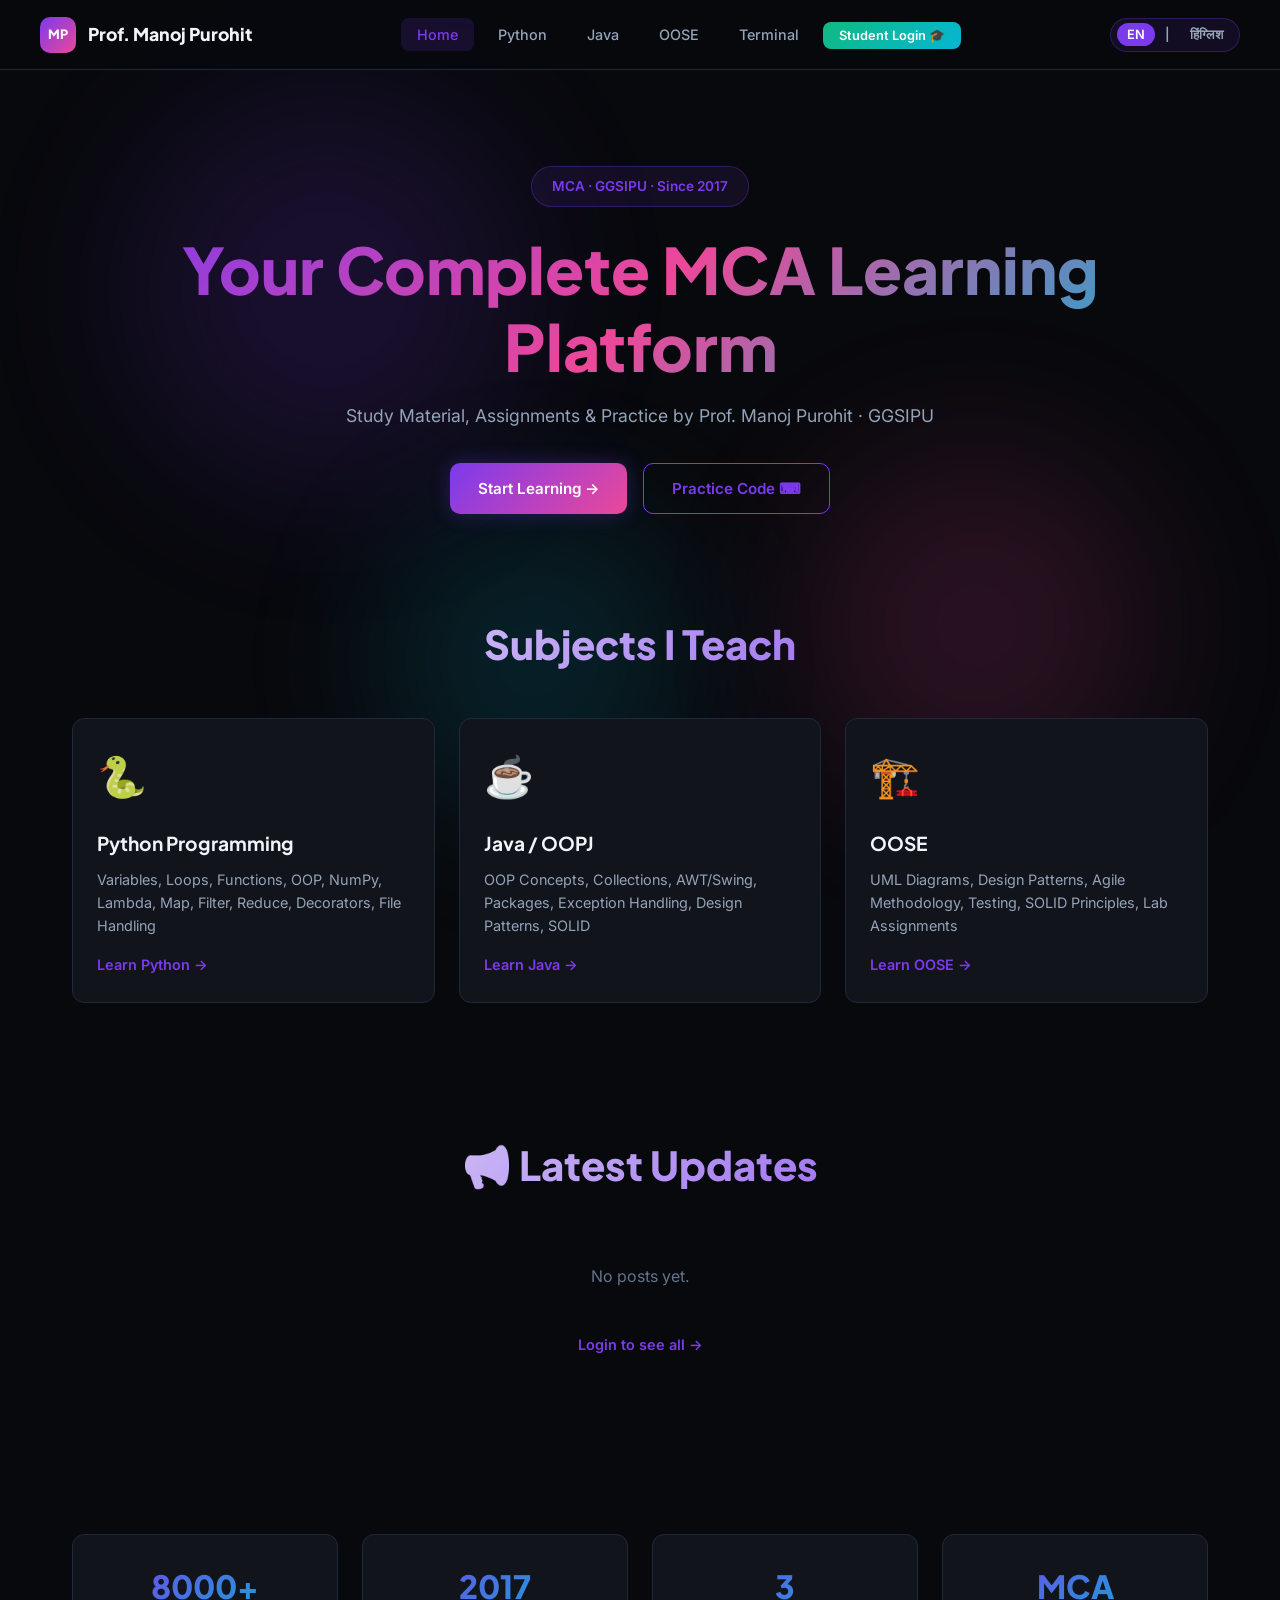
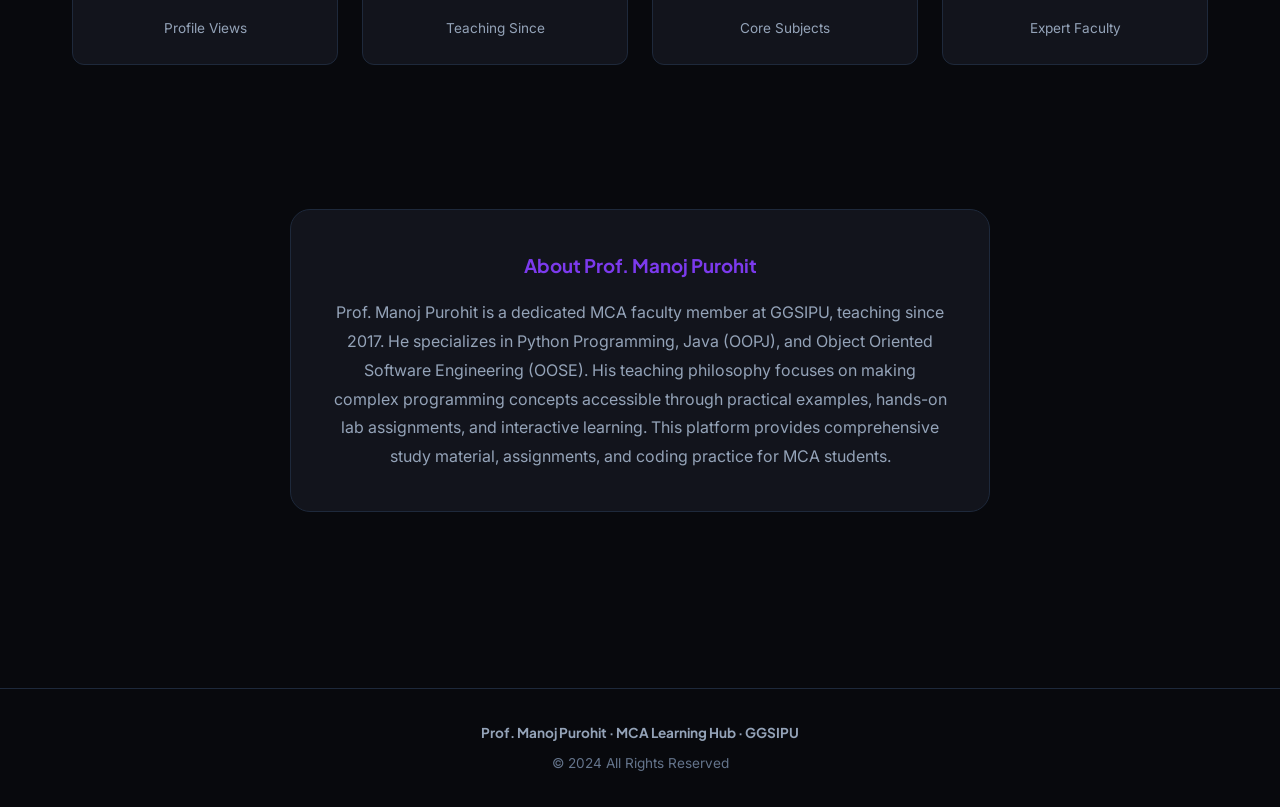
<file: index.html>
<!DOCTYPE html>
<html lang="en">
<head>
    <meta charset="UTF-8">
    <meta name="viewport" content="width=device-width, initial-scale=1.0">
    <title>Prof. Manoj Purohit · MCA Learning Hub · GGSIPU</title>
    <link rel="preconnect" href="https://fonts.googleapis.com">
    <link rel="preconnect" href="https://fonts.gstatic.com" crossorigin>
    <link href="https://fonts.googleapis.com/css2?family=Plus+Jakarta+Sans:wght@400;600;700;800&family=Inter:wght@400;500;600;700&family=JetBrains+Mono:wght@400;500;700&display=swap" rel="stylesheet">
    <link rel="stylesheet" href="style.css">
</head>
<body>
    <!-- Blobs -->
    <div class="blob blob-purple"></div>
    <div class="blob blob-pink"></div>
    <div class="blob blob-cyan"></div>

    <!-- Navbar -->
    <nav class="navbar">
        <div class="nav-container">
            <a href="index.html" class="nav-brand">
                <div class="nav-badge">MP</div>
                <span>Prof. Manoj Purohit</span>
            </a>
            <ul class="nav-links">
                <li><a href="index.html" class="active">Home</a></li>
                <li><a href="python.html">Python</a></li>
                <li><a href="java.html">Java</a></li>
                <li><a href="oose.html">OOSE</a></li>
                <li><a href="terminal.html">Terminal</a></li>
                <li><a href="login.html" class="nav-student-btn">Student Login 🎓</a></li>
            </ul>
            <div class="nav-right">
                <button class="lang-toggle" id="langToggle">
                    <span class="active">EN</span>
                    <span>|</span>
                    <span>हिंग्लिश</span>
                </button>
                <div class="hamburger" id="hamburger">
                    <span></span><span></span><span></span>
                </div>
            </div>
        </div>
    </nav>

    <!-- Mobile Menu -->
    <div class="mobile-menu" id="mobileMenu">
        <a href="index.html" class="active">Home</a>
        <a href="python.html">Python</a>
        <a href="java.html">Java</a>
        <a href="oose.html">OOSE</a>
        <a href="terminal.html">Terminal</a>
        <a href="login.html" class="nav-student-btn">Student Login 🎓</a>
    </div>

    <!-- Main Content -->
    <main class="main-content">
        <!-- Hero -->
        <section class="hero">
            <div class="hero-badge">MCA · GGSIPU · Since 2017</div>
            <h1 data-lang="en">Your Complete MCA Learning Platform</h1>
            <h1 data-lang="hi">Aapka Complete MCA Learning Platform</h1>
            <p class="hero-subtitle" data-lang="en">Study Material, Assignments & Practice by Prof. Manoj Purohit · GGSIPU</p>
            <p class="hero-subtitle" data-lang="hi">Notes, Assignments aur Practice - Prof. Manoj Purohit · GGSIPU</p>
            <div class="hero-buttons">
                <a href="python.html" class="btn btn-primary">Start Learning →</a>
                <a href="terminal.html" class="btn btn-outline">Practice Code ⌨</a>
            </div>
        </section>

        <!-- Subjects Section -->
        <section class="section">
            <h2 class="section-heading" data-lang="en">Subjects I Teach</h2>
            <h2 class="section-heading" data-lang="hi">Jo Subjects Main Padhata Hoon</h2>

            <div class="card-grid">
                <!-- Python -->
                <div class="card green">
                    <div class="card-icon">🐍</div>
                    <div class="card-title">Python Programming</div>
                    <p class="card-desc" data-lang="en">Variables, Loops, Functions, OOP, NumPy, Lambda, Map, Filter, Reduce, Decorators, File Handling</p>
                    <p class="card-desc" data-lang="hi">Variables se leke OOP, NumPy, Lambda, Map, Filter, Reduce, Decorators, File Handling tak sab kuch</p>
                    <a href="python.html" class="card-link">Learn Python →</a>
                </div>

                <!-- Java -->
                <div class="card orange">
                    <div class="card-icon">☕</div>
                    <div class="card-title">Java / OOPJ</div>
                    <p class="card-desc" data-lang="en">OOP Concepts, Collections, AWT/Swing, Packages, Exception Handling, Design Patterns, SOLID</p>
                    <p class="card-desc" data-lang="hi">OOP concepts, Collections, GUI (AWT/Swing), Packages, Exception Handling, Design Patterns, SOLID</p>
                    <a href="java.html" class="card-link">Learn Java →</a>
                </div>

                <!-- OOSE -->
                <div class="card purple">
                    <div class="card-icon">🏗️</div>
                    <div class="card-title">OOSE</div>
                    <p class="card-desc" data-lang="en">UML Diagrams, Design Patterns, Agile Methodology, Testing, SOLID Principles, Lab Assignments</p>
                    <p class="card-desc" data-lang="hi">UML Diagrams, Design Patterns, Agile methodology, Testing, SOLID principles, Lab Assignments</p>
                    <a href="oose.html" class="card-link">Learn OOSE →</a>
                </div>
            </div>
        </section>

        <!-- Latest Updates -->
        <section class="section latest-updates" id="latestUpdates">
            <h2 class="section-heading" data-lang="en">📢 Latest Updates</h2>
            <h2 class="section-heading" data-lang="hi">📢 Latest Updates</h2>
            <div id="latestPostsContainer"></div>
            <p id="noLatestPosts" style="text-align:center;color:var(--text-muted);padding:1.5rem;display:none;">No posts yet.</p>
            <div style="text-align:center;margin-top:1rem;">
                <a href="login.html" style="color:var(--purple);font-weight:600;font-size:.9rem;">Login to see all →</a>
            </div>
        </section>

        <!-- Stats -->
        <section class="section">
            <div class="stats-grid">
                <div class="stat-item">
                    <div class="stat-number">8000+</div>
                    <div class="stat-label">Profile Views</div>
                </div>
                <div class="stat-item">
                    <div class="stat-number">2017</div>
                    <div class="stat-label">Teaching Since</div>
                </div>
                <div class="stat-item">
                    <div class="stat-number">3</div>
                    <div class="stat-label">Core Subjects</div>
                </div>
                <div class="stat-item">
                    <div class="stat-number">MCA</div>
                    <div class="stat-label">Expert Faculty</div>
                </div>
            </div>
        </section>

        <!-- About -->
        <section class="section">
            <div class="about-box">
                <h3>About Prof. Manoj Purohit</h3>
                <p data-lang="en">Prof. Manoj Purohit is a dedicated MCA faculty member at GGSIPU, teaching since 2017. He specializes in Python Programming, Java (OOPJ), and Object Oriented Software Engineering (OOSE). His teaching philosophy focuses on making complex programming concepts accessible through practical examples, hands-on lab assignments, and interactive learning. This platform provides comprehensive study material, assignments, and coding practice for MCA students.</p>
                <p data-lang="hi">Prof. Manoj Purohit GGSIPU mein 2017 se MCA students ko padha rahe hain. Unki specialization Python Programming, Java (OOPJ), aur Object Oriented Software Engineering (OOSE) mein hai. Unka teaching style practical examples, hands-on lab assignments, aur interactive learning pe focused hai. Ye platform MCA students ke liye complete study material, assignments, aur coding practice provide karta hai.</p>
            </div>
        </section>
    </main>

    <!-- Footer -->
    <footer class="footer">
        <div class="footer-brand">Prof. Manoj Purohit · MCA Learning Hub · GGSIPU</div>
        <p>© 2024 All Rights Reserved</p>
    </footer>

    <script>
        // Language Toggle
        const langBtn = document.getElementById('langToggle');
        function updateLangButton() {
            const isHi = document.body.classList.contains('hinglish');
            langBtn.innerHTML = isHi 
                ? '<span>EN</span><span>|</span><span class="active">हिंग्लिश</span>' 
                : '<span class="active">EN</span><span>|</span><span>हिंग्लिश</span>';
        }
        langBtn.addEventListener('click', () => {
            document.body.classList.toggle('hinglish');
            updateLangButton();
            localStorage.setItem('lang', document.body.classList.contains('hinglish') ? 'hi' : 'en');
        });
        if (localStorage.getItem('lang') === 'hi') {
            document.body.classList.add('hinglish');
            updateLangButton();
        }

        // Hamburger
        const hamburger = document.getElementById('hamburger');
        const mobileMenu = document.getElementById('mobileMenu');
        hamburger.addEventListener('click', () => {
            mobileMenu.classList.toggle('open');
        });

        // Latest Posts
        function renderLatestPosts() {
            const posts = JSON.parse(localStorage.getItem('posts') || '[]');
            const container = document.getElementById('latestPostsContainer');
            const noMsg = document.getElementById('noLatestPosts');
            if (!posts.length) { noMsg.style.display = 'block'; container.innerHTML = ''; return; }
            noMsg.style.display = 'none';
            const latest = posts.sort((a,b) => new Date(b.createdOn) - new Date(a.createdOn)).slice(0, 3);
            const catClass = {'Question Paper':'cat-paper','Announcement':'cat-announcement','Notes':'cat-notes','Assignment':'cat-assignment'};
            container.innerHTML = latest.map(p => `
                <div class="post-card">
                    <div class="post-meta">
                        <span class="post-category ${catClass[p.category] || 'cat-announcement'}">${p.category}</span>
                        <span class="post-date">${p.createdOn}</span>
                    </div>
                    <div class="post-title">${p.title}</div>
                </div>
            `).join('');
        }
        renderLatestPosts();
    </script>
</body>
</html>
</file>
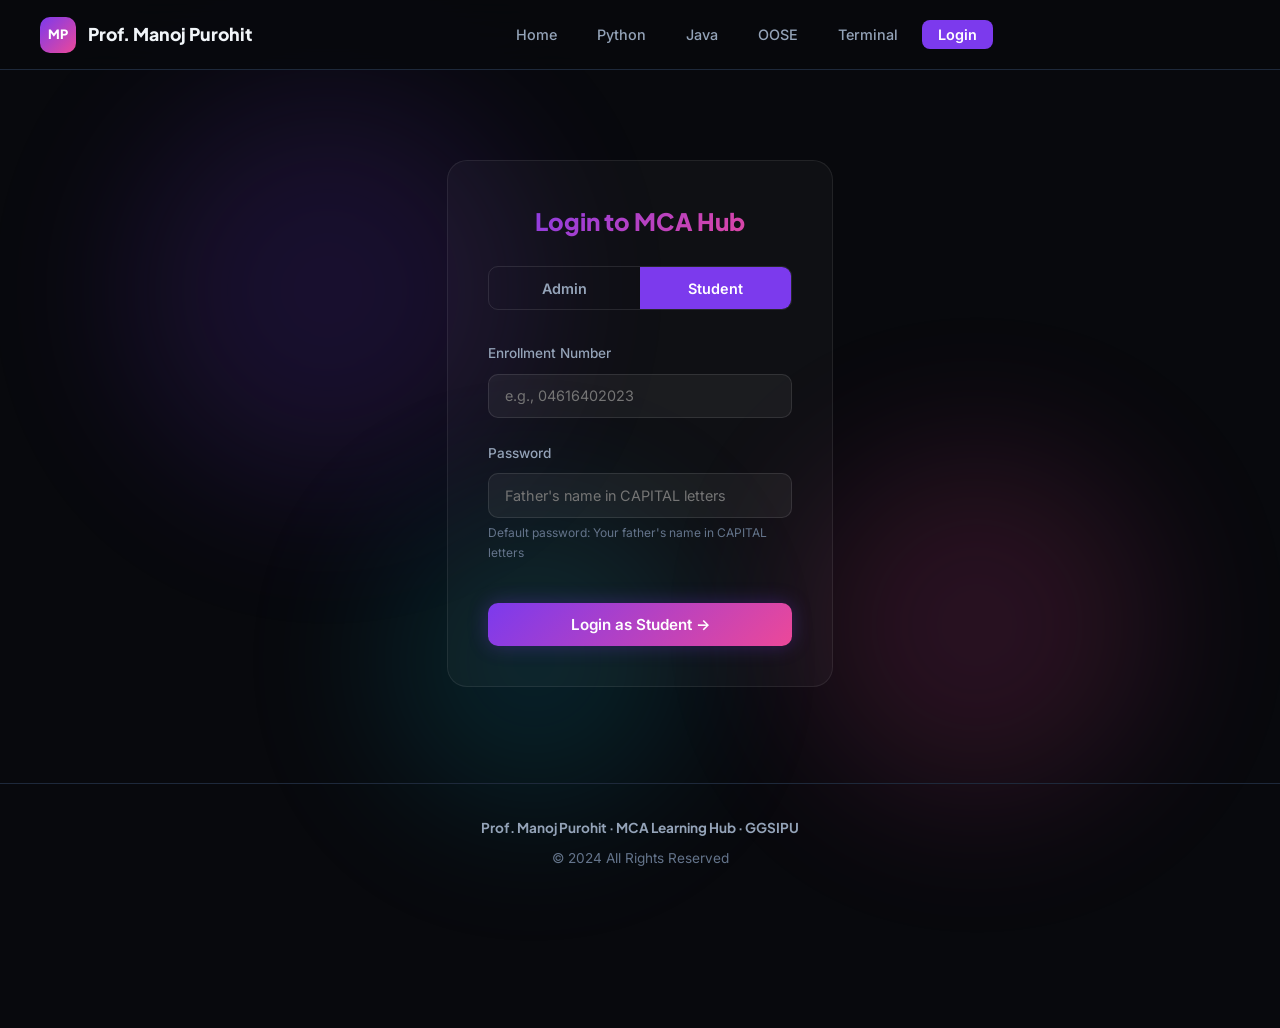
<file: admin.html>
<!DOCTYPE html>
<html lang="en">
<head>
    <meta charset="UTF-8">
    <meta name="viewport" content="width=device-width, initial-scale=1.0">
    <title>Admin Dashboard · MCA Hub · Prof. Manoj Purohit</title>
    <link rel="preconnect" href="https://fonts.googleapis.com">
    <link rel="preconnect" href="https://fonts.gstatic.com" crossorigin>
    <link href="https://fonts.googleapis.com/css2?family=Plus+Jakarta+Sans:wght@400;600;700;800&family=Inter:wght@400;500;600;700&family=JetBrains+Mono:wght@400;500;700&display=swap" rel="stylesheet">
    <link rel="stylesheet" href="style.css">
</head>
<body>
    <!-- Blobs -->
    <div class="blob blob-purple"></div>
    <div class="blob blob-pink"></div>
    <div class="blob blob-cyan"></div>

    <!-- Navbar -->
    <nav class="navbar">
        <div class="nav-container">
            <a href="index.html" class="nav-brand">
                <div class="nav-badge">MP</div>
                <span>Admin Dashboard</span>
            </a>
            <ul class="nav-links">
                <li><a href="index.html">Home</a></li>
                <li><a href="python.html">Python</a></li>
                <li><a href="java.html">Java</a></li>
                <li><a href="oose.html">OOSE</a></li>
                <li><a href="login.html" class="nav-login-btn">Login</a></li>
            </ul>
            <div class="nav-right">
                <button class="logout-btn" onclick="logout()">Logout ✕</button>
                <div class="hamburger" id="hamburger">
                    <span></span><span></span><span></span>
                </div>
            </div>
        </div>
    </nav>

    <!-- Mobile Menu -->
    <div class="mobile-menu" id="mobileMenu">
        <a href="index.html">Home</a>
        <a href="python.html">Python</a>
        <a href="java.html">Java</a>
        <a href="oose.html">OOSE</a>
        <a href="#" onclick="logout()">Logout</a>
    </div>

    <!-- Dashboard -->
    <div class="dashboard">
        <div class="dash-header">
            <div>
                <h2 style="font-family:var(--font-display);background:linear-gradient(135deg,var(--purple),var(--cyan));-webkit-background-clip:text;-webkit-text-fill-color:transparent;">Welcome, Prof. Manoj Purohit</h2>
                <p style="color:var(--text-secondary);font-size:.9rem;">Admin Dashboard · Manage Students & Assignments</p>
            </div>
            <button class="logout-btn" onclick="logout()" style="display:none;" id="logoutDesktop">Logout ✕</button>
        </div>

        <!-- Tabs -->
        <div class="dash-tabs">
            <button class="dash-tab active" onclick="switchDashTab('students')">👥 Manage Students</button>
            <button class="dash-tab" onclick="switchDashTab('assignments')">📝 Assignments</button>
            <button class="dash-tab" onclick="switchDashTab('submissions')">📊 Submissions</button>
            <button class="dash-tab" onclick="switchDashTab('posts')">📢 Posts</button>
            <button class="dash-tab" onclick="switchDashTab('export')">📥 Export Data</button>
        </div>

        <!-- Students Tab -->
        <div class="dash-content" id="tab-students">
            <div class="dash-card">
                <h3 style="margin-bottom:1rem;color:var(--green);">➕ Add Students</h3>
                <p style="color:var(--text-secondary);font-size:.85rem;margin-bottom:1rem;">Enter student details (one per line). Format: <code style="color:var(--cyan);">enrollment,student_name,father_name</code></p>
                <div class="form-group">
                    <textarea id="studentInput" rows="5" placeholder="Enter student details (one per line):&#10;04616402023,Rahul Kumar,Rajesh Kumar&#10;04616402024,Priya Sharma,Vikram Sharma&#10;04616402025,Amit Singh,Suresh Singh"></textarea>
                </div>
                <button class="btn btn-primary" onclick="uploadStudents()">Upload Students</button>
                <span id="studentCount" style="margin-left:1rem;color:var(--text-secondary);font-size:.85rem;"></span>
            </div>

            <div class="dash-card" style="margin-top:1.5rem;">
                <div style="display:flex;justify-content:space-between;align-items:center;margin-bottom:1rem;flex-wrap:wrap;gap:.5rem;">
                    <h3 style="color:var(--cyan);">📋 Student List</h3>
                    <button class="btn btn-outline" style="padding:.5rem 1rem;font-size:.8rem;" onclick="downloadStudentCSV()">Download Excel (CSV) ↓</button>
                </div>
                <div style="overflow-x:auto;">
                    <table class="data-table" id="studentTable">
                        <thead>
                            <tr>
                                <th>S.No</th>
                                <th>Enrollment</th>
                                <th>Name</th>
                                <th>Father's Name</th>
                                <th>Password</th>
                                <th>Added On</th>
                                <th>Action</th>
                            </tr>
                        </thead>
                        <tbody></tbody>
                    </table>
                </div>
                <p id="noStudents" style="text-align:center;color:var(--text-muted);padding:2rem;display:none;">No students added yet.</p>
            </div>
        </div>

        <!-- Assignments Tab -->
        <div class="dash-content" id="tab-assignments" style="display:none;">
            <div class="dash-card">
                <h3 style="margin-bottom:1rem;color:var(--orange);">📝 Create New Assignment</h3>
                <div class="form-group">
                    <label>Assignment Title</label>
                    <input type="text" id="asgnTitle" placeholder="e.g., Python OOP Assignment">
                </div>
                <div class="form-group">
                    <label>Subject</label>
                    <select id="asgnSubject">
                        <option value="Python">Python</option>
                        <option value="Java">Java</option>
                        <option value="OOSE">OOSE</option>
                    </select>
                </div>
                <div class="form-group">
                    <label>Description</label>
                    <textarea id="asgnDesc" rows="3" placeholder="Describe the assignment..."></textarea>
                </div>
                <div style="display:grid;grid-template-columns:1fr 1fr;gap:1rem;">
                    <div class="form-group">
                        <label>Due Date</label>
                        <input type="date" id="asgnDue">
                    </div>
                    <div class="form-group">
                        <label>Max Marks</label>
                        <input type="number" id="asgnMarks" value="10" min="1" max="100">
                    </div>
                </div>
                <button class="btn btn-primary" onclick="createAssignment()">Create Assignment ✓</button>
            </div>

            <div class="dash-card" style="margin-top:1.5rem;">
                <h3 style="margin-bottom:1rem;color:var(--purple);">📚 All Assignments</h3>
                <div id="assignmentList"></div>
                <p id="noAssignments" style="text-align:center;color:var(--text-muted);padding:2rem;display:none;">No assignments created yet.</p>
            </div>
        </div>

        <!-- Submissions Tab -->
        <div class="dash-content" id="tab-submissions" style="display:none;">
            <div class="dash-card">
                <h3 style="margin-bottom:1rem;color:var(--pink);">📊 View Submissions</h3>
                <div class="form-group">
                    <label>Select Assignment</label>
                    <select id="submissionAssignment" onchange="loadSubmissions()">
                        <option value="">-- Select Assignment --</option>
                    </select>
                </div>
            </div>

            <div id="submissionStats" class="summary-grid" style="display:none;margin-top:1rem;"></div>

            <div class="dash-card" style="margin-top:1rem;" id="submissionTableCard" >
                <div style="display:flex;justify-content:space-between;align-items:center;margin-bottom:1rem;flex-wrap:wrap;gap:.5rem;">
                    <h4 style="color:var(--cyan);">Submission Details</h4>
                    <button class="btn btn-outline" style="padding:.5rem 1rem;font-size:.8rem;" onclick="downloadSubmissionsCSV()">Download CSV ↓</button>
                </div>
                <div style="overflow-x:auto;">
                    <table class="data-table" id="submissionTable">
                        <thead>
                            <tr>
                                <th>S.No</th>
                                <th>Enrollment</th>
                                <th>Student Name</th>
                                <th>Submitted</th>
                                <th>Content</th>
                                <th>Marks</th>
                                <th>Status</th>
                                <th>Action</th>
                            </tr>
                        </thead>
                        <tbody></tbody>
                    </table>
                </div>
                <p id="noSubmissions" style="text-align:center;color:var(--text-muted);padding:2rem;">Select an assignment to view submissions.</p>
            </div>
        </div>

        <!-- Posts Tab -->
        <div class="dash-content" id="tab-posts" style="display:none;">
            <div class="dash-card">
                <h3 style="margin-bottom:1rem;color:var(--cyan);">📢 Create New Post</h3>
                <div class="form-group">
                    <label>Title</label>
                    <input type="text" id="postTitle" placeholder="e.g., Python End Term 2023 Question Paper">
                </div>
                <div class="form-group">
                    <label>Category</label>
                    <select id="postCategory">
                        <option value="Question Paper">Question Paper</option>
                        <option value="Announcement">Announcement</option>
                        <option value="Notes">Notes</option>
                        <option value="Assignment">Assignment</option>
                    </select>
                </div>
                <div class="form-group">
                    <label>Content (supports HTML)</label>
                    <textarea id="postContent" rows="5" placeholder="Write the content here..."></textarea>
                </div>
                <div class="form-group">
                    <label>Image URL (optional)</label>
                    <input type="text" id="postImageUrl" placeholder="https://example.com/image.jpg">
                </div>
                <button class="btn btn-primary" onclick="createPost()">Publish Post ✓</button>
                <span id="postMsg" style="margin-left:1rem;color:var(--green);font-size:.85rem;"></span>
            </div>

            <div class="dash-card" style="margin-top:1.5rem;">
                <h3 style="margin-bottom:1rem;color:var(--purple);">📋 All Posts</h3>
                <div id="postsList"></div>
                <p id="noPosts" style="text-align:center;color:var(--text-muted);padding:2rem;display:none;">No posts created yet.</p>
            </div>
        </div>

        <!-- Export Tab (original) -->
        <div class="dash-content" id="tab-export" style="display:none;">
            <div class="dash-card">
                <h3 style="margin-bottom:1.5rem;color:var(--yellow);">📥 Export & Download Data</h3>
                <div style="display:grid;gap:1rem;">
                    <div class="asgn-card">
                        <h4 style="margin-bottom:.5rem;">Student Data</h4>
                        <p style="color:var(--text-secondary);font-size:.85rem;margin-bottom:1rem;">Download complete student list with enrollment, name, father's name and password info.</p>
                        <button class="btn btn-primary" style="padding:.6rem 1.2rem;font-size:.85rem;" onclick="downloadStudentCSV()">Download Student List (CSV) ↓</button>
                    </div>
                    <div class="asgn-card">
                        <h4 style="margin-bottom:.5rem;">Assignment Submissions</h4>
                        <p style="color:var(--text-secondary);font-size:.85rem;margin-bottom:1rem;">Download all submissions for a specific assignment.</p>
                        <div class="form-group" style="margin-bottom:1rem;">
                            <select id="exportAssignment">
                                <option value="">-- Select Assignment --</option>
                            </select>
                        </div>
                        <button class="btn btn-primary" style="padding:.6rem 1.2rem;font-size:.85rem;" onclick="downloadSubmissionsCSVExport()">Download Submissions (CSV) ↓</button>
                    </div>
                    <div class="asgn-card">
                        <h4 style="margin-bottom:.5rem;">All Assignments</h4>
                        <p style="color:var(--text-secondary);font-size:.85rem;margin-bottom:1rem;">Download list of all assignments with details.</p>
                        <button class="btn btn-primary" style="padding:.6rem 1.2rem;font-size:.85rem;" onclick="downloadAssignmentsCSV()">Download Assignments (CSV) ↓</button>
                    </div>
                </div>
            </div>
        </div>
    </div>

    <!-- Footer -->
    <footer class="footer">
        <div class="footer-brand">Prof. Manoj Purohit · MCA Learning Hub · GGSIPU</div>
        <p>© 2024 All Rights Reserved</p>
    </footer>

    <script>
        // === PROTECTION ===
        (function() {
            const role = sessionStorage.getItem('role');
            if (role !== 'admin') {
                window.location.href = 'login.html';
                return;
            }
        })();

        // === DEMO DATA (only on first visit) ===
        function initDemoData() {
            if (!localStorage.getItem('demoInitialized')) {
                const students = [
                    {enrollment: "04616402023", name: "Rahul Kumar", fatherName: "Rajesh Kumar", customPassword: null, addedOn: "2024-01-15"},
                    {enrollment: "04616402024", name: "Priya Sharma", fatherName: "Vikram Sharma", customPassword: null, addedOn: "2024-01-15"},
                    {enrollment: "04616402025", name: "Amit Singh", fatherName: "Suresh Singh", customPassword: null, addedOn: "2024-01-16"},
                    {enrollment: "04616402026", name: "Neha Gupta", fatherName: "Arun Gupta", customPassword: null, addedOn: "2024-01-16"},
                    {enrollment: "04616402027", name: "Rohan Verma", fatherName: "Dinesh Verma", customPassword: null, addedOn: "2024-01-17"}
                ];

                const assignments = [
                    {
                        id: "asgn_1",
                        title: "Python OOP Assignment",
                        subject: "Python",
                        description: "Create a Student Management System using classes and inheritance. Implement add, delete, search and display operations.",
                        dueDate: "2024-02-15",
                        maxMarks: 10,
                        createdOn: "2024-01-10"
                    },
                    {
                        id: "asgn_2",
                        title: "Java Collections Framework",
                        subject: "Java",
                        description: "Implement a Library Management System using ArrayList, HashMap, and TreeSet. Handle book issue/return.",
                        dueDate: "2024-02-20",
                        maxMarks: 10,
                        createdOn: "2024-01-12"
                    }
                ];

                const submissions = [
                    {
                        id: "sub_1",
                        assignmentId: "asgn_1",
                        enrollment: "04616402023",
                        studentName: "Rahul Kumar",
                        submittedOn: "2024-02-10",
                        content: "class Student:\n    def __init__(self, name, roll):\n        self.name = name\n        self.roll = roll\n\nclass StudentMS(Student):\n    students = []\n    def add(self, s):\n        self.students.append(s)\n    def search(self, roll):\n        return next((s for s in self.students if s.roll == roll), None)",
                        marks: 8,
                        status: "graded"
                    },
                    {
                        id: "sub_2",
                        assignmentId: "asgn_1",
                        enrollment: "04616402024",
                        studentName: "Priya Sharma",
                        submittedOn: "2024-02-12",
                        content: "class Student:\n    def __init__(self, name, enrollment):\n        self.name = name\n        self.enrollment = enrollment\n\nclass Management:\n    def __init__(self):\n        self.students = []\n    def add_student(self, student):\n        self.students.append(student)\n    def display_all(self):\n        for s in self.students:\n            print(f'{s.name} - {s.enrollment}')",
                        marks: null,
                        status: "submitted"
                    },
                    {
                        id: "sub_3",
                        assignmentId: "asgn_2",
                        enrollment: "04616402025",
                        studentName: "Amit Singh",
                        submittedOn: "2024-02-22",
                        content: "import java.util.*;\npublic class Library {\n    HashMap<String, String> books = new HashMap<>();\n    public void addBook(String id, String title) {\n        books.put(id, title);\n    }\n    public void issueBook(String id) {\n        if(books.containsKey(id)) {\n            System.out.println(\"Book issued: \" + books.get(id));\n        }\n    }\n}",
                        marks: null,
                        status: "late"
                    }
                ];

                localStorage.setItem('students', JSON.stringify(students));
                localStorage.setItem('assignments', JSON.stringify(assignments));
                localStorage.setItem('submissions', JSON.stringify(submissions));
                localStorage.setItem('demoInitialized', 'true');
            }

            // Demo posts (independent of demoInitialized)
            if (!localStorage.getItem('posts')) {
                localStorage.setItem('posts', JSON.stringify([
                    {id:"post_1",title:"Python End Term 2023 - Question Paper",content:"Students, here is the Python End Term 2023 question paper. Prepare all units thoroughly.",imageUrl:"",category:"Question Paper",createdOn:"2024-12-01",createdBy:"Prof. Manoj Purohit"},
                    {id:"post_2",title:"OOSE Assignment Due Date Extended",content:"The OOSE UML assignment deadline has been extended to next Friday. Submit on time.",imageUrl:"",category:"Announcement",createdOn:"2024-12-05",createdBy:"Prof. Manoj Purohit"}
                ]));
            }
        }
        initDemoData();

        // === TAB SWITCHING ===
        function switchDashTab(tab) {
            document.querySelectorAll('.dash-tab').forEach(t => t.classList.remove('active'));
            document.querySelectorAll('.dash-content').forEach(c => c.style.display = 'none');
            event.target.classList.add('active');
            document.getElementById('tab-' + tab).style.display = 'block';
            
            if (tab === 'students') renderStudents();
            if (tab === 'assignments') renderAssignments();
            if (tab === 'submissions') populateAssignmentDropdowns();
            if (tab === 'posts') renderPosts();
            if (tab === 'export') populateAssignmentDropdowns();
        }

        // === STUDENTS ===
        function getStudents() {
            return JSON.parse(localStorage.getItem('students') || '[]');
        }

        function saveStudents(students) {
            localStorage.setItem('students', JSON.stringify(students));
        }

        function uploadStudents() {
            const input = document.getElementById('studentInput').value.trim();
            if (!input) return;
            
            const lines = input.split('\n').filter(l => l.trim());
            const students = getStudents();
            let added = 0;
            
            lines.forEach(line => {
                const parts = line.split(',').map(s => s.trim());
                if (parts.length >= 3) {
                    const [enrollment, name, fatherName] = parts;
                    if (enrollment && !students.find(s => s.enrollment === enrollment)) {
                        students.push({
                            enrollment,
                            name,
                            fatherName,
                            customPassword: null,
                            addedOn: new Date().toISOString().split('T')[0]
                        });
                        added++;
                    }
                } else if (parts.length === 2) {
                    // Backward compatible: enrollment,name (no father name)
                    const [enrollment, name] = parts;
                    if (enrollment && !students.find(s => s.enrollment === enrollment)) {
                        students.push({
                            enrollment,
                            name,
                            fatherName: '',
                            customPassword: null,
                            addedOn: new Date().toISOString().split('T')[0]
                        });
                        added++;
                    }
                }
            });
            
            saveStudents(students);
            document.getElementById('studentInput').value = '';
            document.getElementById('studentCount').textContent = `✓ ${added} student(s) added. Total: ${students.length}`;
            renderStudents();
            setTimeout(() => document.getElementById('studentCount').textContent = '', 3000);
        }

        function renderStudents() {
            const students = getStudents();
            const tbody = document.querySelector('#studentTable tbody');
            const noMsg = document.getElementById('noStudents');
            
            if (students.length === 0) {
                tbody.innerHTML = '';
                noMsg.style.display = 'block';
                return;
            }
            
            noMsg.style.display = 'none';
            tbody.innerHTML = students.map((s, i) => {
                const hasCustomPwd = s.customPassword ? true : false;
                const pwdBadge = hasCustomPwd ? ' <span style="background:rgba(245,158,11,.15);color:var(--yellow);padding:.1rem .4rem;border-radius:4px;font-size:.65rem;font-weight:600;">(Changed)</span>' : '';
                return `
                <tr>
                    <td>${i + 1}</td>
                    <td><code style="color:var(--cyan);font-family:var(--font-mono);font-size:.8rem;">${s.enrollment}</code></td>
                    <td>${s.name}</td>
                    <td style="color:var(--text-secondary);font-size:.85rem;">${s.fatherName || '-'}</td>
                    <td>
                        <span class="password-mask" id="pwd-${i}" style="cursor:pointer;color:var(--text-muted);" onclick="togglePwd(${i})">••••••••</span>${pwdBadge}
                    </td>
                    <td style="color:var(--text-muted);font-size:.8rem;">${s.addedOn}</td>
                    <td><button style="color:#ef4444;background:rgba(239,68,68,.1);border:1px solid rgba(239,68,68,.2);padding:.3rem .6rem;border-radius:6px;font-size:.75rem;cursor:pointer;" onclick="deleteStudent('${s.enrollment}')">Delete</button></td>
                </tr>
            `}).join('');
        }

        function togglePwd(index) {
            const students = getStudents();
            const s = students[index];
            const el = document.getElementById('pwd-' + index);
            if (el.textContent === '••••••••') {
                // Show actual password
                if (s.customPassword) {
                    el.textContent = s.customPassword;
                } else {
                    el.textContent = s.fatherName ? s.fatherName.toUpperCase() : 'N/A';
                }
                el.style.color = 'var(--green)';
                el.style.fontFamily = 'var(--font-mono)';
            } else {
                el.textContent = '••••••••';
                el.style.color = 'var(--text-muted)';
                el.style.fontFamily = 'inherit';
            }
        }

        function deleteStudent(enrollment) {
            if (!confirm('Delete student ' + enrollment + '?')) return;
            let students = getStudents();
            students = students.filter(s => s.enrollment !== enrollment);
            saveStudents(students);
            renderStudents();
        }

        // === ASSIGNMENTS ===
        function getAssignments() {
            return JSON.parse(localStorage.getItem('assignments') || '[]');
        }

        function saveAssignments(assignments) {
            localStorage.setItem('assignments', JSON.stringify(assignments));
        }

        function createAssignment() {
            const title = document.getElementById('asgnTitle').value.trim();
            const subject = document.getElementById('asgnSubject').value;
            const description = document.getElementById('asgnDesc').value.trim();
            const dueDate = document.getElementById('asgnDue').value;
            const maxMarks = parseInt(document.getElementById('asgnMarks').value) || 10;

            if (!title || !dueDate) {
                alert('Please fill in Title and Due Date.');
                return;
            }

            const assignments = getAssignments();
            assignments.push({
                id: 'asgn_' + Date.now(),
                title,
                subject,
                description,
                dueDate,
                maxMarks,
                createdOn: new Date().toISOString().split('T')[0]
            });
            saveAssignments(assignments);

            // Clear form
            document.getElementById('asgnTitle').value = '';
            document.getElementById('asgnDesc').value = '';
            document.getElementById('asgnDue').value = '';
            document.getElementById('asgnMarks').value = '10';

            renderAssignments();
        }

        function renderAssignments() {
            const assignments = getAssignments();
            const submissions = JSON.parse(localStorage.getItem('submissions') || '[]');
            const container = document.getElementById('assignmentList');
            const noMsg = document.getElementById('noAssignments');

            if (assignments.length === 0) {
                container.innerHTML = '';
                noMsg.style.display = 'block';
                return;
            }

            noMsg.style.display = 'none';
            container.innerHTML = assignments.map(a => {
                const subCount = submissions.filter(s => s.assignmentId === a.id).length;
                const subjectClass = a.subject.toLowerCase();
                return `
                    <div class="asgn-card">
                        <div style="display:flex;justify-content:space-between;align-items:flex-start;flex-wrap:wrap;gap:.5rem;">
                            <div>
                                <span class="subject-badge ${subjectClass}">${a.subject}</span>
                                <h4 style="margin-top:.5rem;">${a.title}</h4>
                                <p style="color:var(--text-secondary);font-size:.8rem;margin-top:.3rem;">${a.description || 'No description'}</p>
                            </div>
                            <div style="text-align:right;">
                                <div style="color:var(--text-muted);font-size:.75rem;">Due: ${a.dueDate}</div>
                                <div style="color:var(--cyan);font-size:.8rem;margin-top:.25rem;">Marks: ${a.maxMarks} | Submissions: ${subCount}</div>
                            </div>
                        </div>
                        <div style="margin-top:1rem;display:flex;gap:.5rem;flex-wrap:wrap;">
                            <button class="btn btn-outline" style="padding:.4rem .8rem;font-size:.75rem;" onclick="viewSubmissionsFor('${a.id}')">View Submissions</button>
                            <button style="color:#ef4444;background:rgba(239,68,68,.1);border:1px solid rgba(239,68,68,.2);padding:.4rem .8rem;border-radius:6px;font-size:.75rem;cursor:pointer;" onclick="deleteAssignment('${a.id}')">Delete</button>
                        </div>
                    </div>
                `;
            }).join('');
        }

        function deleteAssignment(id) {
            if (!confirm('Delete this assignment and all its submissions?')) return;
            let assignments = getAssignments();
            assignments = assignments.filter(a => a.id !== id);
            saveAssignments(assignments);

            let submissions = JSON.parse(localStorage.getItem('submissions') || '[]');
            submissions = submissions.filter(s => s.assignmentId !== id);
            localStorage.setItem('submissions', JSON.stringify(submissions));

            renderAssignments();
        }

        function viewSubmissionsFor(id) {
            // Switch to submissions tab
            document.querySelectorAll('.dash-tab').forEach(t => t.classList.remove('active'));
            document.querySelectorAll('.dash-content').forEach(c => c.style.display = 'none');
            document.querySelectorAll('.dash-tab')[2].classList.add('active');
            document.getElementById('tab-submissions').style.display = 'block';
            populateAssignmentDropdowns();
            document.getElementById('submissionAssignment').value = id;
            loadSubmissions();
        }

        // === SUBMISSIONS ===
        function populateAssignmentDropdowns() {
            const assignments = getAssignments();
            const options = '<option value="">-- Select Assignment --</option>' + 
                assignments.map(a => `<option value="${a.id}">${a.title} (${a.subject})</option>`).join('');
            
            document.getElementById('submissionAssignment').innerHTML = options;
            if (document.getElementById('exportAssignment')) {
                document.getElementById('exportAssignment').innerHTML = options;
            }
        }

        function loadSubmissions() {
            const asgnId = document.getElementById('submissionAssignment').value;
            const tbody = document.querySelector('#submissionTable tbody');
            const noMsg = document.getElementById('noSubmissions');
            const statsEl = document.getElementById('submissionStats');

            if (!asgnId) {
                tbody.innerHTML = '';
                noMsg.style.display = 'block';
                noMsg.textContent = 'Select an assignment to view submissions.';
                statsEl.style.display = 'none';
                return;
            }

            const submissions = JSON.parse(localStorage.getItem('submissions') || '[]');
            const students = getStudents();
            const assignment = getAssignments().find(a => a.id === asgnId);
            const asgnSubs = submissions.filter(s => s.assignmentId === asgnId);

            // Stats
            const totalStudents = students.length;
            const submitted = asgnSubs.length;
            const pending = totalStudents - submitted;
            const graded = asgnSubs.filter(s => s.status === 'graded');
            const avgMarks = graded.length > 0 ? (graded.reduce((sum, s) => sum + (s.marks || 0), 0) / graded.length).toFixed(1) : '-';

            statsEl.style.display = 'grid';
            statsEl.innerHTML = `
                <div class="summary-item"><div class="num">${totalStudents}</div><div class="lbl">Total Students</div></div>
                <div class="summary-item"><div class="num">${submitted}</div><div class="lbl">Submitted</div></div>
                <div class="summary-item"><div class="num">${pending}</div><div class="lbl">Pending</div></div>
                <div class="summary-item"><div class="num">${avgMarks}</div><div class="lbl">Avg Marks</div></div>
            `;

            if (asgnSubs.length === 0) {
                tbody.innerHTML = '';
                noMsg.style.display = 'block';
                noMsg.textContent = 'No submissions for this assignment yet.';
                return;
            }

            noMsg.style.display = 'none';
            tbody.innerHTML = asgnSubs.map((s, i) => {
                const statusBadge = s.status === 'graded' ? 'badge-graded' : s.status === 'late' ? 'badge-late' : 'badge-submitted';
                const statusText = s.status === 'graded' ? `Graded: ${s.marks}/${assignment.maxMarks}` : s.status.charAt(0).toUpperCase() + s.status.slice(1);
                return `
                    <tr>
                        <td>${i + 1}</td>
                        <td><code style="font-size:.8rem;color:var(--cyan);">${s.enrollment}</code></td>
                        <td>${s.studentName}</td>
                        <td style="font-size:.8rem;">${s.submittedOn}</td>
                        <td><button style="background:rgba(124,58,237,.1);border:1px solid rgba(124,58,237,.2);color:var(--purple);padding:.2rem .5rem;border-radius:4px;font-size:.7rem;cursor:pointer;" onclick="alert('${s.content.replace(/'/g, "\\'").replace(/\n/g, "\\n")}')">View</button></td>
                        <td><input type="number" min="0" max="${assignment.maxMarks}" value="${s.marks || ''}" style="width:50px;padding:.3rem;border-radius:4px;background:rgba(255,255,255,.05);border:1px solid rgba(255,255,255,.1);color:#e2e8f0;font-size:.8rem;" id="marks-${s.id}"></td>
                        <td><span class="${statusBadge}">${statusText}</span></td>
                        <td><button style="background:rgba(16,185,129,.1);border:1px solid rgba(16,185,129,.2);color:var(--green);padding:.3rem .6rem;border-radius:4px;font-size:.7rem;cursor:pointer;" onclick="giveMarks('${s.id}', '${asgnId}')">Give Marks</button></td>
                    </tr>
                `;
            }).join('');
        }

        function giveMarks(subId, asgnId) {
            const marksInput = document.getElementById('marks-' + subId);
            const marks = parseInt(marksInput.value);
            const assignment = getAssignments().find(a => a.id === asgnId);

            if (isNaN(marks) || marks < 0 || marks > assignment.maxMarks) {
                alert('Please enter valid marks (0-' + assignment.maxMarks + ')');
                return;
            }

            let submissions = JSON.parse(localStorage.getItem('submissions') || '[]');
            const sub = submissions.find(s => s.id === subId);
            if (sub) {
                sub.marks = marks;
                sub.status = 'graded';
                localStorage.setItem('submissions', JSON.stringify(submissions));
                loadSubmissions();
            }
        }

        // === CSV DOWNLOADS ===
        function downloadCSV(data, filename) {
            const csv = data.map(row => row.map(cell => `"${String(cell).replace(/"/g, '""')}"`).join(',')).join('\n');
            const blob = new Blob([csv], {type: 'text/csv'});
            const url = URL.createObjectURL(blob);
            const a = document.createElement('a');
            a.href = url;
            a.download = filename;
            a.click();
            URL.revokeObjectURL(url);
        }

        function downloadStudentCSV() {
            const students = getStudents();
            const data = [['S.No', 'Enrollment', 'Name', 'Father Name', 'Password', 'Password Changed', 'Added On']];
            students.forEach((s, i) => {
                const pwd = s.customPassword ? s.customPassword : (s.fatherName ? s.fatherName.toUpperCase() : 'N/A');
                const changed = s.customPassword ? 'Yes' : 'No';
                data.push([i + 1, s.enrollment, s.name, s.fatherName || '', pwd, changed, s.addedOn]);
            });
            downloadCSV(data, 'students_list.csv');
        }

        function downloadSubmissionsCSV() {
            const asgnId = document.getElementById('submissionAssignment').value;
            if (!asgnId) { alert('Select an assignment first.'); return; }
            exportSubmissionsForAssignment(asgnId);
        }

        function downloadSubmissionsCSVExport() {
            const asgnId = document.getElementById('exportAssignment').value;
            if (!asgnId) { alert('Select an assignment first.'); return; }
            exportSubmissionsForAssignment(asgnId);
        }

        function exportSubmissionsForAssignment(asgnId) {
            const submissions = JSON.parse(localStorage.getItem('submissions') || '[]');
            const assignment = getAssignments().find(a => a.id === asgnId);
            const asgnSubs = submissions.filter(s => s.assignmentId === asgnId);
            const data = [['S.No', 'Enrollment', 'Student Name', 'Submitted On', 'Marks', 'Status', 'Content']];
            asgnSubs.forEach((s, i) => {
                data.push([i + 1, s.enrollment, s.studentName, s.submittedOn, s.marks || 'N/A', s.status, s.content.substring(0, 200)]);
            });
            downloadCSV(data, `submissions_${assignment ? assignment.title.replace(/\s+/g, '_') : 'export'}.csv`);
        }

        function downloadAssignmentsCSV() {
            const assignments = getAssignments();
            const data = [['S.No', 'Title', 'Subject', 'Due Date', 'Max Marks', 'Created On', 'Description']];
            assignments.forEach((a, i) => {
                data.push([i + 1, a.title, a.subject, a.dueDate, a.maxMarks, a.createdOn, a.description]);
            });
            downloadCSV(data, 'assignments_list.csv');
        }

        // === POSTS ===
        function getPosts() {
            return JSON.parse(localStorage.getItem('posts') || '[]');
        }

        function savePosts(posts) {
            localStorage.setItem('posts', JSON.stringify(posts));
        }

        function createPost() {
            const title = document.getElementById('postTitle').value.trim();
            const content = document.getElementById('postContent').value.trim();
            const imageUrl = document.getElementById('postImageUrl').value.trim();
            const category = document.getElementById('postCategory').value;

            if (!title || !content) {
                alert('Please fill in Title and Content.');
                return;
            }

            const posts = getPosts();
            posts.unshift({
                id: 'post_' + Date.now(),
                title,
                content,
                imageUrl: imageUrl || '',
                category,
                createdOn: new Date().toISOString().split('T')[0],
                createdBy: 'Prof. Manoj Purohit'
            });
            savePosts(posts);

            document.getElementById('postTitle').value = '';
            document.getElementById('postContent').value = '';
            document.getElementById('postImageUrl').value = '';
            document.getElementById('postMsg').textContent = '✓ Post published!';
            setTimeout(() => document.getElementById('postMsg').textContent = '', 3000);
            renderPosts();
        }

        function renderPosts() {
            const posts = getPosts();
            const container = document.getElementById('postsList');
            const noMsg = document.getElementById('noPosts');

            if (posts.length === 0) {
                container.innerHTML = '';
                noMsg.style.display = 'block';
                return;
            }

            noMsg.style.display = 'none';
            const catClass = {'Question Paper':'cat-paper','Announcement':'cat-announcement','Notes':'cat-notes','Assignment':'cat-assignment'};
            container.innerHTML = posts.map(p => `
                <div class="post-card">
                    <div class="post-meta">
                        <span class="post-category ${catClass[p.category] || 'cat-announcement'}">${p.category}</span>
                        <span class="post-date">${p.createdOn} · ${p.createdBy}</span>
                    </div>
                    <div class="post-title">${p.title}</div>
                    <div class="post-content">${p.content}</div>
                    ${p.imageUrl ? `<img src="${p.imageUrl}" alt="${p.title}" onclick="window.open('${p.imageUrl}','_blank')">` : ''}
                    <button style="margin-top:1rem;color:#ef4444;background:rgba(239,68,68,.1);border:1px solid rgba(239,68,68,.2);padding:.4rem .8rem;border-radius:6px;font-size:.75rem;cursor:pointer;" onclick="deletePost('${p.id}')">Delete Post</button>
                </div>
            `).join('');
        }

        function deletePost(id) {
            if (!confirm('Delete this post?')) return;
            let posts = getPosts();
            posts = posts.filter(p => p.id !== id);
            savePosts(posts);
            renderPosts();
        }

        // === LOGOUT ===
        function logout() {
            sessionStorage.clear();
            window.location.href = 'login.html';
        }

        // === INIT ===
        renderStudents();
        renderAssignments();
        populateAssignmentDropdowns();

        // Hamburger
        document.getElementById('hamburger').addEventListener('click', () => {
            document.getElementById('mobileMenu').classList.toggle('open');
        });
    </script>
</body>
</html>
</file>
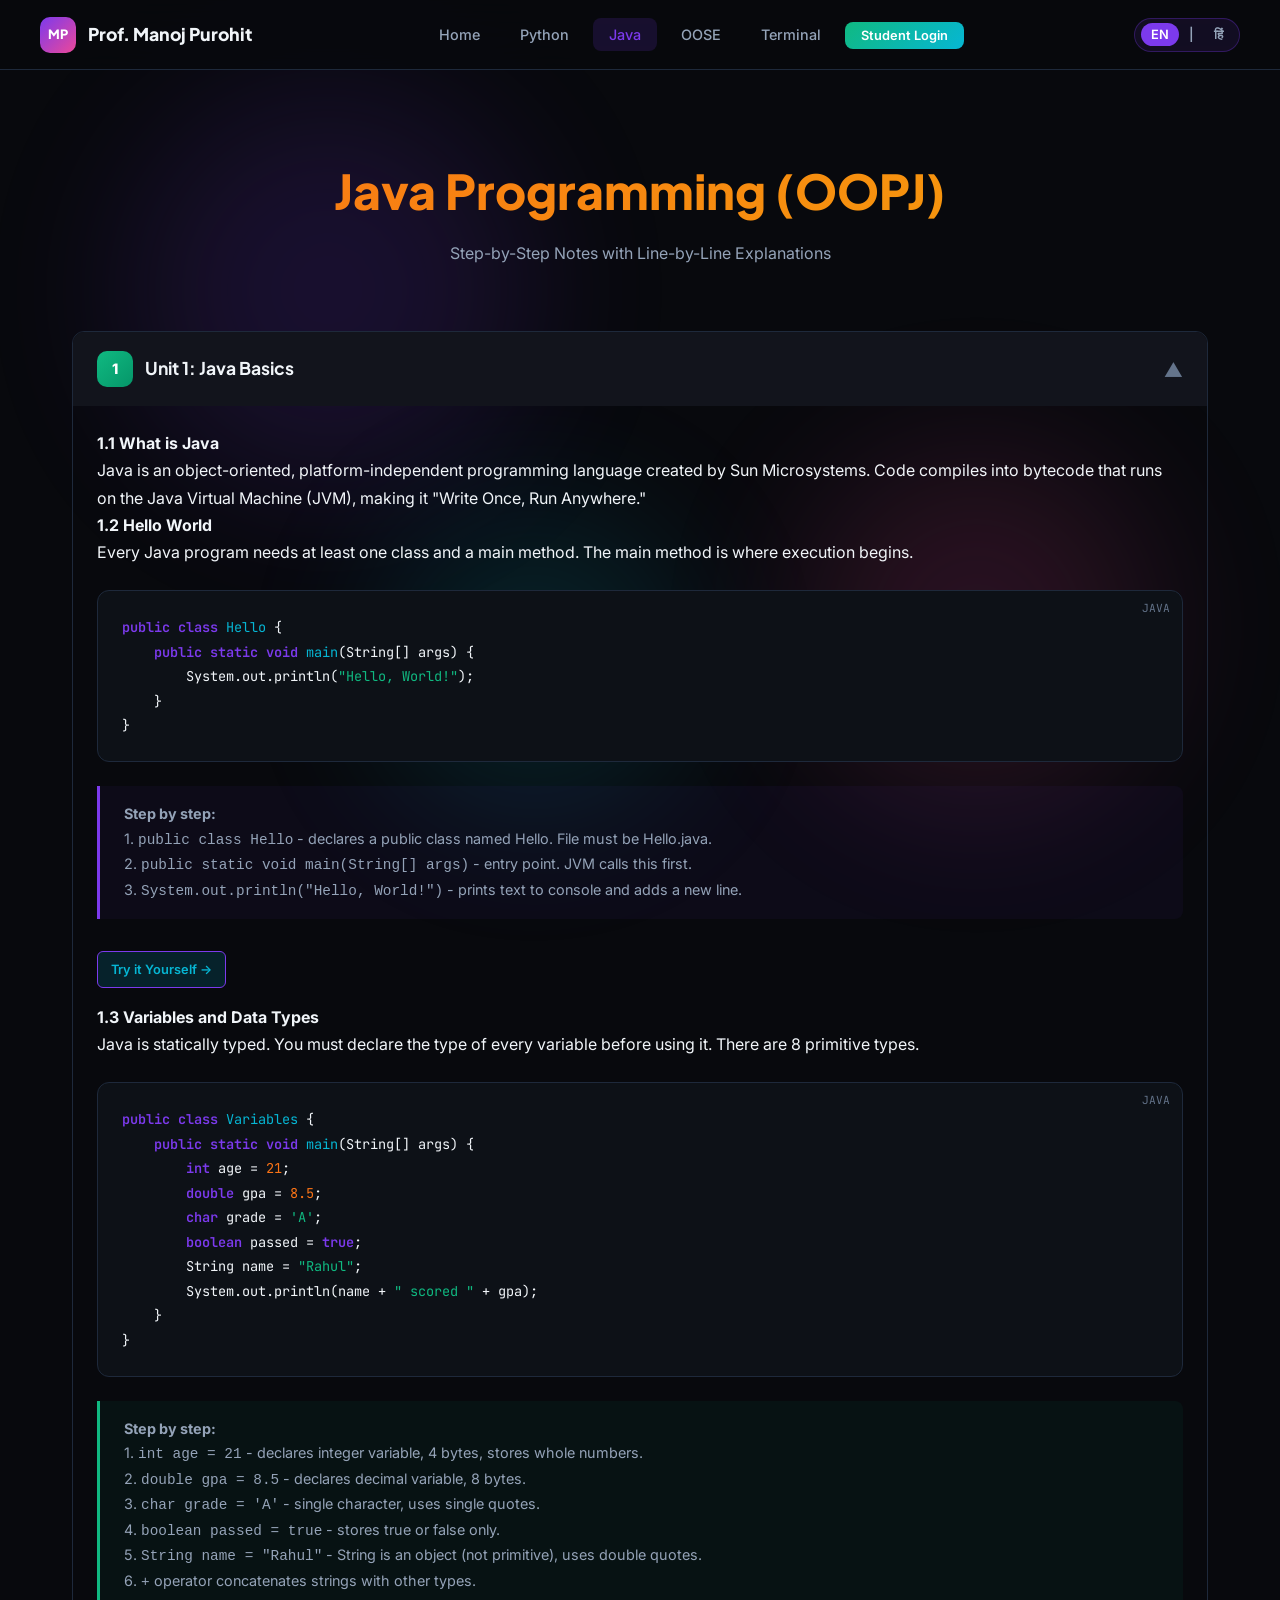
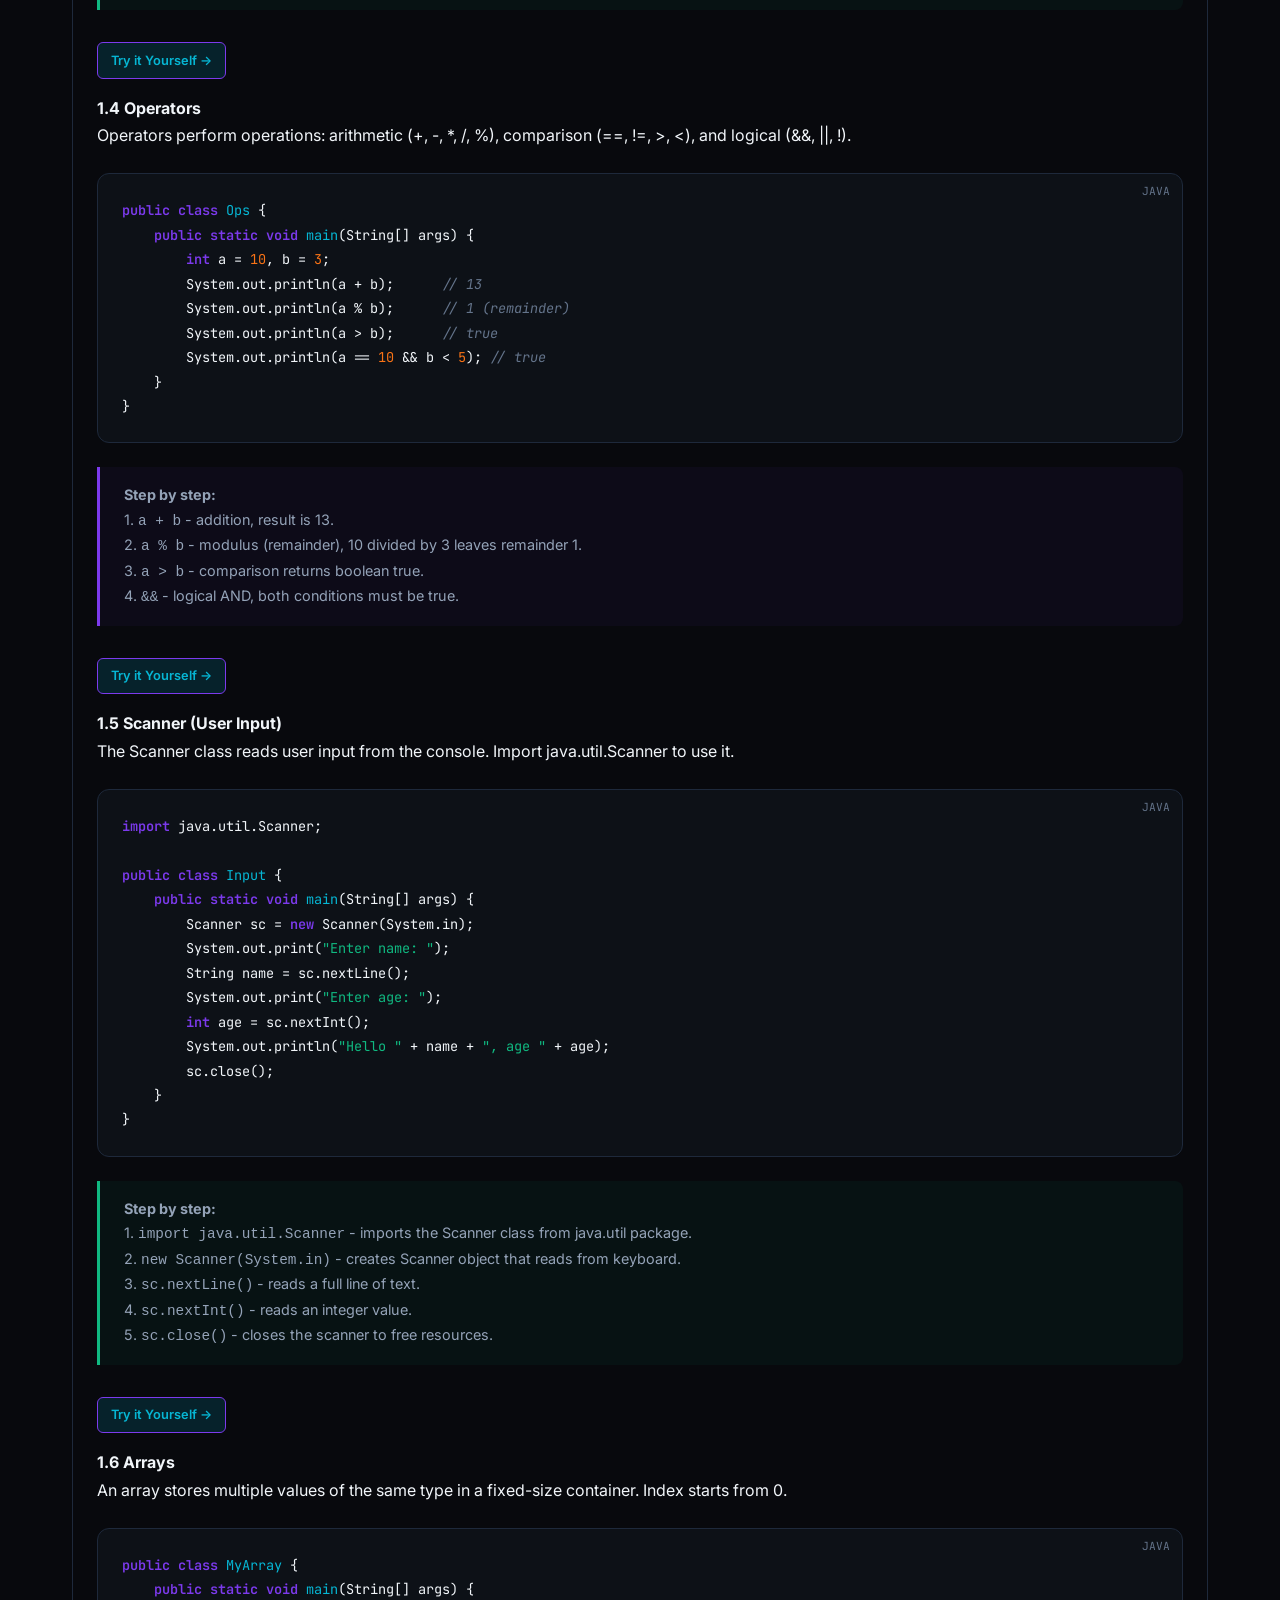
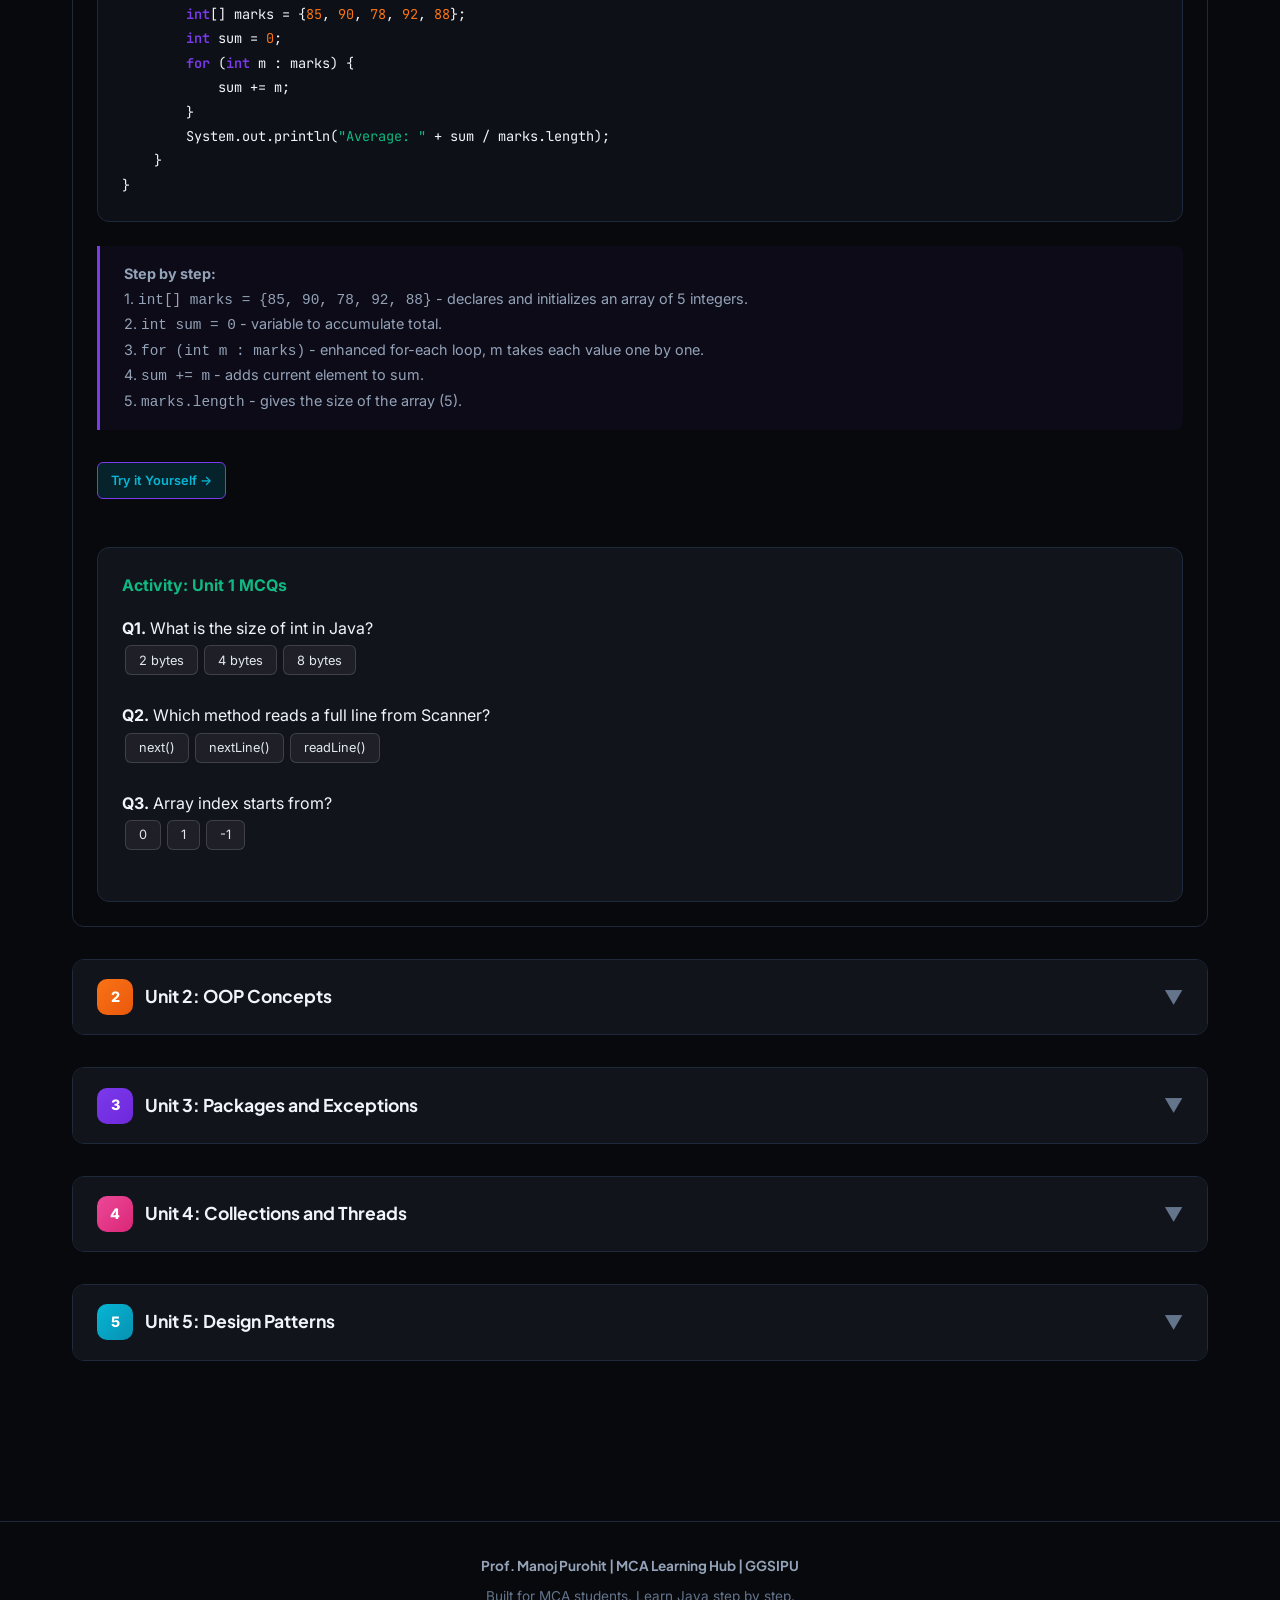
<file: java.html>
<!DOCTYPE html>
<html lang="en">
<head>
<meta charset="UTF-8">
<meta name="viewport" content="width=device-width, initial-scale=1.0">
<title>Java Programming - Prof. Manoj Purohit</title>
<link rel="preconnect" href="https://fonts.googleapis.com">
<link rel="preconnect" href="https://fonts.gstatic.com" crossorigin>
<link href="https://fonts.googleapis.com/css2?family=Plus+Jakarta+Sans:wght@400;600;700;800&family=Inter:wght@400;500;600;700&family=JetBrains+Mono:wght@400;500;700&display=swap" rel="stylesheet">
<link rel="stylesheet" href="style.css">
</head>
<body>
<div class="blob blob-purple"></div>
<div class="blob blob-pink"></div>
<div class="blob blob-cyan"></div>

<nav class="navbar">
<div class="nav-container">
<a href="index.html" class="nav-brand"><div class="nav-badge">MP</div><span>Prof. Manoj Purohit</span></a>
<ul class="nav-links">
<li><a href="index.html">Home</a></li>
<li><a href="python.html">Python</a></li>
<li><a href="java.html" class="active">Java</a></li>
<li><a href="oose.html">OOSE</a></li>
<li><a href="terminal.html">Terminal</a></li>
<li><a href="login.html" class="nav-student-btn">Student Login</a></li>
</ul>
<div class="nav-right">
<button class="lang-toggle" id="langToggle"><span class="active">EN</span><span>|</span><span>&#2361;&#2367;&#2306;</span></button>
<div class="hamburger" id="hamburger"><span></span><span></span><span></span></div>
</div>
</div>
</nav>
<div class="mobile-menu" id="mobileMenu">
<a href="index.html">Home</a>
<a href="python.html">Python</a>
<a href="java.html" class="active">Java</a>
<a href="oose.html">OOSE</a>
<a href="terminal.html">Terminal</a>
<a href="login.html">Student Login</a>
</div>

<main class="main-content">
<section class="page-header">
<h1 class="orange-gradient">Java Programming (OOPJ)</h1>
<p class="subtitle" data-lang="en">Step-by-Step Notes with Line-by-Line Explanations</p>
<p class="subtitle" data-lang="hi">Step-by-Step Notes, har line ki explanation ke saath</p>
</section>

<!-- ===== UNIT 1: Java Basics ===== -->
<div class="unit-section open">
<div class="unit-header" onclick="toggleUnit(this)">
<div class="unit-number green">1</div>
<div class="unit-title">Unit 1: Java Basics</div>
<div class="unit-toggle">&#9660;</div>
</div>
<div class="unit-content">

<h4>1.1 What is Java</h4>
<p data-lang="en">Java is an object-oriented, platform-independent programming language created by Sun Microsystems. Code compiles into bytecode that runs on the Java Virtual Machine (JVM), making it "Write Once, Run Anywhere."</p>
<p data-lang="hi">Java ek object-oriented, platform-independent language hai jo Sun Microsystems ne banai thi. Code bytecode mein compile hota hai jo JVM pe chalta hai, isliye "Write Once, Run Anywhere" kehte hain.</p>

<h4>1.2 Hello World</h4>
<p data-lang="en">Every Java program needs at least one class and a main method. The main method is where execution begins.</p>
<p data-lang="hi">Har Java program mein kam se kam ek class aur ek main method hona chahiye. Execution main method se shuru hoti hai.</p>
<div class="code-block"><span class="code-label">Java</span><pre><span class="kw">public class</span> <span class="fn">Hello</span> {
    <span class="kw">public static void</span> <span class="fn">main</span>(String[] args) {
        System.out.println(<span class="str">"Hello, World!"</span>);
    }
}</pre></div>
<div class="explain-box">
<strong>Step by step:</strong><br>
<span data-lang="en">
1. <code>public class Hello</code> - declares a public class named Hello. File must be Hello.java.<br>
2. <code>public static void main(String[] args)</code> - entry point. JVM calls this first.<br>
3. <code>System.out.println("Hello, World!")</code> - prints text to console and adds a new line.
</span>
<span data-lang="hi">
1. <code>public class Hello</code> - ek public class declare karta hai Hello naam ki. File ka naam Hello.java hona chahiye.<br>
2. <code>public static void main(String[] args)</code> - entry point. JVM sabse pehle isko call karta hai.<br>
3. <code>System.out.println("Hello, World!")</code> - console pe text print karta hai aur new line add karta hai.
</span>
</div>
<a href="terminal.html" class="try-btn btn btn-outline" style="margin:1rem 0;display:inline-flex;">Try it Yourself &rarr;</a>

<h4>1.3 Variables and Data Types</h4>
<p data-lang="en">Java is statically typed. You must declare the type of every variable before using it. There are 8 primitive types.</p>
<p data-lang="hi">Java statically typed hai. Har variable ka type use karne se pehle declare karna padta hai. 8 primitive types hain.</p>
<div class="code-block"><span class="code-label">Java</span><pre><span class="kw">public class</span> <span class="fn">Variables</span> {
    <span class="kw">public static void</span> <span class="fn">main</span>(String[] args) {
        <span class="kw">int</span> age = <span class="num">21</span>;
        <span class="kw">double</span> gpa = <span class="num">8.5</span>;
        <span class="kw">char</span> grade = <span class="str">'A'</span>;
        <span class="kw">boolean</span> passed = <span class="kw">true</span>;
        String name = <span class="str">"Rahul"</span>;
        System.out.println(name + <span class="str">" scored "</span> + gpa);
    }
}</pre></div>
<div class="explain-box green">
<strong>Step by step:</strong><br>
<span data-lang="en">
1. <code>int age = 21</code> - declares integer variable, 4 bytes, stores whole numbers.<br>
2. <code>double gpa = 8.5</code> - declares decimal variable, 8 bytes.<br>
3. <code>char grade = 'A'</code> - single character, uses single quotes.<br>
4. <code>boolean passed = true</code> - stores true or false only.<br>
5. <code>String name = "Rahul"</code> - String is an object (not primitive), uses double quotes.<br>
6. <code>+</code> operator concatenates strings with other types.
</span>
<span data-lang="hi">
1. <code>int age = 21</code> - integer variable declare karta hai, 4 bytes, whole numbers store karta hai.<br>
2. <code>double gpa = 8.5</code> - decimal variable, 8 bytes.<br>
3. <code>char grade = 'A'</code> - single character, single quotes use hote hain.<br>
4. <code>boolean passed = true</code> - sirf true ya false store karta hai.<br>
5. <code>String name = "Rahul"</code> - String ek object hai (primitive nahi), double quotes use hote hain.<br>
6. <code>+</code> operator strings ko dusre types ke saath jodta hai.
</span>
</div>
<a href="terminal.html" class="try-btn btn btn-outline" style="margin:1rem 0;display:inline-flex;">Try it Yourself &rarr;</a>

<h4>1.4 Operators</h4>
<p data-lang="en">Operators perform operations: arithmetic (+, -, *, /, %), comparison (==, !=, >, <), and logical (&&, ||, !).</p>
<p data-lang="hi">Operators operations perform karte hain: arithmetic (+, -, *, /, %), comparison (==, !=, >, <), aur logical (&&, ||, !).</p>
<div class="code-block"><span class="code-label">Java</span><pre><span class="kw">public class</span> <span class="fn">Ops</span> {
    <span class="kw">public static void</span> <span class="fn">main</span>(String[] args) {
        <span class="kw">int</span> a = <span class="num">10</span>, b = <span class="num">3</span>;
        System.out.println(a + b);      <span class="cm">// 13</span>
        System.out.println(a % b);      <span class="cm">// 1 (remainder)</span>
        System.out.println(a > b);      <span class="cm">// true</span>
        System.out.println(a == <span class="num">10</span> && b < <span class="num">5</span>); <span class="cm">// true</span>
    }
}</pre></div>
<div class="explain-box">
<strong>Step by step:</strong><br>
<span data-lang="en">
1. <code>a + b</code> - addition, result is 13.<br>
2. <code>a % b</code> - modulus (remainder), 10 divided by 3 leaves remainder 1.<br>
3. <code>a > b</code> - comparison returns boolean true.<br>
4. <code>&&</code> - logical AND, both conditions must be true.
</span>
<span data-lang="hi">
1. <code>a + b</code> - addition, result 13.<br>
2. <code>a % b</code> - modulus (remainder), 10 ko 3 se divide karne pe remainder 1 aata hai.<br>
3. <code>a > b</code> - comparison boolean true return karta hai.<br>
4. <code>&&</code> - logical AND, dono conditions true honi chahiye.
</span>
</div>
<a href="terminal.html" class="try-btn btn btn-outline" style="margin:1rem 0;display:inline-flex;">Try it Yourself &rarr;</a>

<h4>1.5 Scanner (User Input)</h4>
<p data-lang="en">The Scanner class reads user input from the console. Import java.util.Scanner to use it.</p>
<p data-lang="hi">Scanner class user se console pe input read karta hai. java.util.Scanner import karna padta hai.</p>
<div class="code-block"><span class="code-label">Java</span><pre><span class="kw">import</span> java.util.Scanner;

<span class="kw">public class</span> <span class="fn">Input</span> {
    <span class="kw">public static void</span> <span class="fn">main</span>(String[] args) {
        Scanner sc = <span class="kw">new</span> Scanner(System.in);
        System.out.print(<span class="str">"Enter name: "</span>);
        String name = sc.nextLine();
        System.out.print(<span class="str">"Enter age: "</span>);
        <span class="kw">int</span> age = sc.nextInt();
        System.out.println(<span class="str">"Hello "</span> + name + <span class="str">", age "</span> + age);
        sc.close();
    }
}</pre></div>
<div class="explain-box green">
<strong>Step by step:</strong><br>
<span data-lang="en">
1. <code>import java.util.Scanner</code> - imports the Scanner class from java.util package.<br>
2. <code>new Scanner(System.in)</code> - creates Scanner object that reads from keyboard.<br>
3. <code>sc.nextLine()</code> - reads a full line of text.<br>
4. <code>sc.nextInt()</code> - reads an integer value.<br>
5. <code>sc.close()</code> - closes the scanner to free resources.
</span>
<span data-lang="hi">
1. <code>import java.util.Scanner</code> - java.util package se Scanner class import karta hai.<br>
2. <code>new Scanner(System.in)</code> - Scanner object banata hai jo keyboard se read karta hai.<br>
3. <code>sc.nextLine()</code> - puri line ka text read karta hai.<br>
4. <code>sc.nextInt()</code> - ek integer value read karta hai.<br>
5. <code>sc.close()</code> - scanner close karta hai resources free karne ke liye.
</span>
</div>
<a href="terminal.html" class="try-btn btn btn-outline" style="margin:1rem 0;display:inline-flex;">Try it Yourself &rarr;</a>

<h4>1.6 Arrays</h4>
<p data-lang="en">An array stores multiple values of the same type in a fixed-size container. Index starts from 0.</p>
<p data-lang="hi">Array ek fixed-size container mein same type ke multiple values store karta hai. Index 0 se start hota hai.</p>
<div class="code-block"><span class="code-label">Java</span><pre><span class="kw">public class</span> <span class="fn">MyArray</span> {
    <span class="kw">public static void</span> <span class="fn">main</span>(String[] args) {
        <span class="kw">int</span>[] marks = {<span class="num">85</span>, <span class="num">90</span>, <span class="num">78</span>, <span class="num">92</span>, <span class="num">88</span>};
        <span class="kw">int</span> sum = <span class="num">0</span>;
        <span class="kw">for</span> (<span class="kw">int</span> m : marks) {
            sum += m;
        }
        System.out.println(<span class="str">"Average: "</span> + sum / marks.length);
    }
}</pre></div>
<div class="explain-box">
<strong>Step by step:</strong><br>
<span data-lang="en">
1. <code>int[] marks = {85, 90, 78, 92, 88}</code> - declares and initializes an array of 5 integers.<br>
2. <code>int sum = 0</code> - variable to accumulate total.<br>
3. <code>for (int m : marks)</code> - enhanced for-each loop, m takes each value one by one.<br>
4. <code>sum += m</code> - adds current element to sum.<br>
5. <code>marks.length</code> - gives the size of the array (5).
</span>
<span data-lang="hi">
1. <code>int[] marks = {85, 90, 78, 92, 88}</code> - 5 integers ka array declare aur initialize karta hai.<br>
2. <code>int sum = 0</code> - total jodne ke liye variable.<br>
3. <code>for (int m : marks)</code> - enhanced for-each loop, m ek ek value leta hai.<br>
4. <code>sum += m</code> - current element ko sum mein add karta hai.<br>
5. <code>marks.length</code> - array ka size deta hai (5).
</span>
</div>
<a href="terminal.html" class="try-btn btn btn-outline" style="margin:1rem 0;display:inline-flex;">Try it Yourself &rarr;</a>

<!-- Activity Unit 1 -->
<div class="activity" style="margin-top:2rem;padding:1.5rem;background:var(--bg-card);border:1px solid var(--border);border-radius:var(--radius);">
<h4 style="color:var(--green);margin-bottom:1rem;">Activity: Unit 1 MCQs</h4>
<div class="mcq"><p><strong>Q1.</strong> What is the size of int in Java?</p><button class="opt" onclick="ck(this,false)">2 bytes</button><button class="opt" onclick="ck(this,true)">4 bytes</button><button class="opt" onclick="ck(this,false)">8 bytes</button><span class="ans"></span></div>
<div class="mcq" style="margin-top:1rem;"><p><strong>Q2.</strong> Which method reads a full line from Scanner?</p><button class="opt" onclick="ck(this,false)">next()</button><button class="opt" onclick="ck(this,true)">nextLine()</button><button class="opt" onclick="ck(this,false)">readLine()</button><span class="ans"></span></div>
<div class="mcq" style="margin-top:1rem;"><p><strong>Q3.</strong> Array index starts from?</p><button class="opt" onclick="ck(this,true)">0</button><button class="opt" onclick="ck(this,false)">1</button><button class="opt" onclick="ck(this,false)">-1</button><span class="ans"></span></div>
</div>

</div></div>

<!-- ===== UNIT 2: OOP Concepts ===== -->
<div class="unit-section">
<div class="unit-header" onclick="toggleUnit(this)">
<div class="unit-number orange">2</div>
<div class="unit-title">Unit 2: OOP Concepts</div>
<div class="unit-toggle">&#9660;</div>
</div>
<div class="unit-content">

<h4>2.1 Classes and Objects</h4>
<p data-lang="en">A class is a blueprint that defines fields and methods. An object is a real instance created from that class.</p>
<p data-lang="hi">Class ek blueprint hai jo fields aur methods define karta hai. Object us class se bana hua real instance hai.</p>
<div class="code-block"><span class="code-label">Java</span><pre><span class="kw">class</span> <span class="fn">Student</span> {
    String name;
    <span class="kw">int</span> roll;
    <span class="kw">void</span> <span class="fn">display</span>() {
        System.out.println(roll + <span class="str">": "</span> + name);
    }
}
<span class="kw">public class</span> <span class="fn">Main</span> {
    <span class="kw">public static void</span> <span class="fn">main</span>(String[] args) {
        Student s = <span class="kw">new</span> Student();
        s.name = <span class="str">"Rahul"</span>;
        s.roll = <span class="num">101</span>;
        s.display();
    }
}</pre></div>
<div class="explain-box orange">
<strong>Step by step:</strong><br>
<span data-lang="en">
1. <code>class Student</code> - defines a class with fields name and roll.<br>
2. <code>void display()</code> - a method that prints student info.<br>
3. <code>new Student()</code> - creates a new object in memory (heap).<br>
4. <code>s.name = "Rahul"</code> - assigns value to the object's field.<br>
5. <code>s.display()</code> - calls the method on that object.
</span>
<span data-lang="hi">
1. <code>class Student</code> - ek class define karta hai jismein name aur roll fields hain.<br>
2. <code>void display()</code> - ek method jo student info print karta hai.<br>
3. <code>new Student()</code> - memory (heap) mein naya object banata hai.<br>
4. <code>s.name = "Rahul"</code> - object ke field mein value assign karta hai.<br>
5. <code>s.display()</code> - us object pe method call karta hai.
</span>
</div>
<a href="terminal.html" class="try-btn btn btn-outline" style="margin:1rem 0;display:inline-flex;">Try it Yourself &rarr;</a>

<h4>2.2 Constructors</h4>
<p data-lang="en">A constructor is a special method that runs automatically when an object is created. It has the same name as the class and no return type.</p>
<p data-lang="hi">Constructor ek special method hai jo object banate waqt automatically chalta hai. Iska naam class ke naam jaisa hota hai aur koi return type nahi hota.</p>
<div class="code-block"><span class="code-label">Java</span><pre><span class="kw">class</span> <span class="fn">Car</span> {
    String brand;
    <span class="kw">int</span> speed;
    <span class="fn">Car</span>(String brand, <span class="kw">int</span> speed) {
        <span class="kw">this</span>.brand = brand;
        <span class="kw">this</span>.speed = speed;
    }
    <span class="kw">void</span> <span class="fn">show</span>() {
        System.out.println(brand + <span class="str">" - "</span> + speed + <span class="str">" km/h"</span>);
    }
}
<span class="kw">public class</span> <span class="fn">Main</span> {
    <span class="kw">public static void</span> <span class="fn">main</span>(String[] args) {
        Car c = <span class="kw">new</span> Car(<span class="str">"Toyota"</span>, <span class="num">180</span>);
        c.show();
    }
}</pre></div>
<div class="explain-box orange">
<strong>Step by step:</strong><br>
<span data-lang="en">
1. <code>Car(String brand, int speed)</code> - parameterized constructor, receives values at creation time.<br>
2. <code>this.brand = brand</code> - "this" refers to the object's field, distinguishing it from the parameter.<br>
3. <code>new Car("Toyota", 180)</code> - creates object AND calls constructor with arguments.
</span>
<span data-lang="hi">
1. <code>Car(String brand, int speed)</code> - parameterized constructor, banate waqt values receive karta hai.<br>
2. <code>this.brand = brand</code> - "this" object ke field ko refer karta hai, parameter se alag batata hai.<br>
3. <code>new Car("Toyota", 180)</code> - object banata hai AUR constructor ko arguments ke saath call karta hai.
</span>
</div>
<a href="terminal.html" class="try-btn btn btn-outline" style="margin:1rem 0;display:inline-flex;">Try it Yourself &rarr;</a>

<h4>2.3 Inheritance</h4>
<p data-lang="en">Inheritance allows a child class to reuse fields and methods of a parent class using the extends keyword.</p>
<p data-lang="hi">Inheritance child class ko parent class ke fields aur methods reuse karne deta hai, extends keyword se.</p>
<div class="code-block"><span class="code-label">Java</span><pre><span class="kw">class</span> <span class="fn">Animal</span> {
    <span class="kw">void</span> <span class="fn">eat</span>() { System.out.println(<span class="str">"Eating..."</span>); }
}
<span class="kw">class</span> <span class="fn">Dog</span> <span class="kw">extends</span> <span class="fn">Animal</span> {
    <span class="kw">void</span> <span class="fn">bark</span>() { System.out.println(<span class="str">"Barking..."</span>); }
}
<span class="kw">public class</span> <span class="fn">Main</span> {
    <span class="kw">public static void</span> <span class="fn">main</span>(String[] args) {
        Dog d = <span class="kw">new</span> Dog();
        d.eat();
        d.bark();
    }
}</pre></div>
<div class="explain-box orange">
<strong>Step by step:</strong><br>
<span data-lang="en">
1. <code>class Animal</code> - parent class with eat() method.<br>
2. <code>class Dog extends Animal</code> - Dog inherits everything from Animal.<br>
3. <code>d.eat()</code> - Dog object can call parent's method without rewriting it.<br>
4. <code>d.bark()</code> - Dog also has its own methods.
</span>
<span data-lang="hi">
1. <code>class Animal</code> - parent class jismein eat() method hai.<br>
2. <code>class Dog extends Animal</code> - Dog ko Animal ki sari cheezein milti hain.<br>
3. <code>d.eat()</code> - Dog object parent ka method bina likhey call kar sakta hai.<br>
4. <code>d.bark()</code> - Dog ke apne bhi methods hain.
</span>
</div>
<a href="terminal.html" class="try-btn btn btn-outline" style="margin:1rem 0;display:inline-flex;">Try it Yourself &rarr;</a>

<h4>2.4 Polymorphism</h4>
<p data-lang="en">Polymorphism means "many forms." Overloading = same method name, different parameters. Overriding = child replaces parent's method.</p>
<p data-lang="hi">Polymorphism ka matlab "many forms." Overloading = same naam, alag parameters. Overriding = child parent ka method replace karta hai.</p>
<div class="code-block"><span class="code-label">Java</span><pre><span class="kw">class</span> <span class="fn">Shape</span> {
    <span class="kw">void</span> <span class="fn">draw</span>() { System.out.println(<span class="str">"Drawing shape"</span>); }
}
<span class="kw">class</span> <span class="fn">Circle</span> <span class="kw">extends</span> <span class="fn">Shape</span> {
    <span class="kw">void</span> <span class="fn">draw</span>() { System.out.println(<span class="str">"Drawing circle"</span>); }
}
<span class="kw">public class</span> <span class="fn">Main</span> {
    <span class="kw">public static void</span> <span class="fn">main</span>(String[] args) {
        Shape s = <span class="kw">new</span> Circle();
        s.draw();
    }
}</pre></div>
<div class="explain-box orange">
<strong>Step by step:</strong><br>
<span data-lang="en">
1. <code>class Shape</code> - parent with draw() method.<br>
2. <code>class Circle extends Shape</code> - child overrides draw() with its own version.<br>
3. <code>Shape s = new Circle()</code> - parent reference, child object (runtime polymorphism).<br>
4. <code>s.draw()</code> - calls Circle's draw(), not Shape's. JVM decides at runtime.
</span>
<span data-lang="hi">
1. <code>class Shape</code> - parent jismein draw() hai.<br>
2. <code>class Circle extends Shape</code> - child apna draw() override karta hai.<br>
3. <code>Shape s = new Circle()</code> - parent reference, child object (runtime polymorphism).<br>
4. <code>s.draw()</code> - Circle ka draw() call hota hai, Shape ka nahi. JVM runtime pe decide karta hai.
</span>
</div>
<a href="terminal.html" class="try-btn btn btn-outline" style="margin:1rem 0;display:inline-flex;">Try it Yourself &rarr;</a>

<h4>2.5 Abstract Classes</h4>
<p data-lang="en">An abstract class cannot be instantiated. It has abstract methods (no body) that child classes must implement.</p>
<p data-lang="hi">Abstract class ka object nahi ban sakta. Ismein abstract methods hote hain (bina body) jo child classes ko implement karne padte hain.</p>
<div class="code-block"><span class="code-label">Java</span><pre><span class="kw">abstract class</span> <span class="fn">Vehicle</span> {
    <span class="kw">abstract void</span> <span class="fn">start</span>();
    <span class="kw">void</span> <span class="fn">stop</span>() { System.out.println(<span class="str">"Stopped"</span>); }
}
<span class="kw">class</span> <span class="fn">Bike</span> <span class="kw">extends</span> <span class="fn">Vehicle</span> {
    <span class="kw">void</span> <span class="fn">start</span>() { System.out.println(<span class="str">"Kick start"</span>); }
}
<span class="kw">public class</span> <span class="fn">Main</span> {
    <span class="kw">public static void</span> <span class="fn">main</span>(String[] args) {
        Bike b = <span class="kw">new</span> Bike();
        b.start();
        b.stop();
    }
}</pre></div>
<div class="explain-box orange">
<strong>Step by step:</strong><br>
<span data-lang="en">
1. <code>abstract class Vehicle</code> - cannot create <code>new Vehicle()</code>.<br>
2. <code>abstract void start()</code> - no body, child MUST provide implementation.<br>
3. <code>void stop()</code> - non-abstract method, child inherits it as-is.<br>
4. <code>class Bike extends Vehicle</code> - provides body for start().
</span>
<span data-lang="hi">
1. <code>abstract class Vehicle</code> - <code>new Vehicle()</code> nahi bana sakte.<br>
2. <code>abstract void start()</code> - body nahi hai, child ko implementation dena zaroori hai.<br>
3. <code>void stop()</code> - normal method, child ko as-is mil jaata hai.<br>
4. <code>class Bike extends Vehicle</code> - start() ka body deta hai.
</span>
</div>
<a href="terminal.html" class="try-btn btn btn-outline" style="margin:1rem 0;display:inline-flex;">Try it Yourself &rarr;</a>

<h4>2.6 Interfaces</h4>
<p data-lang="en">An interface is a 100% abstract contract. All methods are abstract by default. A class can implement multiple interfaces.</p>
<p data-lang="hi">Interface ek 100% abstract contract hai. Sab methods by default abstract hote hain. Ek class multiple interfaces implement kar sakti hai.</p>
<div class="code-block"><span class="code-label">Java</span><pre><span class="kw">interface</span> <span class="fn">Printable</span> {
    <span class="kw">void</span> <span class="fn">print</span>();
}
<span class="kw">interface</span> <span class="fn">Showable</span> {
    <span class="kw">void</span> <span class="fn">show</span>();
}
<span class="kw">class</span> <span class="fn">Doc</span> <span class="kw">implements</span> <span class="fn">Printable</span>, <span class="fn">Showable</span> {
    <span class="kw">public void</span> <span class="fn">print</span>() { System.out.println(<span class="str">"Printing"</span>); }
    <span class="kw">public void</span> <span class="fn">show</span>() { System.out.println(<span class="str">"Showing"</span>); }
}
<span class="kw">public class</span> <span class="fn">Main</span> {
    <span class="kw">public static void</span> <span class="fn">main</span>(String[] args) {
        Doc d = <span class="kw">new</span> Doc();
        d.print();
        d.show();
    }
}</pre></div>
<div class="explain-box orange">
<strong>Step by step:</strong><br>
<span data-lang="en">
1. <code>interface Printable</code> - declares a contract with print() method.<br>
2. <code>implements Printable, Showable</code> - Doc class must provide bodies for ALL methods.<br>
3. Methods must be <code>public</code> when implementing interface methods.<br>
4. Java supports multiple interface inheritance (unlike classes).
</span>
<span data-lang="hi">
1. <code>interface Printable</code> - ek contract declare karta hai jismein print() method hai.<br>
2. <code>implements Printable, Showable</code> - Doc class ko sab methods ka body dena zaroori hai.<br>
3. Interface methods implement karte waqt <code>public</code> likhna zaroori hai.<br>
4. Java multiple interface inheritance support karta hai (classes ke saath nahi).
</span>
</div>
<a href="terminal.html" class="try-btn btn btn-outline" style="margin:1rem 0;display:inline-flex;">Try it Yourself &rarr;</a>

<!-- Activity Unit 2 -->
<div class="activity" style="margin-top:2rem;padding:1.5rem;background:var(--bg-card);border:1px solid var(--border);border-radius:var(--radius);">
<h4 style="color:var(--orange);margin-bottom:1rem;">Activity: Unit 2 MCQs</h4>
<div class="mcq"><p><strong>Q1.</strong> Which keyword is used for inheritance?</p><button class="opt" onclick="ck(this,true)">extends</button><button class="opt" onclick="ck(this,false)">implements</button><button class="opt" onclick="ck(this,false)">inherits</button><span class="ans"></span></div>
<div class="mcq" style="margin-top:1rem;"><p><strong>Q2.</strong> Can we create object of abstract class?</p><button class="opt" onclick="ck(this,false)">Yes</button><button class="opt" onclick="ck(this,true)">No</button><button class="opt" onclick="ck(this,false)">Sometimes</button><span class="ans"></span></div>
<div class="mcq" style="margin-top:1rem;"><p><strong>Q3.</strong> Runtime polymorphism is achieved by?</p><button class="opt" onclick="ck(this,false)">Overloading</button><button class="opt" onclick="ck(this,true)">Overriding</button><button class="opt" onclick="ck(this,false)">Hiding</button><span class="ans"></span></div>
</div>

</div></div>

<!-- ===== UNIT 3: Packages and Exceptions ===== -->
<div class="unit-section">
<div class="unit-header" onclick="toggleUnit(this)">
<div class="unit-number purple">3</div>
<div class="unit-title">Unit 3: Packages and Exceptions</div>
<div class="unit-toggle">&#9660;</div>
</div>
<div class="unit-content">

<h4>3.1 Packages</h4>
<p data-lang="en">A package is a folder that groups related classes. It avoids name conflicts and organizes large projects.</p>
<p data-lang="hi">Package ek folder hai jo related classes ko group karta hai. Ye name conflicts avoid karta hai aur bade projects ko organize karta hai.</p>
<div class="code-block"><span class="code-label">Java</span><pre><span class="cm">// File: mypack/Calculator.java</span>
<span class="kw">package</span> mypack;
<span class="kw">public class</span> <span class="fn">Calculator</span> {
    <span class="kw">public int</span> <span class="fn">add</span>(<span class="kw">int</span> a, <span class="kw">int</span> b) { <span class="kw">return</span> a + b; }
}

<span class="cm">// File: Main.java</span>
<span class="kw">import</span> mypack.Calculator;
<span class="kw">public class</span> <span class="fn">Main</span> {
    <span class="kw">public static void</span> <span class="fn">main</span>(String[] args) {
        Calculator c = <span class="kw">new</span> Calculator();
        System.out.println(c.add(<span class="num">5</span>, <span class="num">3</span>));
    }
}</pre></div>
<div class="explain-box">
<strong>Step by step:</strong><br>
<span data-lang="en">
1. <code>package mypack;</code> - declares this class belongs to "mypack" package.<br>
2. <code>import mypack.Calculator;</code> - makes Calculator available in Main.java.<br>
3. Compile: <code>javac -d . mypack/Calculator.java Main.java</code>
</span>
<span data-lang="hi">
1. <code>package mypack;</code> - ye class "mypack" package ki hai ye declare karta hai.<br>
2. <code>import mypack.Calculator;</code> - Main.java mein Calculator use karne deta hai.<br>
3. Compile: <code>javac -d . mypack/Calculator.java Main.java</code>
</span>
</div>
<a href="terminal.html" class="try-btn btn btn-outline" style="margin:1rem 0;display:inline-flex;">Try it Yourself &rarr;</a>

<h4>3.2 Access Modifiers</h4>
<p data-lang="en">Access modifiers control where a field/method can be accessed from.</p>
<p data-lang="hi">Access modifiers control karte hain ki field/method kahan se access ho sakta hai.</p>
<div class="table-wrapper">
<table>
<tr><th>Modifier</th><th>Class</th><th>Package</th><th>Subclass</th><th>World</th></tr>
<tr><td>public</td><td>Yes</td><td>Yes</td><td>Yes</td><td>Yes</td></tr>
<tr><td>protected</td><td>Yes</td><td>Yes</td><td>Yes</td><td>No</td></tr>
<tr><td>default</td><td>Yes</td><td>Yes</td><td>No</td><td>No</td></tr>
<tr><td>private</td><td>Yes</td><td>No</td><td>No</td><td>No</td></tr>
</table>
</div>

<h4>3.3 try / catch / finally</h4>
<p data-lang="en">Exceptions are runtime errors. Use try/catch to handle them gracefully. The finally block always executes.</p>
<p data-lang="hi">Exceptions runtime errors hain. try/catch se gracefully handle karo. finally block hamesha execute hota hai.</p>
<div class="code-block"><span class="code-label">Java</span><pre><span class="kw">public class</span> <span class="fn">Main</span> {
    <span class="kw">public static void</span> <span class="fn">main</span>(String[] args) {
        <span class="kw">try</span> {
            <span class="kw">int</span> result = <span class="num">10</span> / <span class="num">0</span>;
        } <span class="kw">catch</span> (ArithmeticException e) {
            System.out.println(<span class="str">"Error: "</span> + e.getMessage());
        } <span class="kw">finally</span> {
            System.out.println(<span class="str">"Always runs"</span>);
        }
    }
}</pre></div>
<div class="explain-box">
<strong>Step by step:</strong><br>
<span data-lang="en">
1. <code>try { }</code> - risky code goes here. If error occurs, jumps to catch.<br>
2. <code>catch (ArithmeticException e)</code> - catches that specific exception type.<br>
3. <code>e.getMessage()</code> - gets the error description string.<br>
4. <code>finally { }</code> - runs whether exception occurred or not. Used for cleanup.
</span>
<span data-lang="hi">
1. <code>try { }</code> - risky code yahan likhte hain. Error aaye toh catch pe jump karta hai.<br>
2. <code>catch (ArithmeticException e)</code> - us specific exception type ko catch karta hai.<br>
3. <code>e.getMessage()</code> - error description string deta hai.<br>
4. <code>finally { }</code> - exception aaye ya na aaye, hamesha chalta hai. Cleanup ke liye use hota hai.
</span>
</div>
<a href="terminal.html" class="try-btn btn btn-outline" style="margin:1rem 0;display:inline-flex;">Try it Yourself &rarr;</a>

<h4>3.4 Custom Exceptions</h4>
<p data-lang="en">You can create your own exception class by extending Exception. Use throw to trigger it.</p>
<p data-lang="hi">Aap apni exception class bana sakte ho Exception ko extend karke. throw se trigger karo.</p>
<div class="code-block"><span class="code-label">Java</span><pre><span class="kw">class</span> <span class="fn">AgeException</span> <span class="kw">extends</span> Exception {
    <span class="fn">AgeException</span>(String msg) { <span class="kw">super</span>(msg); }
}
<span class="kw">public class</span> <span class="fn">Main</span> {
    <span class="kw">static void</span> <span class="fn">check</span>(<span class="kw">int</span> age) <span class="kw">throws</span> AgeException {
        <span class="kw">if</span> (age < <span class="num">18</span>) <span class="kw">throw new</span> AgeException(<span class="str">"Too young!"</span>);
        System.out.println(<span class="str">"Valid"</span>);
    }
    <span class="kw">public static void</span> <span class="fn">main</span>(String[] args) {
        <span class="kw">try</span> { check(<span class="num">15</span>); }
        <span class="kw">catch</span> (AgeException e) { System.out.println(e.getMessage()); }
    }
}</pre></div>
<div class="explain-box">
<strong>Step by step:</strong><br>
<span data-lang="en">
1. <code>class AgeException extends Exception</code> - custom exception class.<br>
2. <code>super(msg)</code> - passes message to parent Exception class.<br>
3. <code>throws AgeException</code> - declares this method may throw it.<br>
4. <code>throw new AgeException("Too young!")</code> - manually throws the exception.<br>
5. Caller must handle it with try/catch.
</span>
<span data-lang="hi">
1. <code>class AgeException extends Exception</code> - custom exception class.<br>
2. <code>super(msg)</code> - message ko parent Exception class ko pass karta hai.<br>
3. <code>throws AgeException</code> - declare karta hai ki ye method exception throw kar sakta hai.<br>
4. <code>throw new AgeException("Too young!")</code> - manually exception throw karta hai.<br>
5. Caller ko try/catch se handle karna padta hai.
</span>
</div>
<a href="terminal.html" class="try-btn btn btn-outline" style="margin:1rem 0;display:inline-flex;">Try it Yourself &rarr;</a>

<!-- Activity Unit 3 -->
<div class="activity" style="margin-top:2rem;padding:1.5rem;background:var(--bg-card);border:1px solid var(--border);border-radius:var(--radius);">
<h4 style="color:var(--purple);margin-bottom:1rem;">Activity: Unit 3 MCQs</h4>
<div class="mcq"><p><strong>Q1.</strong> Which block always executes?</p><button class="opt" onclick="ck(this,false)">try</button><button class="opt" onclick="ck(this,false)">catch</button><button class="opt" onclick="ck(this,true)">finally</button><span class="ans"></span></div>
<div class="mcq" style="margin-top:1rem;"><p><strong>Q2.</strong> Which modifier gives access only inside the class?</p><button class="opt" onclick="ck(this,true)">private</button><button class="opt" onclick="ck(this,false)">protected</button><button class="opt" onclick="ck(this,false)">default</button><span class="ans"></span></div>
<div class="mcq" style="margin-top:1rem;"><p><strong>Q3.</strong> throw vs throws?</p><button class="opt" onclick="ck(this,true)">throw creates, throws declares</button><button class="opt" onclick="ck(this,false)">Same thing</button><button class="opt" onclick="ck(this,false)">throws creates exception</button><span class="ans"></span></div>
</div>

</div></div>

<!-- ===== UNIT 4: Collections and Threads ===== -->
<div class="unit-section">
<div class="unit-header" onclick="toggleUnit(this)">
<div class="unit-number pink">4</div>
<div class="unit-title">Unit 4: Collections and Threads</div>
<div class="unit-toggle">&#9660;</div>
</div>
<div class="unit-content">

<h4>4.1 ArrayList</h4>
<p data-lang="en">ArrayList is a resizable array from java.util. Unlike arrays, it can grow and shrink dynamically.</p>
<p data-lang="hi">ArrayList ek resizable array hai java.util se. Arrays ke opposite, ye dynamically grow aur shrink ho sakta hai.</p>
<div class="code-block"><span class="code-label">Java</span><pre><span class="kw">import</span> java.util.ArrayList;
<span class="kw">public class</span> <span class="fn">Main</span> {
    <span class="kw">public static void</span> <span class="fn">main</span>(String[] args) {
        ArrayList&lt;String&gt; list = <span class="kw">new</span> ArrayList&lt;&gt;();
        list.add(<span class="str">"Java"</span>);
        list.add(<span class="str">"Python"</span>);
        list.add(<span class="str">"C++"</span>);
        list.remove(<span class="num">1</span>);
        System.out.println(list);
        System.out.println(<span class="str">"Size: "</span> + list.size());
    }
}</pre></div>
<div class="explain-box cyan">
<strong>Step by step:</strong><br>
<span data-lang="en">
1. <code>ArrayList&lt;String&gt;</code> - type-safe list that holds only Strings.<br>
2. <code>list.add("Java")</code> - appends element to end.<br>
3. <code>list.remove(1)</code> - removes element at index 1 ("Python").<br>
4. <code>list.size()</code> - returns current number of elements.
</span>
<span data-lang="hi">
1. <code>ArrayList&lt;String&gt;</code> - type-safe list jo sirf Strings hold karta hai.<br>
2. <code>list.add("Java")</code> - end mein element add karta hai.<br>
3. <code>list.remove(1)</code> - index 1 pe element ("Python") remove karta hai.<br>
4. <code>list.size()</code> - current element count return karta hai.
</span>
</div>
<a href="terminal.html" class="try-btn btn btn-outline" style="margin:1rem 0;display:inline-flex;">Try it Yourself &rarr;</a>

<h4>4.2 HashMap</h4>
<p data-lang="en">HashMap stores key-value pairs. Keys must be unique. Access is very fast (O(1) average).</p>
<p data-lang="hi">HashMap key-value pairs store karta hai. Keys unique honi chahiye. Access bahut fast hai (O(1) average).</p>
<div class="code-block"><span class="code-label">Java</span><pre><span class="kw">import</span> java.util.HashMap;
<span class="kw">public class</span> <span class="fn">Main</span> {
    <span class="kw">public static void</span> <span class="fn">main</span>(String[] args) {
        HashMap&lt;String, Integer&gt; marks = <span class="kw">new</span> HashMap&lt;&gt;();
        marks.put(<span class="str">"Java"</span>, <span class="num">90</span>);
        marks.put(<span class="str">"Python"</span>, <span class="num">85</span>);
        marks.put(<span class="str">"OOSE"</span>, <span class="num">88</span>);
        System.out.println(marks.get(<span class="str">"Java"</span>));
        System.out.println(marks.containsKey(<span class="str">"Python"</span>));
    }
}</pre></div>
<div class="explain-box cyan">
<strong>Step by step:</strong><br>
<span data-lang="en">
1. <code>HashMap&lt;String, Integer&gt;</code> - keys are String, values are Integer.<br>
2. <code>marks.put("Java", 90)</code> - inserts a key-value pair.<br>
3. <code>marks.get("Java")</code> - retrieves value for given key (90).<br>
4. <code>marks.containsKey("Python")</code> - checks if key exists, returns boolean.
</span>
<span data-lang="hi">
1. <code>HashMap&lt;String, Integer&gt;</code> - keys String hain, values Integer hain.<br>
2. <code>marks.put("Java", 90)</code> - ek key-value pair insert karta hai.<br>
3. <code>marks.get("Java")</code> - given key ki value return karta hai (90).<br>
4. <code>marks.containsKey("Python")</code> - check karta hai key exist karti hai ya nahi, boolean return karta hai.
</span>
</div>
<a href="terminal.html" class="try-btn btn btn-outline" style="margin:1rem 0;display:inline-flex;">Try it Yourself &rarr;</a>

<h4>4.3 Threads</h4>
<p data-lang="en">A thread is a lightweight process. Java supports multithreading by extending Thread or implementing Runnable.</p>
<p data-lang="hi">Thread ek lightweight process hai. Java multithreading support karta hai Thread extend karke ya Runnable implement karke.</p>
<div class="code-block"><span class="code-label">Java</span><pre><span class="kw">class</span> <span class="fn">MyThread</span> <span class="kw">extends</span> Thread {
    <span class="kw">public void</span> <span class="fn">run</span>() {
        <span class="kw">for</span> (<span class="kw">int</span> i = <span class="num">1</span>; i <= <span class="num">3</span>; i++)
            System.out.println(getName() + <span class="str">": "</span> + i);
    }
}
<span class="kw">public class</span> <span class="fn">Main</span> {
    <span class="kw">public static void</span> <span class="fn">main</span>(String[] args) {
        MyThread t1 = <span class="kw">new</span> MyThread();
        MyThread t2 = <span class="kw">new</span> MyThread();
        t1.start();
        t2.start();
    }
}</pre></div>
<div class="explain-box cyan">
<strong>Step by step:</strong><br>
<span data-lang="en">
1. <code>extends Thread</code> - makes this class a thread.<br>
2. <code>public void run()</code> - code that runs in the new thread.<br>
3. <code>t1.start()</code> - creates new thread and calls run(). Do NOT call run() directly.<br>
4. Both threads run concurrently; output order may vary.
</span>
<span data-lang="hi">
1. <code>extends Thread</code> - is class ko thread banata hai.<br>
2. <code>public void run()</code> - naye thread mein ye code chalta hai.<br>
3. <code>t1.start()</code> - naya thread banata hai aur run() call karta hai. Directly run() mat call karo.<br>
4. Dono threads concurrently chalte hain; output order alag ho sakta hai.
</span>
</div>
<a href="terminal.html" class="try-btn btn btn-outline" style="margin:1rem 0;display:inline-flex;">Try it Yourself &rarr;</a>

<h4>4.4 Iterator</h4>
<p data-lang="en">Iterator provides a safe way to traverse and remove elements from a collection during iteration.</p>
<p data-lang="hi">Iterator collection ke elements ko safely traverse aur remove karne ka tarika deta hai iteration ke dauran.</p>
<div class="code-block"><span class="code-label">Java</span><pre><span class="kw">import</span> java.util.*;
<span class="kw">public class</span> <span class="fn">Main</span> {
    <span class="kw">public static void</span> <span class="fn">main</span>(String[] args) {
        ArrayList&lt;Integer&gt; nums = <span class="kw">new</span> ArrayList&lt;&gt;(Arrays.asList(<span class="num">1</span>,<span class="num">2</span>,<span class="num">3</span>,<span class="num">4</span>,<span class="num">5</span>));
        Iterator&lt;Integer&gt; it = nums.iterator();
        <span class="kw">while</span> (it.hasNext()) {
            <span class="kw">int</span> n = it.next();
            <span class="kw">if</span> (n % <span class="num">2</span> == <span class="num">0</span>) it.remove();
        }
        System.out.println(nums);
    }
}</pre></div>
<div class="explain-box cyan">
<strong>Step by step:</strong><br>
<span data-lang="en">
1. <code>nums.iterator()</code> - gets an Iterator object for the list.<br>
2. <code>it.hasNext()</code> - returns true if more elements exist.<br>
3. <code>it.next()</code> - returns current element and moves pointer forward.<br>
4. <code>it.remove()</code> - safely removes last returned element. Using list.remove() during for-each would throw ConcurrentModificationException.
</span>
<span data-lang="hi">
1. <code>nums.iterator()</code> - list ke liye Iterator object deta hai.<br>
2. <code>it.hasNext()</code> - true return karta hai agar aur elements hain.<br>
3. <code>it.next()</code> - current element return karta hai aur pointer aage badhata hai.<br>
4. <code>it.remove()</code> - safely last returned element remove karta hai. for-each ke andar list.remove() use karte toh ConcurrentModificationException aata.
</span>
</div>
<a href="terminal.html" class="try-btn btn btn-outline" style="margin:1rem 0;display:inline-flex;">Try it Yourself &rarr;</a>

<!-- Activity Unit 4 -->
<div class="activity" style="margin-top:2rem;padding:1.5rem;background:var(--bg-card);border:1px solid var(--border);border-radius:var(--radius);">
<h4 style="color:var(--pink);margin-bottom:1rem;">Activity: Unit 4 MCQs</h4>
<div class="mcq"><p><strong>Q1.</strong> ArrayList belongs to which package?</p><button class="opt" onclick="ck(this,false)">java.lang</button><button class="opt" onclick="ck(this,true)">java.util</button><button class="opt" onclick="ck(this,false)">java.io</button><span class="ans"></span></div>
<div class="mcq" style="margin-top:1rem;"><p><strong>Q2.</strong> Which method starts a thread?</p><button class="opt" onclick="ck(this,false)">run()</button><button class="opt" onclick="ck(this,true)">start()</button><button class="opt" onclick="ck(this,false)">execute()</button><span class="ans"></span></div>
<div class="mcq" style="margin-top:1rem;"><p><strong>Q3.</strong> HashMap stores data as?</p><button class="opt" onclick="ck(this,false)">Index-value</button><button class="opt" onclick="ck(this,true)">Key-value pairs</button><button class="opt" onclick="ck(this,false)">Linked nodes</button><span class="ans"></span></div>
</div>

</div></div>

<!-- ===== UNIT 5: Design Patterns ===== -->
<div class="unit-section">
<div class="unit-header" onclick="toggleUnit(this)">
<div class="unit-number cyan">5</div>
<div class="unit-title">Unit 5: Design Patterns</div>
<div class="unit-toggle">&#9660;</div>
</div>
<div class="unit-content">

<h4>5.1 Singleton Pattern</h4>
<p data-lang="en">Singleton ensures only ONE instance of a class exists in the entire application. Private constructor prevents external creation.</p>
<p data-lang="hi">Singleton ensure karta hai ki puri application mein class ka sirf EK instance ho. Private constructor bahar se object banana rokta hai.</p>
<div class="code-block"><span class="code-label">Java</span><pre><span class="kw">class</span> <span class="fn">Database</span> {
    <span class="kw">private static</span> Database instance;
    <span class="kw">private</span> <span class="fn">Database</span>() { System.out.println(<span class="str">"Connected"</span>); }
    <span class="kw">public static</span> Database <span class="fn">getInstance</span>() {
        <span class="kw">if</span> (instance == <span class="kw">null</span>) instance = <span class="kw">new</span> Database();
        <span class="kw">return</span> instance;
    }
}
<span class="kw">public class</span> <span class="fn">Main</span> {
    <span class="kw">public static void</span> <span class="fn">main</span>(String[] args) {
        Database db1 = Database.getInstance();
        Database db2 = Database.getInstance();
        System.out.println(db1 == db2); <span class="cm">// true</span>
    }
}</pre></div>
<div class="explain-box cyan">
<strong>Step by step:</strong><br>
<span data-lang="en">
1. <code>private static Database instance</code> - holds the single instance.<br>
2. <code>private Database()</code> - private constructor, nobody outside can call new Database().<br>
3. <code>getInstance()</code> - creates instance only if null, otherwise returns existing one.<br>
4. <code>db1 == db2</code> - both variables point to same object, prints true.
</span>
<span data-lang="hi">
1. <code>private static Database instance</code> - single instance ko hold karta hai.<br>
2. <code>private Database()</code> - private constructor, bahar se koi new Database() nahi kar sakta.<br>
3. <code>getInstance()</code> - sirf null hone pe instance banata hai, warna existing return karta hai.<br>
4. <code>db1 == db2</code> - dono variables same object pe point karte hain, true print hota hai.
</span>
</div>
<a href="terminal.html" class="try-btn btn btn-outline" style="margin:1rem 0;display:inline-flex;">Try it Yourself &rarr;</a>

<h4>5.2 Factory Pattern</h4>
<p data-lang="en">Factory Pattern creates objects without exposing creation logic. A factory method decides which class to instantiate based on input.</p>
<p data-lang="hi">Factory Pattern objects banata hai bina creation logic expose kiye. Factory method input ke basis pe decide karta hai kaun si class instantiate karna hai.</p>
<div class="code-block"><span class="code-label">Java</span><pre><span class="kw">interface</span> <span class="fn">Shape</span> { <span class="kw">void</span> <span class="fn">draw</span>(); }
<span class="kw">class</span> <span class="fn">Circle</span> <span class="kw">implements</span> Shape { <span class="kw">public void</span> draw() { System.out.println(<span class="str">"Circle"</span>); } }
<span class="kw">class</span> <span class="fn">Square</span> <span class="kw">implements</span> Shape { <span class="kw">public void</span> draw() { System.out.println(<span class="str">"Square"</span>); } }

<span class="kw">class</span> <span class="fn">ShapeFactory</span> {
    <span class="kw">static</span> Shape <span class="fn">create</span>(String type) {
        <span class="kw">if</span> (type.equals(<span class="str">"circle"</span>)) <span class="kw">return new</span> Circle();
        <span class="kw">if</span> (type.equals(<span class="str">"square"</span>)) <span class="kw">return new</span> Square();
        <span class="kw">return null</span>;
    }
}
<span class="kw">public class</span> <span class="fn">Main</span> {
    <span class="kw">public static void</span> <span class="fn">main</span>(String[] args) {
        Shape s = ShapeFactory.create(<span class="str">"circle"</span>);
        s.draw();
    }
}</pre></div>
<div class="explain-box cyan">
<strong>Step by step:</strong><br>
<span data-lang="en">
1. <code>interface Shape</code> - common type for all shapes.<br>
2. <code>ShapeFactory.create("circle")</code> - client does not call new Circle() directly.<br>
3. Factory decides which concrete class to return based on the string parameter.<br>
4. Adding new shapes only changes the factory, not client code.
</span>
<span data-lang="hi">
1. <code>interface Shape</code> - sab shapes ke liye common type.<br>
2. <code>ShapeFactory.create("circle")</code> - client directly new Circle() nahi call karta.<br>
3. Factory string parameter ke basis pe decide karta hai kaun si class return karna hai.<br>
4. Nayi shapes add karne pe sirf factory change hoti hai, client code nahi.
</span>
</div>
<a href="terminal.html" class="try-btn btn btn-outline" style="margin:1rem 0;display:inline-flex;">Try it Yourself &rarr;</a>

<h4>5.3 Observer Pattern</h4>
<p data-lang="en">Observer Pattern: when one object (subject) changes state, all dependent objects (observers) are notified automatically.</p>
<p data-lang="hi">Observer Pattern: jab ek object (subject) ki state change hoti hai, sab dependent objects (observers) ko automatically notify kiya jaata hai.</p>
<div class="code-block"><span class="code-label">Java</span><pre><span class="kw">import</span> java.util.*;
<span class="kw">interface</span> <span class="fn">Observer</span> { <span class="kw">void</span> <span class="fn">update</span>(String msg); }

<span class="kw">class</span> <span class="fn">Channel</span> {
    List&lt;Observer&gt; subs = <span class="kw">new</span> ArrayList&lt;&gt;();
    <span class="kw">void</span> <span class="fn">subscribe</span>(Observer o) { subs.add(o); }
    <span class="kw">void</span> <span class="fn">publish</span>(String msg) {
        <span class="kw">for</span> (Observer o : subs) o.update(msg);
    }
}
<span class="kw">class</span> <span class="fn">User</span> <span class="kw">implements</span> Observer {
    String name;
    <span class="fn">User</span>(String n) { name = n; }
    <span class="kw">public void</span> <span class="fn">update</span>(String msg) {
        System.out.println(name + <span class="str">" got: "</span> + msg);
    }
}
<span class="kw">public class</span> <span class="fn">Main</span> {
    <span class="kw">public static void</span> <span class="fn">main</span>(String[] args) {
        Channel ch = <span class="kw">new</span> Channel();
        ch.subscribe(<span class="kw">new</span> User(<span class="str">"Rahul"</span>));
        ch.subscribe(<span class="kw">new</span> User(<span class="str">"Priya"</span>));
        ch.publish(<span class="str">"New video!"</span>);
    }
}</pre></div>
<div class="explain-box cyan">
<strong>Step by step:</strong><br>
<span data-lang="en">
1. <code>interface Observer</code> - contract: every observer must have update().<br>
2. <code>Channel</code> - subject that maintains a list of subscribers.<br>
3. <code>subscribe()</code> - adds observer to the list.<br>
4. <code>publish()</code> - loops through all observers and calls update() on each.<br>
5. Adding/removing observers does not change Channel's publish logic.
</span>
<span data-lang="hi">
1. <code>interface Observer</code> - contract: har observer mein update() hona chahiye.<br>
2. <code>Channel</code> - subject jo subscribers ki list maintain karta hai.<br>
3. <code>subscribe()</code> - observer ko list mein add karta hai.<br>
4. <code>publish()</code> - sab observers pe loop karke har ek pe update() call karta hai.<br>
5. Observers add/remove karne se Channel ki publish logic nahi badalti.
</span>
</div>
<a href="terminal.html" class="try-btn btn btn-outline" style="margin:1rem 0;display:inline-flex;">Try it Yourself &rarr;</a>

<h4>5.4 SOLID Principles</h4>
<p data-lang="en">SOLID is a set of 5 principles for writing clean, maintainable object-oriented code.</p>
<p data-lang="hi">SOLID 5 principles ka set hai jo clean, maintainable object-oriented code likhne mein madad karta hai.</p>
<div class="table-wrapper">
<table>
<tr><th>Letter</th><th>Principle</th><th>Meaning</th></tr>
<tr><td><strong>S</strong></td><td>Single Responsibility</td><td>One class = one job only</td></tr>
<tr><td><strong>O</strong></td><td>Open/Closed</td><td>Open for extension, closed for modification</td></tr>
<tr><td><strong>L</strong></td><td>Liskov Substitution</td><td>Child can replace parent without breaking code</td></tr>
<tr><td><strong>I</strong></td><td>Interface Segregation</td><td>Many small interfaces better than one big one</td></tr>
<tr><td><strong>D</strong></td><td>Dependency Inversion</td><td>Depend on abstractions, not concrete classes</td></tr>
</table>
</div>

<!-- Activity Unit 5 -->
<div class="activity" style="margin-top:2rem;padding:1.5rem;background:var(--bg-card);border:1px solid var(--border);border-radius:var(--radius);">
<h4 style="color:var(--cyan);margin-bottom:1rem;">Activity: Unit 5 MCQs</h4>
<div class="mcq"><p><strong>Q1.</strong> Singleton pattern ensures how many instances?</p><button class="opt" onclick="ck(this,true)">One</button><button class="opt" onclick="ck(this,false)">Two</button><button class="opt" onclick="ck(this,false)">Unlimited</button><span class="ans"></span></div>
<div class="mcq" style="margin-top:1rem;"><p><strong>Q2.</strong> What does 'S' in SOLID stand for?</p><button class="opt" onclick="ck(this,true)">Single Responsibility</button><button class="opt" onclick="ck(this,false)">Static Methods</button><button class="opt" onclick="ck(this,false)">Structured Design</button><span class="ans"></span></div>
<div class="mcq" style="margin-top:1rem;"><p><strong>Q3.</strong> Factory Pattern hides what from client?</p><button class="opt" onclick="ck(this,false)">Interface</button><button class="opt" onclick="ck(this,true)">Object creation logic</button><button class="opt" onclick="ck(this,false)">Method names</button><span class="ans"></span></div>
</div>

</div></div>

</main>

<footer class="footer">
<div class="footer-brand">Prof. Manoj Purohit | MCA Learning Hub | GGSIPU</div>
<p>Built for MCA students. Learn Java step by step.</p>
</footer>

<script>
function toggleUnit(el){
    const sec=el.parentElement;
    sec.classList.toggle('open');
}
function ck(btn,correct){
    const mcq=btn.closest('.mcq');
    const ans=mcq.querySelector('.ans');
    if(correct){btn.style.background='rgba(16,185,129,.2)';btn.style.color='#10b981';ans.textContent=' Correct!';}
    else{btn.style.background='rgba(239,68,68,.2)';btn.style.color='#ef4444';ans.textContent=' Try again';}
}
// Language toggle
const langBtn=document.getElementById('langToggle');
langBtn.addEventListener('click',()=>{
    document.body.classList.toggle('hinglish');
    const spans=langBtn.querySelectorAll('span');
    spans[0].classList.toggle('active');
    spans[2].classList.toggle('active');
});
// Hamburger
const hamburger=document.getElementById('hamburger');
const mobileMenu=document.getElementById('mobileMenu');
hamburger.addEventListener('click',()=>{mobileMenu.classList.toggle('open');});
</script>
</body>
</html>
</file>
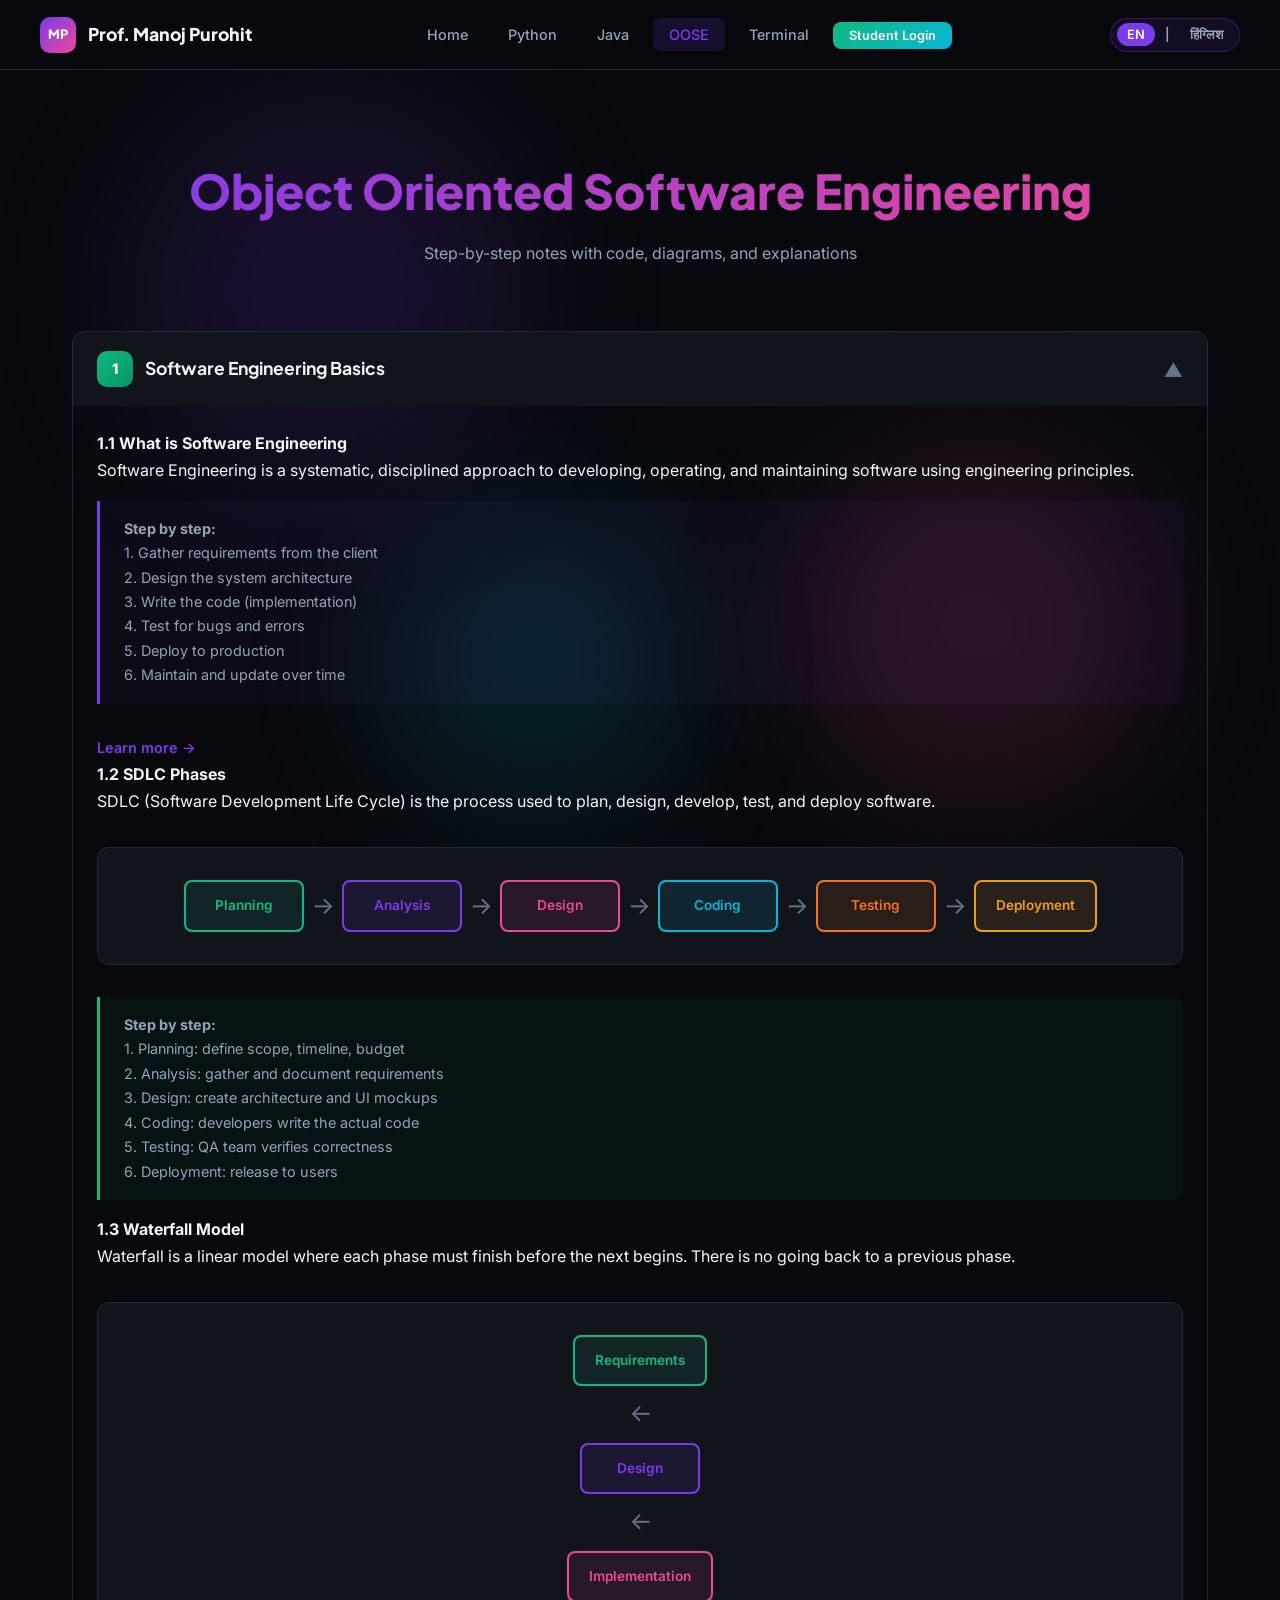
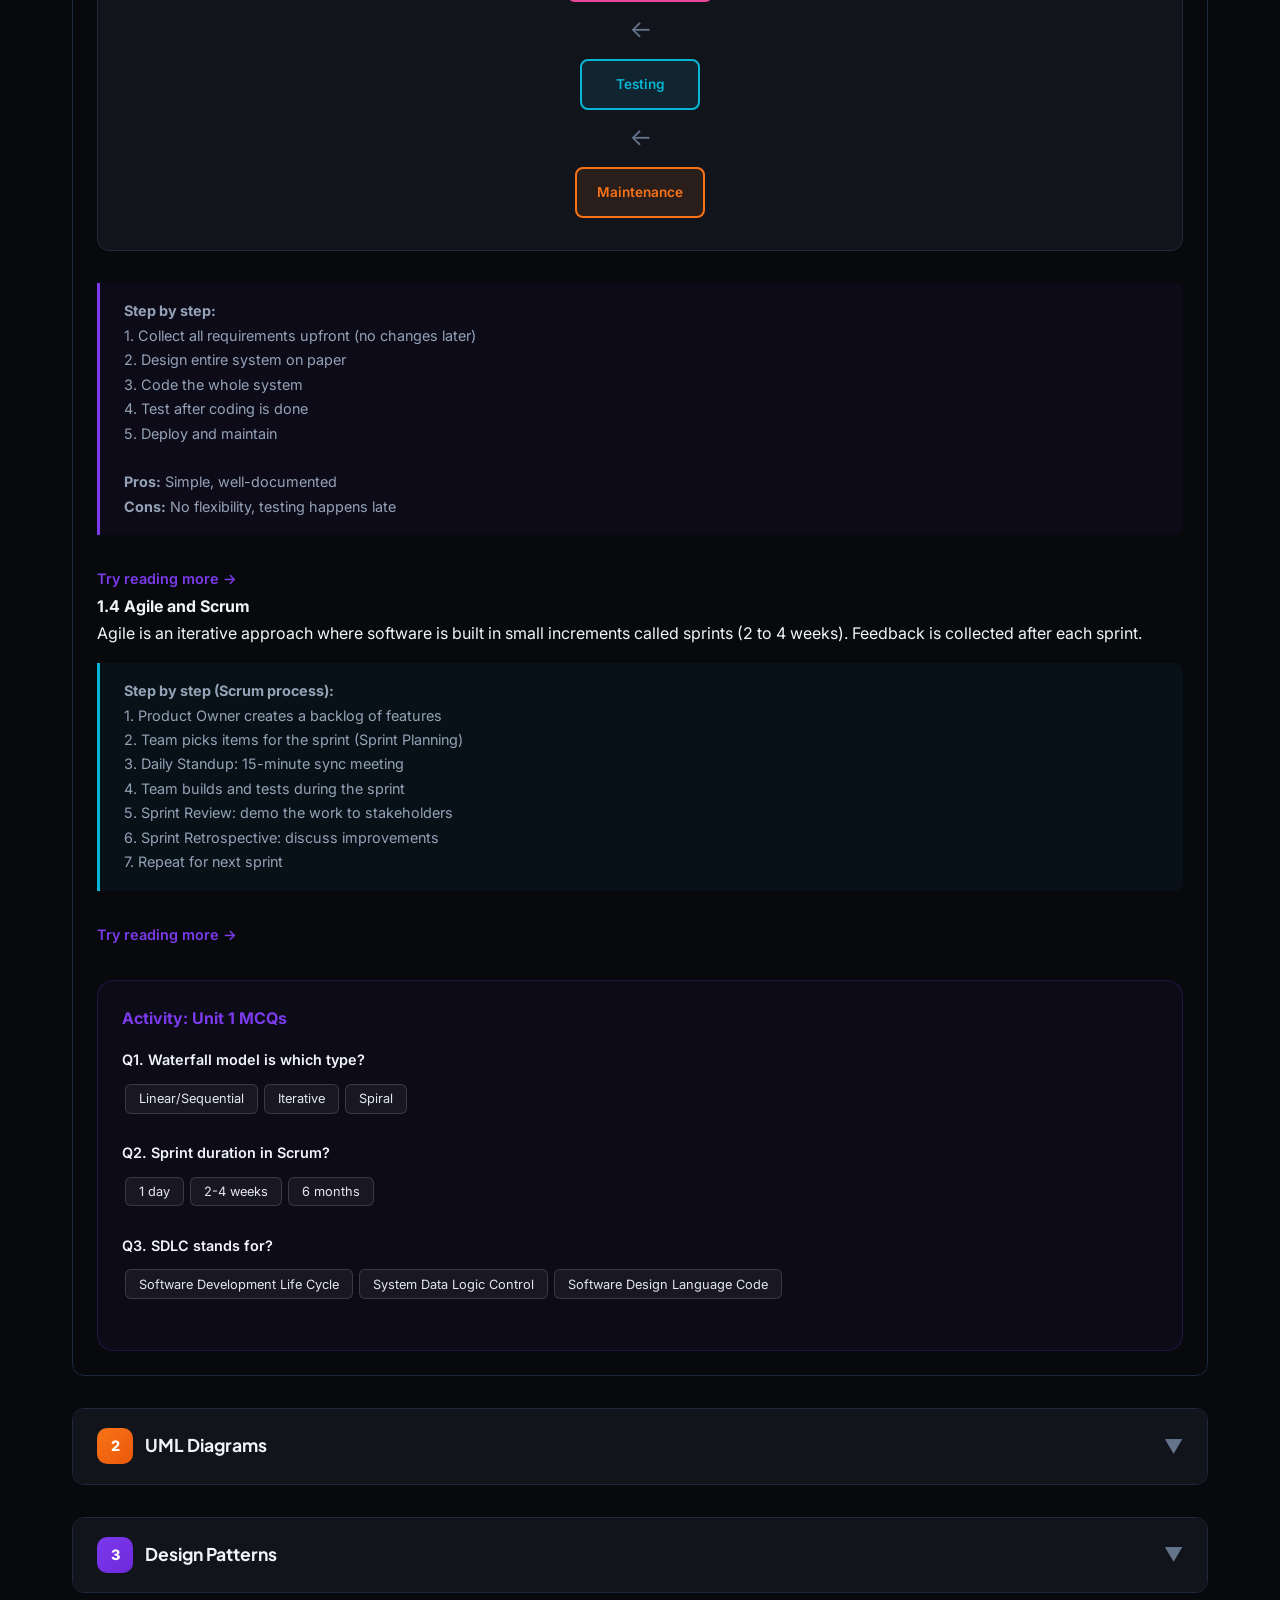
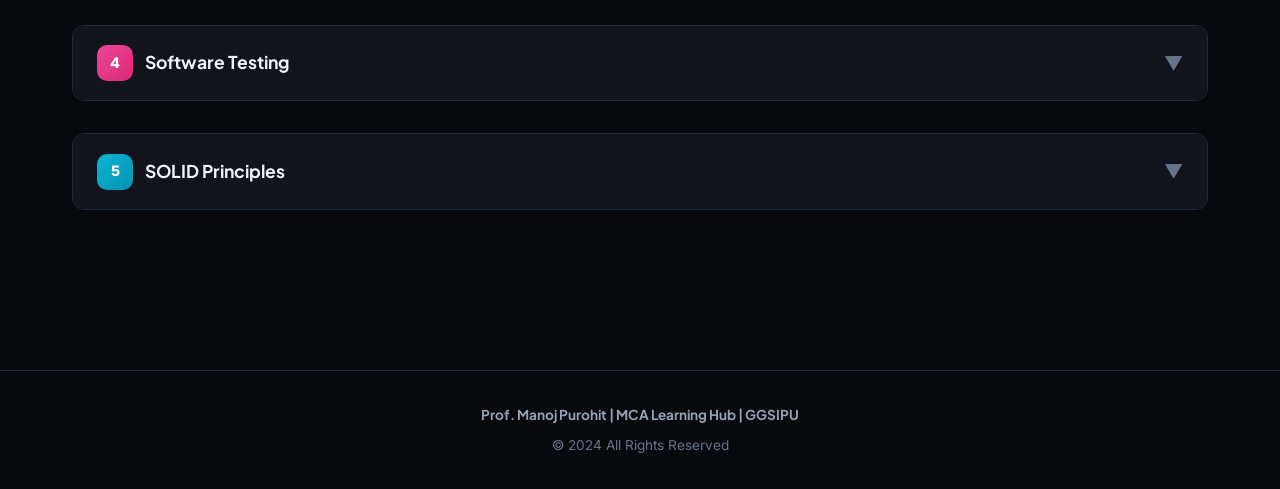
<file: oose.html>
<!DOCTYPE html>
<html lang="en">
<head>
<meta charset="UTF-8">
<meta name="viewport" content="width=device-width, initial-scale=1.0">
<title>OOSE - Prof. Manoj Purohit</title>
<link rel="preconnect" href="https://fonts.googleapis.com">
<link rel="preconnect" href="https://fonts.gstatic.com" crossorigin>
<link href="https://fonts.googleapis.com/css2?family=Plus+Jakarta+Sans:wght@400;600;700;800&family=Inter:wght@400;500;600;700&family=JetBrains+Mono:wght@400;500;700&display=swap" rel="stylesheet">
<link rel="stylesheet" href="style.css">
</head>
<body>
<div class="blob blob-purple"></div>
<div class="blob blob-pink"></div>
<div class="blob blob-cyan"></div>
<nav class="navbar">
<div class="nav-container">
<a href="index.html" class="nav-brand"><div class="nav-badge">MP</div><span>Prof. Manoj Purohit</span></a>
<ul class="nav-links">
<li><a href="index.html">Home</a></li>
<li><a href="python.html">Python</a></li>
<li><a href="java.html">Java</a></li>
<li><a href="oose.html" class="active">OOSE</a></li>
<li><a href="terminal.html">Terminal</a></li>
<li><a href="login.html" class="nav-student-btn">Student Login</a></li>
</ul>
<div class="nav-right">
<button class="lang-toggle" id="langToggle"><span class="active">EN</span><span>|</span><span>&#2361;&#2367;&#2306;&#2327;&#2381;&#2354;&#2367;&#2358;</span></button>
<div class="hamburger" id="hamburger"><span></span><span></span><span></span></div>
</div>
</div>
</nav>
<div class="mobile-menu" id="mobileMenu">
<a href="index.html">Home</a>
<a href="python.html">Python</a>
<a href="java.html">Java</a>
<a href="oose.html" class="active">OOSE</a>
<a href="terminal.html">Terminal</a>
<a href="login.html">Student Login</a>
</div>

<main class="main-content">
<section class="page-header">
<h1 class="purple-gradient">Object Oriented Software Engineering</h1>
<p class="subtitle" data-lang="en">Step-by-step notes with code, diagrams, and explanations</p>
<p class="subtitle" data-lang="hi">Step-by-step notes code, diagrams, aur explanations ke saath</p>
</section>

<!-- UNIT 1 -->
<div class="unit-section open">
<div class="unit-header" onclick="toggleUnit(this)">
<div class="unit-number green">1</div>
<div class="unit-title">Software Engineering Basics</div>
<div class="unit-toggle">&#9660;</div>
</div>
<div class="unit-content">

<h4>1.1 What is Software Engineering</h4>
<p data-lang="en">Software Engineering is a systematic, disciplined approach to developing, operating, and maintaining software using engineering principles.</p>
<p data-lang="hi">Software Engineering ek systematic aur disciplined approach hai jo engineering principles ka use karke software develop, operate, aur maintain karta hai.</p>
<div class="explain-box"><strong>Step by step:</strong><br>1. Gather requirements from the client<br>2. Design the system architecture<br>3. Write the code (implementation)<br>4. Test for bugs and errors<br>5. Deploy to production<br>6. Maintain and update over time</div>
<a href="https://www.geeksforgeeks.org/software-engineering/" target="_blank" class="card-link">Learn more &rarr;</a>

<h4>1.2 SDLC Phases</h4>
<p data-lang="en">SDLC (Software Development Life Cycle) is the process used to plan, design, develop, test, and deploy software.</p>
<p data-lang="hi">SDLC (Software Development Life Cycle) wo process hai jo software plan, design, develop, test, aur deploy karne ke liye use hota hai.</p>
<div class="diagram">
<div class="diagram-box green">Planning</div><span class="diagram-arrow">&rarr;</span>
<div class="diagram-box purple">Analysis</div><span class="diagram-arrow">&rarr;</span>
<div class="diagram-box pink">Design</div><span class="diagram-arrow">&rarr;</span>
<div class="diagram-box cyan">Coding</div><span class="diagram-arrow">&rarr;</span>
<div class="diagram-box orange">Testing</div><span class="diagram-arrow">&rarr;</span>
<div class="diagram-box yellow">Deployment</div>
</div>
<div class="explain-box green"><strong>Step by step:</strong><br>1. Planning: define scope, timeline, budget<br>2. Analysis: gather and document requirements<br>3. Design: create architecture and UI mockups<br>4. Coding: developers write the actual code<br>5. Testing: QA team verifies correctness<br>6. Deployment: release to users</div>

<h4>1.3 Waterfall Model</h4>
<p data-lang="en">Waterfall is a linear model where each phase must finish before the next begins. There is no going back to a previous phase.</p>
<p data-lang="hi">Waterfall ek linear model hai jahan har phase pehle complete hona chahiye, tabhi agla start hota hai. Wapas nahi ja sakte.</p>
<div class="diagram diagram-vertical">
<div class="diagram-box green">Requirements</div><span class="diagram-arrow">&darr;</span>
<div class="diagram-box purple">Design</div><span class="diagram-arrow">&darr;</span>
<div class="diagram-box pink">Implementation</div><span class="diagram-arrow">&darr;</span>
<div class="diagram-box cyan">Testing</div><span class="diagram-arrow">&darr;</span>
<div class="diagram-box orange">Maintenance</div>
</div>
<div class="explain-box"><strong>Step by step:</strong><br>1. Collect all requirements upfront (no changes later)<br>2. Design entire system on paper<br>3. Code the whole system<br>4. Test after coding is done<br>5. Deploy and maintain<br><br><strong>Pros:</strong> Simple, well-documented<br><strong>Cons:</strong> No flexibility, testing happens late</div>
<a href="https://www.geeksforgeeks.org/waterfall-model/" target="_blank" class="card-link">Try reading more &rarr;</a>

<h4>1.4 Agile and Scrum</h4>
<p data-lang="en">Agile is an iterative approach where software is built in small increments called sprints (2 to 4 weeks). Feedback is collected after each sprint.</p>
<p data-lang="hi">Agile ek iterative approach hai jahan software chhote increments (sprints, 2 se 4 weeks) mein banta hai. Har sprint ke baad feedback liya jaata hai.</p>
<div class="explain-box cyan"><strong>Step by step (Scrum process):</strong><br>1. Product Owner creates a backlog of features<br>2. Team picks items for the sprint (Sprint Planning)<br>3. Daily Standup: 15-minute sync meeting<br>4. Team builds and tests during the sprint<br>5. Sprint Review: demo the work to stakeholders<br>6. Sprint Retrospective: discuss improvements<br>7. Repeat for next sprint</div>
<a href="https://www.geeksforgeeks.org/agile-methodology/" target="_blank" class="card-link">Try reading more &rarr;</a>

<!-- Activity Unit 1 -->
<div class="activity"><h4>Activity: Unit 1 MCQs</h4>
<div class="mcq"><p class="q">Q1. Waterfall model is which type?</p><button class="opt" onclick="ck(this,true)">Linear/Sequential</button><button class="opt" onclick="ck(this,false)">Iterative</button><button class="opt" onclick="ck(this,false)">Spiral</button><span class="ans"></span></div>
<div class="mcq"><p class="q">Q2. Sprint duration in Scrum?</p><button class="opt" onclick="ck(this,false)">1 day</button><button class="opt" onclick="ck(this,true)">2-4 weeks</button><button class="opt" onclick="ck(this,false)">6 months</button><span class="ans"></span></div>
<div class="mcq"><p class="q">Q3. SDLC stands for?</p><button class="opt" onclick="ck(this,true)">Software Development Life Cycle</button><button class="opt" onclick="ck(this,false)">System Data Logic Control</button><button class="opt" onclick="ck(this,false)">Software Design Language Code</button><span class="ans"></span></div>
</div>
</div></div>

<!-- UNIT 2 -->
<div class="unit-section">
<div class="unit-header" onclick="toggleUnit(this)">
<div class="unit-number orange">2</div>
<div class="unit-title">UML Diagrams</div>
<div class="unit-toggle">&#9660;</div>
</div>
<div class="unit-content">

<h4>2.1 What is UML</h4>
<p data-lang="en">UML (Unified Modeling Language) is a standard visual language to represent software design using diagrams.</p>
<p data-lang="hi">UML (Unified Modeling Language) ek standard visual language hai jo diagrams ke through software design represent karta hai.</p>
<div class="explain-box"><strong>Step by step:</strong><br>1. UML is NOT a programming language, it is a modeling language<br>2. Structural diagrams show the static structure (Class, Object, Package)<br>3. Behavioral diagrams show dynamic behavior (Use Case, Sequence, Activity)<br>4. Draw diagrams before coding to plan the system</div>

<h4>2.2 Use Case Diagram</h4>
<p data-lang="en">Use Case Diagram shows what actions a system performs from the user's perspective. Actors are users, use cases are actions.</p>
<p data-lang="hi">Use Case Diagram dikhata hai ki system user ke perspective se kya actions perform karta hai. Actors users hain, use cases actions hain.</p>
<div class="diagram" style="flex-direction:column;gap:1rem;">
<div style="border:2px dashed var(--purple);border-radius:12px;padding:1.5rem;min-width:250px;text-align:center;">
<p style="color:var(--purple);font-weight:700;margin-bottom:1rem;">Library System</p>
<div style="display:flex;flex-direction:column;gap:8px;align-items:center;">
<div style="border:2px solid var(--cyan);border-radius:50px;padding:6px 20px;color:var(--cyan);">Search Book</div>
<div style="border:2px solid var(--cyan);border-radius:50px;padding:6px 20px;color:var(--cyan);">Borrow Book</div>
<div style="border:2px solid var(--cyan);border-radius:50px;padding:6px 20px;color:var(--cyan);">Return Book</div>
</div>
</div>
<p style="color:var(--text-muted);font-size:0.85rem;">Actors: Student, Librarian | Use Cases: Search, Borrow, Return</p>
</div>
<div class="explain-box green"><strong>Step by step:</strong><br>1. Identify actors (who uses the system)<br>2. Identify use cases (what can they do)<br>3. Draw system boundary (rectangle)<br>4. Place actors outside, use cases inside<br>5. Connect actors to their use cases with lines</div>

<h4>2.3 Class Diagram</h4>
<p data-lang="en">Class Diagram shows classes with their attributes, methods, and relationships. It is the most important structural diagram.</p>
<p data-lang="hi">Class Diagram classes ko unke attributes, methods, aur relationships ke saath dikhata hai. Ye sabse important structural diagram hai.</p>
<div class="class-diagram">
<div class="class-box">
<div class="class-name">Animal</div>
<div class="class-attrs">- name: String<br>- age: int</div>
<div class="class-methods">+ eat(): void<br>+ sleep(): void</div>
</div>
<div class="inheritance-arrow">&uarr; extends</div>
<div class="class-children">
<div class="class-box">
<div class="class-name">Dog</div>
<div class="class-attrs">- breed: String</div>
<div class="class-methods">+ bark(): void</div>
</div>
<div class="class-box">
<div class="class-name">Cat</div>
<div class="class-attrs">- color: String</div>
<div class="class-methods">+ meow(): void</div>
</div>
</div>
</div>
<div class="explain-box"><strong>Step by step:</strong><br>1. Top section: class name (bold)<br>2. Middle section: attributes (- private, + public, # protected)<br>3. Bottom section: methods<br>4. Arrow pointing up means "extends" (inheritance)<br>5. Dog and Cat inherit eat() and sleep() from Animal</div>

<h4>2.4 Sequence Diagram</h4>
<p data-lang="en">Sequence Diagram shows how objects communicate in a time-ordered sequence using messages (arrows).</p>
<p data-lang="hi">Sequence Diagram dikhata hai ki objects time-ordered sequence mein messages (arrows) ke through kaise communicate karte hain.</p>
<div class="diagram" style="flex-direction:column;gap:0.5rem;">
<div style="display:flex;justify-content:space-around;width:100%;">
<div class="diagram-box green">User</div>
<div class="diagram-box purple">ATM</div>
<div class="diagram-box pink">Bank Server</div>
</div>
<div style="color:var(--text-muted);font-size:0.8rem;text-align:left;width:100%;padding:0.5rem;">
1. User inserts card &rarr; ATM<br>2. ATM asks for PIN &rarr; User<br>3. User enters PIN &rarr; ATM<br>4. ATM verifies PIN &rarr; Bank Server<br>5. Bank Server returns result &rarr; ATM<br>6. ATM shows balance &rarr; User</div>
</div>
<div class="explain-box orange"><strong>Step by step:</strong><br>1. Objects are drawn as boxes at the top<br>2. Dashed vertical lines go down (lifelines)<br>3. Horizontal arrows show messages in order<br>4. Time flows from top to bottom<br>5. Each arrow is numbered to show sequence</div>

<h4>2.5 Activity Diagram</h4>
<p data-lang="en">Activity Diagram is like a flowchart showing the flow of activities, decisions, and parallel actions from start to finish.</p>
<p data-lang="hi">Activity Diagram ek flowchart ki tarah hai jo start se finish tak activities, decisions, aur parallel actions ka flow dikhata hai.</p>
<div class="diagram">
<div class="diagram-box green">Start</div><span class="diagram-arrow">&rarr;</span>
<div class="diagram-box purple">Enter Credentials</div><span class="diagram-arrow">&rarr;</span>
<div class="diagram-box orange">Valid?</div><span class="diagram-arrow">&rarr;</span>
<div class="diagram-box cyan">Show Dashboard</div><span class="diagram-arrow">&rarr;</span>
<div class="diagram-box pink">End</div>
</div>
<div class="explain-box"><strong>Step by step:</strong><br>1. Filled circle = start node<br>2. Rounded rectangles = activities<br>3. Diamond shape = decision (if/else)<br>4. If valid, go to dashboard. If not, go back to enter credentials<br>5. Circle with ring = end node</div>
<a href="https://www.geeksforgeeks.org/unified-modeling-language-uml-activity-diagrams/" target="_blank" class="card-link">Try reading more &rarr;</a>

<!-- Activity Unit 2 -->
<div class="activity"><h4>Activity: Unit 2 MCQs</h4>
<div class="mcq"><p class="q">Q1. Use Case Diagram shows system from whose view?</p><button class="opt" onclick="ck(this,true)">User</button><button class="opt" onclick="ck(this,false)">Developer</button><button class="opt" onclick="ck(this,false)">Database</button><span class="ans"></span></div>
<div class="mcq"><p class="q">Q2. Class Diagram is which type?</p><button class="opt" onclick="ck(this,true)">Structural</button><button class="opt" onclick="ck(this,false)">Behavioral</button><button class="opt" onclick="ck(this,false)">Deployment</button><span class="ans"></span></div>
<div class="mcq"><p class="q">Q3. In Sequence Diagram, time flows?</p><button class="opt" onclick="ck(this,true)">Top to bottom</button><button class="opt" onclick="ck(this,false)">Left to right</button><button class="opt" onclick="ck(this,false)">Random</button><span class="ans"></span></div>
</div>
</div></div>

<!-- UNIT 3 -->
<div class="unit-section">
<div class="unit-header" onclick="toggleUnit(this)">
<div class="unit-number purple">3</div>
<div class="unit-title">Design Patterns</div>
<div class="unit-toggle">&#9660;</div>
</div>
<div class="unit-content">

<h4>3.1 What are Design Patterns</h4>
<p data-lang="en">Design Patterns are reusable solutions to common software design problems. They are templates (not actual code). Three categories: Creational, Structural, Behavioral.</p>
<p data-lang="hi">Design Patterns common software design problems ke reusable solutions hain. Ye templates hain (actual code nahi). Teen categories: Creational, Structural, Behavioral.</p>
<div class="table-wrapper"><table>
<tr><th>Category</th><th>Purpose</th><th>Examples</th></tr>
<tr><td>Creational</td><td>Object creation</td><td>Singleton, Factory, Builder</td></tr>
<tr><td>Structural</td><td>Class composition</td><td>Adapter, Decorator, Facade</td></tr>
<tr><td>Behavioral</td><td>Object communication</td><td>Observer, Strategy, Command</td></tr>
</table></div>

<h4>3.2 Singleton Pattern</h4>
<p data-lang="en">Singleton ensures only ONE instance of a class exists throughout the application. Useful for loggers, database connections.</p>
<p data-lang="hi">Singleton ensure karta hai ki class ka sirf EK instance pure application mein exist kare. Loggers, database connections ke liye useful hai.</p>
<div class="code-block"><span class="code-label">Java</span><pre><span class="kw">class</span> <span class="fn">Logger</span> {
    <span class="kw">private static</span> Logger instance;        <span class="cm">// single instance stored here</span>
    <span class="kw">private</span> <span class="fn">Logger</span>() { }                    <span class="cm">// private constructor blocks new</span>

    <span class="kw">public static</span> Logger <span class="fn">getInstance</span>() {
        <span class="kw">if</span> (instance == <span class="kw">null</span>) {
            instance = <span class="kw">new</span> <span class="fn">Logger</span>();          <span class="cm">// create only if not exists</span>
        }
        <span class="kw">return</span> instance;
    }

    <span class="kw">public void</span> <span class="fn">log</span>(String msg) {
        System.out.<span class="fn">println</span>(<span class="str">"[LOG] "</span> + msg);
    }
}</pre></div>
<div class="explain-box green"><strong>Step by step (what each line does):</strong><br>1. <code>private static Logger instance</code> - holds the single object<br>2. <code>private Logger()</code> - constructor is private so no one can call new Logger()<br>3. <code>getInstance()</code> - this is the only way to get the object<br>4. <code>if (instance == null)</code> - checks if object already exists<br>5. If not, creates one. If yes, returns the same object<br>6. Result: l1 == l2 will be true (same reference)</div>
<a href="terminal.html" class="card-link">Try it yourself &rarr;</a>

<h4>3.3 Factory Pattern</h4>
<p data-lang="en">Factory Pattern creates objects without exposing creation logic. You ask the factory for an object by type, it gives you the right one.</p>
<p data-lang="hi">Factory Pattern objects create karta hai bina creation logic expose kiye. Aap factory se type ke basis pe object maango, wo sahi object de deta hai.</p>
<div class="code-block"><span class="code-label">Java</span><pre><span class="kw">interface</span> <span class="fn">Shape</span> {
    <span class="kw">void</span> <span class="fn">draw</span>();
}
<span class="kw">class</span> <span class="fn">Circle</span> <span class="kw">implements</span> Shape {
    <span class="kw">public void</span> <span class="fn">draw</span>() { System.out.<span class="fn">println</span>(<span class="str">"Drawing Circle"</span>); }
}
<span class="kw">class</span> <span class="fn">Square</span> <span class="kw">implements</span> Shape {
    <span class="kw">public void</span> <span class="fn">draw</span>() { System.out.<span class="fn">println</span>(<span class="str">"Drawing Square"</span>); }
}
<span class="kw">class</span> <span class="fn">ShapeFactory</span> {
    Shape <span class="fn">create</span>(String type) {
        <span class="kw">if</span> (type.equals(<span class="str">"circle"</span>)) <span class="kw">return new</span> <span class="fn">Circle</span>();
        <span class="kw">if</span> (type.equals(<span class="str">"square"</span>)) <span class="kw">return new</span> <span class="fn">Square</span>();
        <span class="kw">return null</span>;
    }
}</pre></div>
<div class="explain-box"><strong>Step by step:</strong><br>1. Define a common interface (Shape) with a method draw()<br>2. Create concrete classes (Circle, Square) that implement Shape<br>3. ShapeFactory has a create() method that takes a type string<br>4. Based on the string, it returns the correct object<br>5. Client never uses "new Circle()" directly, only factory.create("circle")</div>
<a href="terminal.html" class="card-link">Try it yourself &rarr;</a>

<h4>3.4 Observer Pattern</h4>
<p data-lang="en">Observer Pattern lets multiple objects (subscribers) listen for changes in another object (publisher). When state changes, all subscribers get notified.</p>
<p data-lang="hi">Observer Pattern multiple objects (subscribers) ko ek object (publisher) ke changes sunne deta hai. Jab state change hoti hai, sab subscribers ko notify kiya jaata hai.</p>
<div class="code-block"><span class="code-label">Java</span><pre><span class="kw">interface</span> <span class="fn">Observer</span> {
    <span class="kw">void</span> <span class="fn">update</span>(String msg);
}
<span class="kw">class</span> <span class="fn">Student</span> <span class="kw">implements</span> Observer {
    String name;
    <span class="fn">Student</span>(String name) { <span class="kw">this</span>.name = name; }
    <span class="kw">public void</span> <span class="fn">update</span>(String msg) {
        System.out.<span class="fn">println</span>(name + <span class="str">" received: "</span> + msg);
    }
}
<span class="kw">class</span> <span class="fn">Teacher</span> {
    List&lt;Observer&gt; students = <span class="kw">new</span> ArrayList&lt;&gt;();
    <span class="kw">void</span> <span class="fn">subscribe</span>(Observer o) { students.<span class="fn">add</span>(o); }
    <span class="kw">void</span> <span class="fn">notifyAll</span>(String msg) {
        <span class="kw">for</span> (Observer o : students) o.<span class="fn">update</span>(msg);
    }
}</pre></div>
<div class="explain-box orange"><strong>Step by step:</strong><br>1. Observer interface has update() method<br>2. Student implements Observer, prints the message<br>3. Teacher maintains a list of subscribed students<br>4. subscribe() adds a student to the list<br>5. notifyAll() loops through and calls update() on each<br>6. When teacher posts, every subscribed student gets the message</div>
<a href="terminal.html" class="card-link">Try it yourself &rarr;</a>

<!-- Activity Unit 3 -->
<div class="activity"><h4>Activity: Unit 3 MCQs</h4>
<div class="mcq"><p class="q">Q1. Singleton allows how many instances?</p><button class="opt" onclick="ck(this,true)">Only one</button><button class="opt" onclick="ck(this,false)">Unlimited</button><button class="opt" onclick="ck(this,false)">Two</button><span class="ans"></span></div>
<div class="mcq"><p class="q">Q2. Factory pattern belongs to?</p><button class="opt" onclick="ck(this,true)">Creational</button><button class="opt" onclick="ck(this,false)">Structural</button><button class="opt" onclick="ck(this,false)">Behavioral</button><span class="ans"></span></div>
<div class="mcq"><p class="q">Q3. Observer pattern is used for?</p><button class="opt" onclick="ck(this,false)">Creating objects</button><button class="opt" onclick="ck(this,true)">Notifying subscribers</button><button class="opt" onclick="ck(this,false)">Sorting arrays</button><span class="ans"></span></div>
</div>
</div></div>

<!-- UNIT 4 -->
<div class="unit-section">
<div class="unit-header" onclick="toggleUnit(this)">
<div class="unit-number pink">4</div>
<div class="unit-title">Software Testing</div>
<div class="unit-toggle">&#9660;</div>
</div>
<div class="unit-content">

<h4>4.1 Types of Testing</h4>
<p data-lang="en">Testing verifies that software works correctly. Different levels target different parts of the system.</p>
<p data-lang="hi">Testing verify karta hai ki software sahi kaam karta hai. Alag levels system ke alag parts ko target karte hain.</p>
<div class="table-wrapper"><table>
<tr><th>Type</th><th>What it tests</th><th>Done by</th></tr>
<tr><td>Unit Testing</td><td>Individual functions/methods</td><td>Developer</td></tr>
<tr><td>Integration Testing</td><td>Interaction between modules</td><td>Developer/Tester</td></tr>
<tr><td>System Testing</td><td>Complete system end-to-end</td><td>QA Team</td></tr>
<tr><td>Acceptance Testing</td><td>Does it meet user needs?</td><td>Client</td></tr>
</table></div>
<div class="explain-box"><strong>Step by step:</strong><br>1. Developer writes unit tests for each function<br>2. Modules are combined and integration tested<br>3. Full system is tested as a whole<br>4. Client verifies it meets their requirements</div>

<h4>4.2 Black Box vs White Box Testing</h4>
<p data-lang="en">Black Box tests inputs and outputs without seeing internal code. White Box tests the internal logic, paths, and branches of code.</p>
<p data-lang="hi">Black Box inputs aur outputs test karta hai bina internal code dekhe. White Box code ki internal logic, paths, aur branches test karta hai.</p>
<div class="table-wrapper"><table>
<tr><th>Aspect</th><th>Black Box</th><th>White Box</th></tr>
<tr><td>Code visible?</td><td>No</td><td>Yes</td></tr>
<tr><td>Focus</td><td>What the system does</td><td>How the system does it</td></tr>
<tr><td>Done by</td><td>Tester</td><td>Developer</td></tr>
<tr><td>Techniques</td><td>Equivalence, Boundary</td><td>Statement, Branch coverage</td></tr>
</table></div>
<div class="explain-box green"><strong>Step by step (Black Box):</strong><br>1. Look at the requirements (not the code)<br>2. Create test inputs based on specs<br>3. Run the system with those inputs<br>4. Check if output matches expected result<br>5. You never open the source code</div>
<div class="explain-box orange"><strong>Step by step (White Box):</strong><br>1. Open the source code and read it<br>2. Identify all if/else branches<br>3. Write tests that cover every branch<br>4. Ensure every line of code runs at least once<br>5. Check all possible paths through the code</div>

<h4>4.3 Test Case Example</h4>
<p data-lang="en">A Test Case documents what to test, with what input, and what the expected result should be.</p>
<p data-lang="hi">Test Case document karta hai ki kya test karna hai, kaunsa input dena hai, aur expected result kya hona chahiye.</p>
<div class="table-wrapper"><table>
<tr><th>ID</th><th>Description</th><th>Input</th><th>Expected Output</th><th>Status</th></tr>
<tr><td>TC-01</td><td>Valid login</td><td>user: admin, pass: 1234</td><td>Login success</td><td style="color:var(--green);">Pass</td></tr>
<tr><td>TC-02</td><td>Wrong password</td><td>user: admin, pass: wrong</td><td>Error message</td><td style="color:var(--green);">Pass</td></tr>
<tr><td>TC-03</td><td>Empty fields</td><td>user: "", pass: ""</td><td>Validation error</td><td style="color:#ef4444;">Fail</td></tr>
<tr><td>TC-04</td><td>SQL injection</td><td>user: ' OR 1=1, pass: x</td><td>Blocked</td><td style="color:var(--green);">Pass</td></tr>
</table></div>
<div class="explain-box"><strong>Step by step to write a test case:</strong><br>1. Give it a unique ID (TC-01, TC-02...)<br>2. Write a short description of what you are testing<br>3. Define the input values<br>4. Write the expected output<br>5. Run the test and record Pass or Fail</div>

<!-- Activity Unit 4 -->
<div class="activity"><h4>Activity: Unit 4 MCQs</h4>
<div class="mcq"><p class="q">Q1. Black Box focuses on?</p><button class="opt" onclick="ck(this,true)">Input and Output</button><button class="opt" onclick="ck(this,false)">Internal code paths</button><button class="opt" onclick="ck(this,false)">Database schema</button><span class="ans"></span></div>
<div class="mcq"><p class="q">Q2. Unit testing is done by?</p><button class="opt" onclick="ck(this,true)">Developer</button><button class="opt" onclick="ck(this,false)">Client</button><button class="opt" onclick="ck(this,false)">Manager</button><span class="ans"></span></div>
<div class="mcq"><p class="q">Q3. White Box checks?</p><button class="opt" onclick="ck(this,false)">Only UI</button><button class="opt" onclick="ck(this,true)">Code branches and paths</button><button class="opt" onclick="ck(this,false)">User satisfaction</button><span class="ans"></span></div>
</div>
</div></div>

<!-- UNIT 5 -->
<div class="unit-section">
<div class="unit-header" onclick="toggleUnit(this)">
<div class="unit-number cyan">5</div>
<div class="unit-title">SOLID Principles</div>
<div class="unit-toggle">&#9660;</div>
</div>
<div class="unit-content">

<h4>5.1 S: Single Responsibility Principle</h4>
<p data-lang="en">A class should have only ONE reason to change. Each class does one job only.</p>
<p data-lang="hi">Ek class ke paas change hone ki sirf EK reason honi chahiye. Har class sirf ek kaam kare.</p>
<div class="code-block"><span class="code-label">Java</span><pre><span class="cm">// BAD: Student class does too many things</span>
<span class="kw">class</span> <span class="fn">Student</span> {
    <span class="kw">void</span> <span class="fn">saveToDatabase</span>() { }   <span class="cm">// job 1: database</span>
    <span class="kw">void</span> <span class="fn">generatePDF</span>() { }      <span class="cm">// job 2: report</span>
    <span class="kw">void</span> <span class="fn">sendEmail</span>() { }        <span class="cm">// job 3: notification</span>
}

<span class="cm">// GOOD: separate classes for separate jobs</span>
<span class="kw">class</span> <span class="fn">Student</span> { String name; <span class="kw">int</span> roll; }
<span class="kw">class</span> <span class="fn">StudentDB</span> {
    <span class="kw">void</span> <span class="fn">save</span>(Student s) { System.out.<span class="fn">println</span>(<span class="str">"Saved "</span> + s.name); }
}
<span class="kw">class</span> <span class="fn">ReportService</span> {
    <span class="kw">void</span> <span class="fn">generate</span>(Student s) { System.out.<span class="fn">println</span>(<span class="str">"PDF for "</span> + s.name); }
}</pre></div>
<div class="explain-box"><strong>Step by step (what each line does):</strong><br>1. BAD version: Student has 3 different jobs (database, PDF, email)<br>2. If email logic changes, you must modify Student class<br>3. GOOD version: Student only holds data (name, roll)<br>4. StudentDB handles saving to database only<br>5. ReportService handles PDF generation only<br>6. Now each class has exactly one reason to change</div>

<h4>5.2 O: Open/Closed Principle</h4>
<p data-lang="en">Classes should be open for extension but closed for modification. Add new features by creating new classes, not changing existing ones.</p>
<p data-lang="hi">Classes extension ke liye open honi chahiye lekin modification ke liye closed. Naya feature add karne ke liye nayi class banao, purani mat badlo.</p>
<div class="code-block"><span class="code-label">Java</span><pre><span class="kw">interface</span> <span class="fn">Discount</span> {
    <span class="kw">double</span> <span class="fn">calculate</span>(<span class="kw">double</span> price);
}
<span class="kw">class</span> <span class="fn">RegularDiscount</span> <span class="kw">implements</span> Discount {
    <span class="kw">public double</span> <span class="fn">calculate</span>(<span class="kw">double</span> price) { <span class="kw">return</span> price * <span class="num">0.1</span>; }
}
<span class="kw">class</span> <span class="fn">PremiumDiscount</span> <span class="kw">implements</span> Discount {
    <span class="kw">public double</span> <span class="fn">calculate</span>(<span class="kw">double</span> price) { <span class="kw">return</span> price * <span class="num">0.2</span>; }
}
<span class="cm">// To add new discount: just create new class, no old code changes</span>
<span class="kw">class</span> <span class="fn">FestivalDiscount</span> <span class="kw">implements</span> Discount {
    <span class="kw">public double</span> <span class="fn">calculate</span>(<span class="kw">double</span> price) { <span class="kw">return</span> price * <span class="num">0.3</span>; }
}</pre></div>
<div class="explain-box green"><strong>Step by step (what each line does):</strong><br>1. <code>interface Discount</code> defines the contract: calculate(price)<br>2. RegularDiscount gives 10% off (price * 0.1)<br>3. PremiumDiscount gives 20% off (price * 0.2)<br>4. Need a festival discount? Create FestivalDiscount class<br>5. No existing class is modified<br>6. The system is "open" to new discounts, "closed" to edits</div>

<h4>5.3 L: Liskov Substitution Principle</h4>
<p data-lang="en">A child class should work anywhere the parent class is expected, without breaking the program.</p>
<p data-lang="hi">Child class ko parent class ki jagah kahi bhi use kar sakte hain, program break nahi hona chahiye.</p>
<div class="code-block"><span class="code-label">Java</span><pre><span class="kw">class</span> <span class="fn">Bird</span> {
    <span class="kw">void</span> <span class="fn">eat</span>() { System.out.<span class="fn">println</span>(<span class="str">"Eating"</span>); }
}
<span class="kw">class</span> <span class="fn">Sparrow</span> <span class="kw">extends</span> Bird {
    <span class="kw">void</span> <span class="fn">fly</span>() { System.out.<span class="fn">println</span>(<span class="str">"Flying"</span>); }
}

<span class="cm">// This works: Sparrow can replace Bird</span>
Bird b = <span class="kw">new</span> <span class="fn">Sparrow</span>();
b.<span class="fn">eat</span>();  <span class="cm">// works perfectly</span>

<span class="cm">// VIOLATION: Penguin extends Bird but cannot fly</span>
<span class="cm">// Solution: separate FlyingBird interface</span></pre></div>
<div class="explain-box orange"><strong>Step by step (what each line does):</strong><br>1. Bird is the parent class with eat() method<br>2. Sparrow extends Bird, adds fly()<br>3. <code>Bird b = new Sparrow()</code> means we use Sparrow as a Bird<br>4. b.eat() works because Sparrow inherits eat()<br>5. If Penguin extended a FlyingBird with fly(), it would break<br>6. Fix: only give fly() to birds that can actually fly</div>

<h4>5.4 I: Interface Segregation Principle</h4>
<p data-lang="en">Do not force a class to implement methods it does not need. Use many small interfaces instead of one large one.</p>
<p data-lang="hi">Class ko aise methods implement karne pe force mat karo jo wo use nahi karta. Ek badi interface ke bajaye chhoti interfaces use karo.</p>
<div class="code-block"><span class="code-label">Java</span><pre><span class="cm">// BAD: one big interface</span>
<span class="kw">interface</span> <span class="fn">Worker</span> {
    <span class="kw">void</span> <span class="fn">work</span>();
    <span class="kw">void</span> <span class="fn">eat</span>();
    <span class="kw">void</span> <span class="fn">sleep</span>();
}

<span class="cm">// GOOD: small focused interfaces</span>
<span class="kw">interface</span> <span class="fn">Workable</span> { <span class="kw">void</span> <span class="fn">work</span>(); }
<span class="kw">interface</span> <span class="fn">Eatable</span>  { <span class="kw">void</span> <span class="fn">eat</span>(); }

<span class="kw">class</span> <span class="fn">Robot</span> <span class="kw">implements</span> Workable {
    <span class="kw">public void</span> <span class="fn">work</span>() { System.out.<span class="fn">println</span>(<span class="str">"Robot working"</span>); }
}
<span class="kw">class</span> <span class="fn">Human</span> <span class="kw">implements</span> Workable, Eatable {
    <span class="kw">public void</span> <span class="fn">work</span>() { System.out.<span class="fn">println</span>(<span class="str">"Human working"</span>); }
    <span class="kw">public void</span> <span class="fn">eat</span>() { System.out.<span class="fn">println</span>(<span class="str">"Human eating"</span>); }
}</pre></div>
<div class="explain-box"><strong>Step by step (what each line does):</strong><br>1. BAD: Worker forces eat() and sleep() on every implementor<br>2. Robot does not eat or sleep, but is forced to implement them<br>3. GOOD: split into Workable and Eatable<br>4. Robot implements only Workable (it only works)<br>5. Human implements both Workable and Eatable<br>6. No class is forced to have useless methods</div>

<h4>5.5 D: Dependency Inversion Principle</h4>
<p data-lang="en">High-level modules should not depend on low-level modules. Both should depend on abstractions (interfaces).</p>
<p data-lang="hi">High-level modules ko low-level modules pe depend nahi karna chahiye. Dono ko abstractions (interfaces) pe depend karna chahiye.</p>
<div class="code-block"><span class="code-label">Java</span><pre><span class="cm">// Abstraction (interface)</span>
<span class="kw">interface</span> <span class="fn">Database</span> {
    <span class="kw">void</span> <span class="fn">save</span>(String data);
}

<span class="cm">// Low-level modules</span>
<span class="kw">class</span> <span class="fn">MySQL</span> <span class="kw">implements</span> Database {
    <span class="kw">public void</span> <span class="fn">save</span>(String data) {
        System.out.<span class="fn">println</span>(<span class="str">"MySQL: "</span> + data);
    }
}
<span class="kw">class</span> <span class="fn">MongoDB</span> <span class="kw">implements</span> Database {
    <span class="kw">public void</span> <span class="fn">save</span>(String data) {
        System.out.<span class="fn">println</span>(<span class="str">"Mongo: "</span> + data);
    }
}

<span class="cm">// High-level module depends on interface, not class</span>
<span class="kw">class</span> <span class="fn">UserService</span> {
    Database db;
    <span class="fn">UserService</span>(Database db) { <span class="kw">this</span>.db = db; }
    <span class="kw">void</span> <span class="fn">createUser</span>(String name) { db.<span class="fn">save</span>(name); }
}</pre></div>
<div class="explain-box cyan"><strong>Step by step (what each line does):</strong><br>1. <code>interface Database</code> is the abstraction with save()<br>2. MySQL and MongoDB are low-level (concrete) implementations<br>3. UserService is the high-level module (business logic)<br>4. UserService takes Database in its constructor (not MySQL directly)<br>5. You can pass MySQL or MongoDB, both work<br>6. To switch databases, just pass a different object. No code change in UserService</div>
<a href="terminal.html" class="card-link">Try it yourself &rarr;</a>

<!-- Activity Unit 5 -->
<div class="activity"><h4>Activity: Unit 5 MCQs</h4>
<div class="mcq"><p class="q">Q1. SRP means a class should have?</p><button class="opt" onclick="ck(this,true)">One reason to change</button><button class="opt" onclick="ck(this,false)">Many responsibilities</button><button class="opt" onclick="ck(this,false)">No methods</button><span class="ans"></span></div>
<div class="mcq"><p class="q">Q2. Open/Closed means open for?</p><button class="opt" onclick="ck(this,true)">Extension</button><button class="opt" onclick="ck(this,false)">Modification</button><button class="opt" onclick="ck(this,false)">Deletion</button><span class="ans"></span></div>
<div class="mcq"><p class="q">Q3. Dependency Inversion says depend on?</p><button class="opt" onclick="ck(this,true)">Abstractions (interfaces)</button><button class="opt" onclick="ck(this,false)">Concrete classes</button><button class="opt" onclick="ck(this,false)">Global variables</button><span class="ans"></span></div>
</div>
</div></div>

</main>

<footer class="footer">
<div class="footer-brand">Prof. Manoj Purohit | MCA Learning Hub | GGSIPU</div>
<p>&copy; 2024 All Rights Reserved</p>
</footer>

<script>
function toggleUnit(h){h.parentElement.classList.toggle('open')}
function ck(b,c){const m=b.closest('.mcq'),a=m.querySelector('.ans');m.querySelectorAll('.opt').forEach(o=>o.disabled=true);if(c){b.style.background='rgba(16,185,129,.2)';b.style.borderColor='#10B981';a.textContent='Correct!';a.style.color='#10B981';}else{b.style.background='rgba(239,68,68,.2)';b.style.borderColor='#ef4444';a.textContent='Wrong!';a.style.color='#ef4444';}}
const langBtn=document.getElementById('langToggle');let isHi=false;
langBtn.addEventListener('click',()=>{isHi=!isHi;document.body.classList.toggle('hinglish',isHi);const s=langBtn.querySelectorAll('span');s[0].classList.toggle('active',!isHi);s[2].classList.toggle('active',isHi);});
document.getElementById('hamburger').addEventListener('click',()=>document.getElementById('mobileMenu').classList.toggle('open'));
</script>
</body>
</html>
</file>
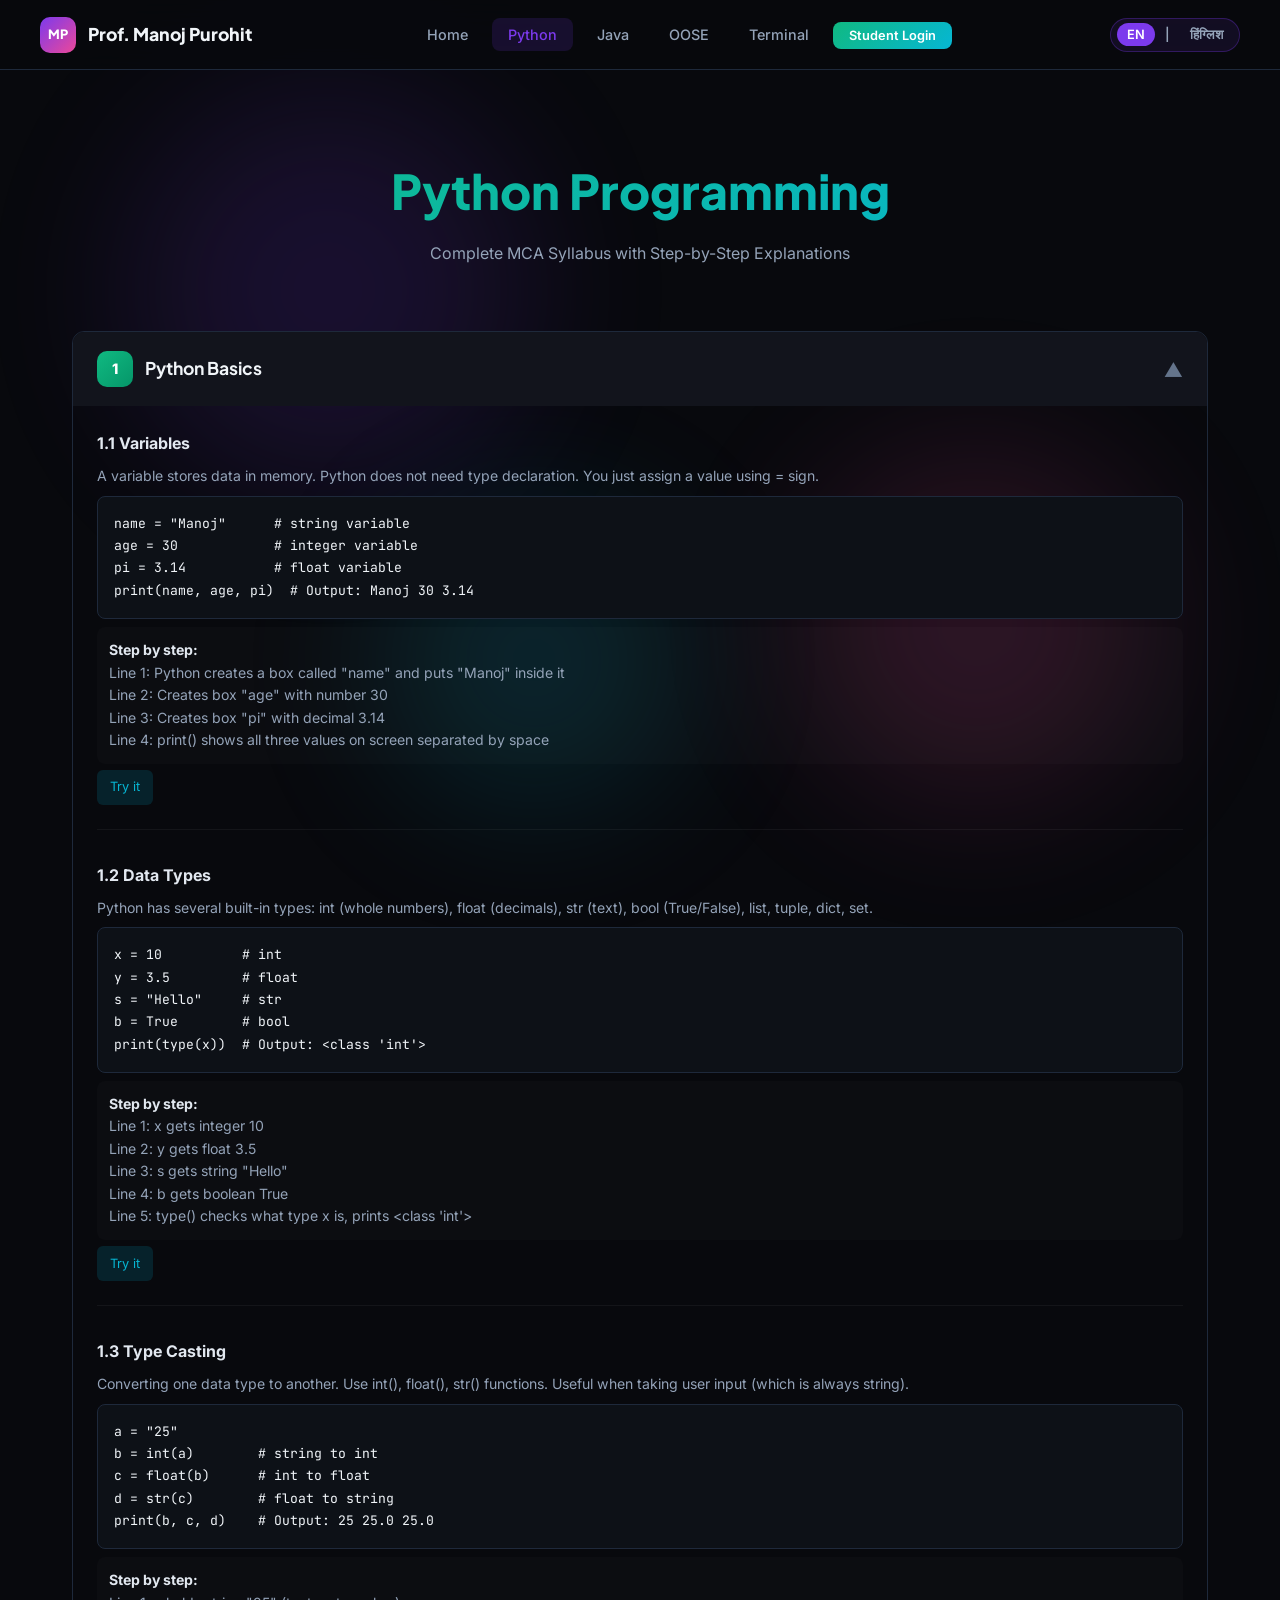
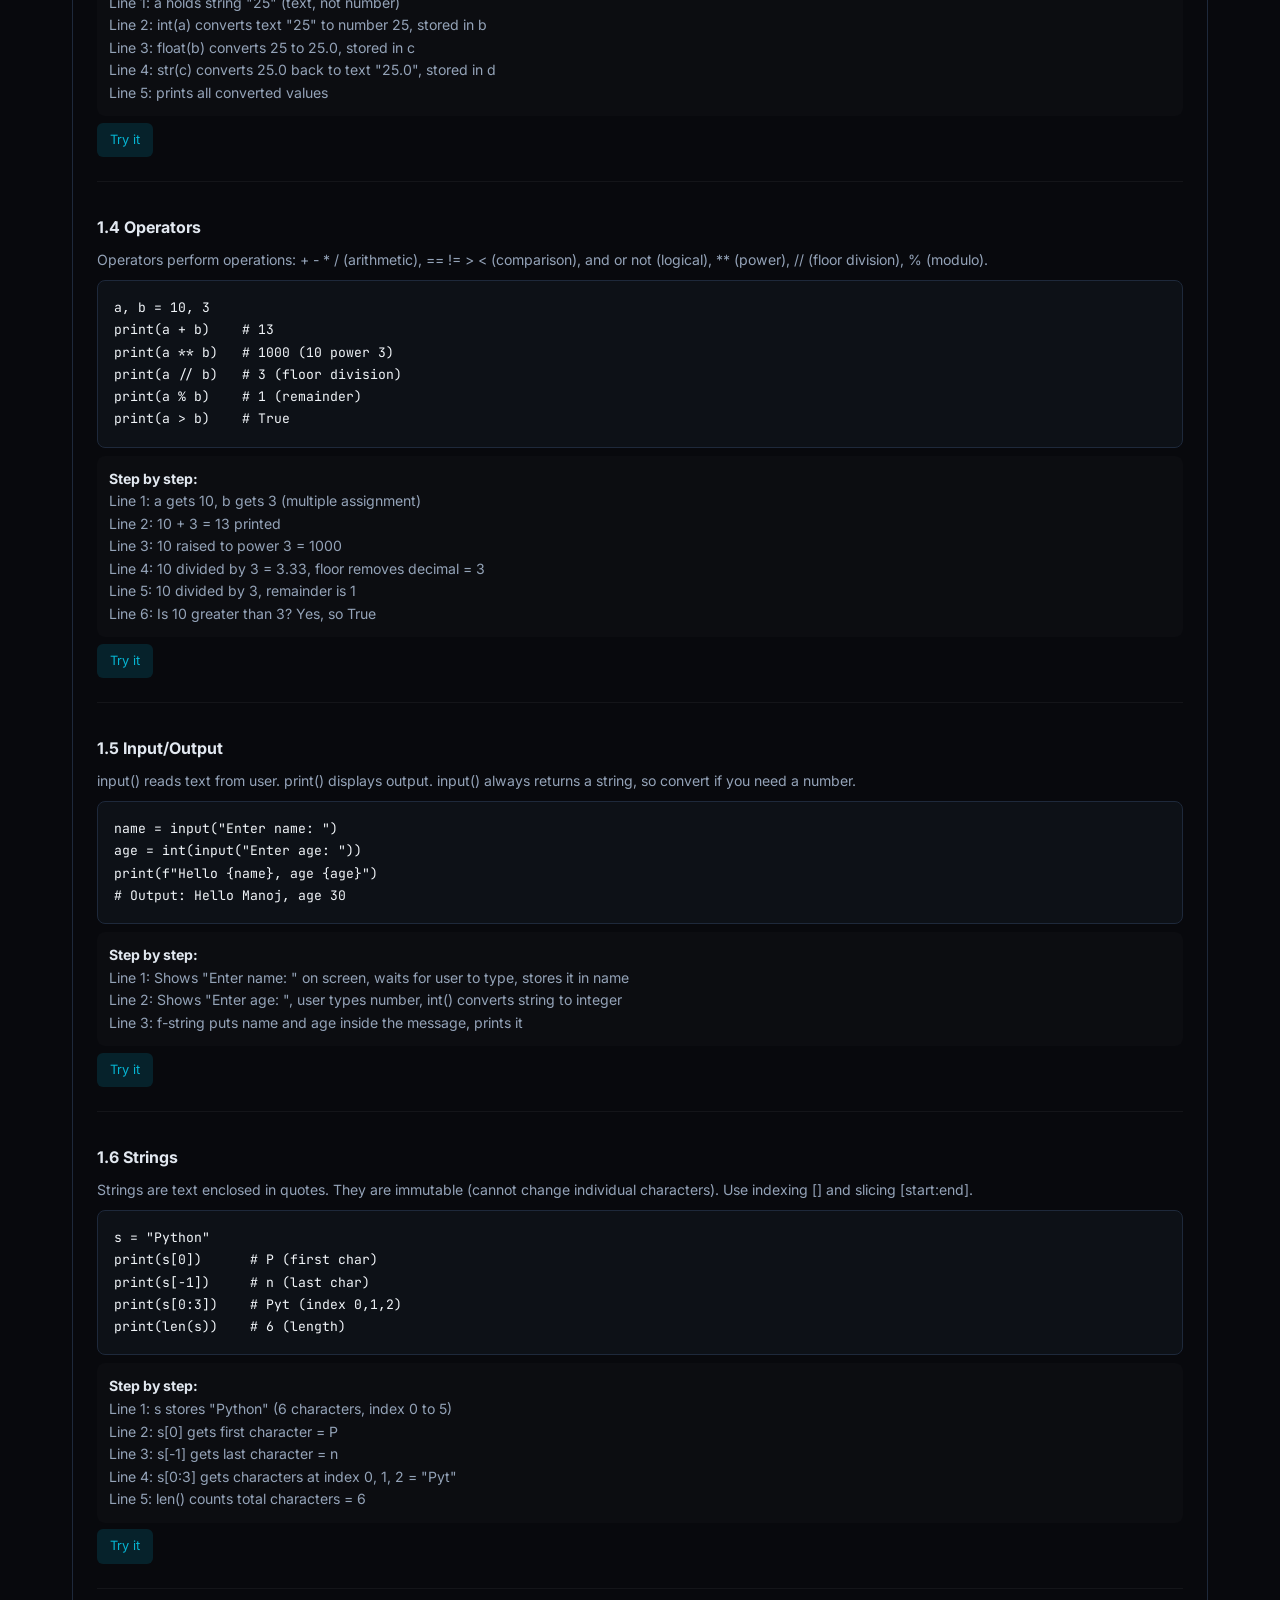
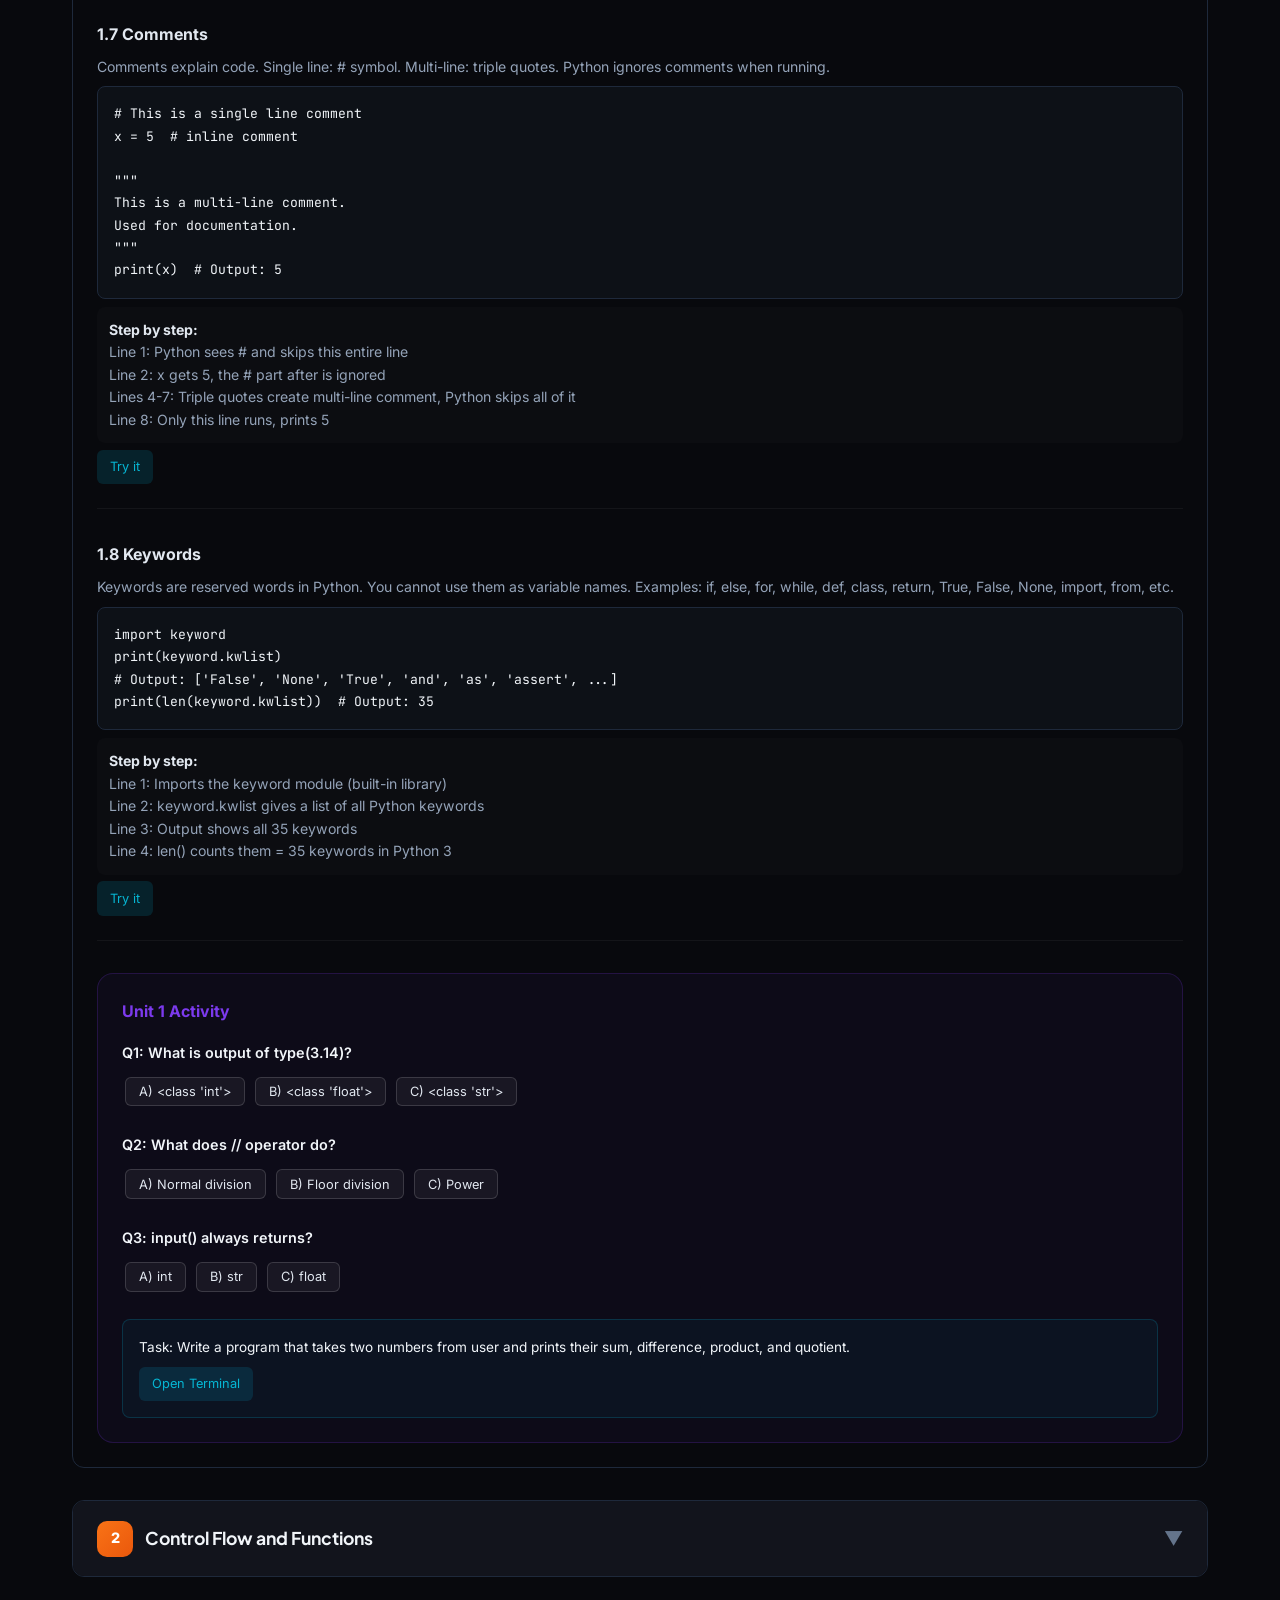
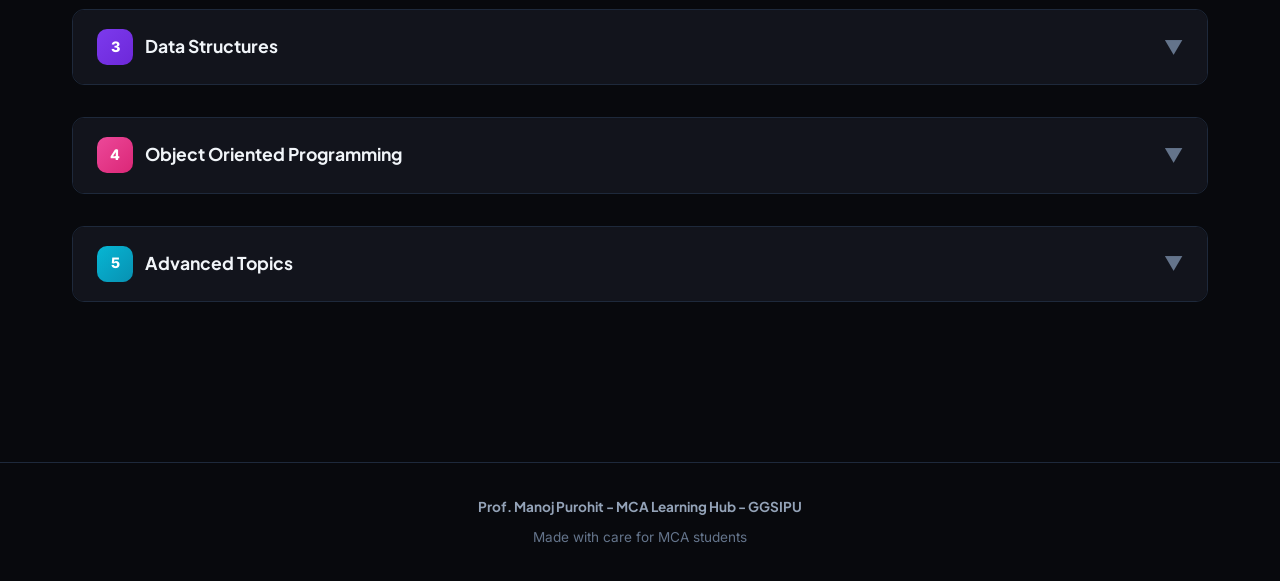
<file: python.html>
<!DOCTYPE html>
<html lang="en">
<head>
<meta charset="UTF-8">
<meta name="viewport" content="width=device-width, initial-scale=1.0">
<title>Python Programming - Prof. Manoj Purohit</title>
<link rel="preconnect" href="https://fonts.googleapis.com">
<link rel="preconnect" href="https://fonts.gstatic.com" crossorigin>
<link href="https://fonts.googleapis.com/css2?family=Plus+Jakarta+Sans:wght@400;600;700;800&family=Inter:wght@400;500;600;700&family=JetBrains+Mono:wght@400;500;700&display=swap" rel="stylesheet">
<link rel="stylesheet" href="style.css">
</head>
<body>
<div class="blob blob-purple"></div>
<div class="blob blob-pink"></div>
<div class="blob blob-cyan"></div>
<nav class="navbar">
<div class="nav-container">
<a href="index.html" class="nav-brand"><div class="nav-badge">MP</div><span>Prof. Manoj Purohit</span></a>
<ul class="nav-links">
<li><a href="index.html">Home</a></li>
<li><a href="python.html" class="active">Python</a></li>
<li><a href="java.html">Java</a></li>
<li><a href="oose.html">OOSE</a></li>
<li><a href="terminal.html">Terminal</a></li>
<li><a href="login.html" class="nav-student-btn">Student Login</a></li>
</ul>
<div class="nav-right">
<button class="lang-toggle" id="langToggle"><span class="active">EN</span><span>|</span><span>&#2361;&#2367;&#2306;&#2327;&#2381;&#2354;&#2367;&#2358;</span></button>
<div class="hamburger" id="hamburger"><span></span><span></span><span></span></div>
</div>
</div>
</nav>
<div class="mobile-menu" id="mobileMenu">
<a href="index.html">Home</a>
<a href="python.html" class="active">Python</a>
<a href="java.html">Java</a>
<a href="oose.html">OOSE</a>
<a href="terminal.html">Terminal</a>
<a href="login.html">Student Login</a>
</div>

<main class="main-content">
<section class="page-header">
<h1 class="green-gradient">Python Programming</h1>
<p class="subtitle" data-lang="en">Complete MCA Syllabus with Step-by-Step Explanations</p>
<p class="subtitle" data-lang="hi">MCA Syllabus ke according puri Python, har line ka explanation</p>
</section>

<!-- ===== UNIT 1 ===== -->
<div class="unit-section open">
<div class="unit-header" onclick="toggleUnit(this)">
<div class="unit-number green">1</div>
<div class="unit-title">Python Basics</div>
<div class="unit-toggle">&#9660;</div>
</div>
<div class="unit-content">

<div class="topic"><h4>1.1 Variables</h4>
<p data-lang="en">A variable stores data in memory. Python does not need type declaration. You just assign a value using = sign.</p>
<p data-lang="hi">Variable memory mein data store karta hai. Python mein type likhne ki zarurat nahi. Bas = se value assign karo.</p>
<pre class="code">name = "Manoj"      # string variable
age = 30            # integer variable
pi = 3.14           # float variable
print(name, age, pi)  # Output: Manoj 30 3.14</pre>
<p class="steps" data-lang="en"><strong>Step by step:</strong><br>Line 1: Python creates a box called "name" and puts "Manoj" inside it<br>Line 2: Creates box "age" with number 30<br>Line 3: Creates box "pi" with decimal 3.14<br>Line 4: print() shows all three values on screen separated by space</p>
<p class="steps" data-lang="hi"><strong>Step by step:</strong><br>Line 1: Python ek box "name" banata hai aur usme "Manoj" dalta hai<br>Line 2: "age" box mein 30 dalta hai<br>Line 3: "pi" box mein 3.14 dalta hai<br>Line 4: print() teeno values screen pe dikhata hai</p>
<a href="terminal.html" class="try-btn">Try it</a></div>

<div class="topic"><h4>1.2 Data Types</h4>
<p data-lang="en">Python has several built-in types: int (whole numbers), float (decimals), str (text), bool (True/False), list, tuple, dict, set.</p>
<p data-lang="hi">Python mein kai types hain: int (poore number), float (decimal), str (text), bool (True/False), list, tuple, dict, set.</p>
<pre class="code">x = 10          # int
y = 3.5         # float
s = "Hello"     # str
b = True        # bool
print(type(x))  # Output: &lt;class 'int'&gt;</pre>
<p class="steps" data-lang="en"><strong>Step by step:</strong><br>Line 1: x gets integer 10<br>Line 2: y gets float 3.5<br>Line 3: s gets string "Hello"<br>Line 4: b gets boolean True<br>Line 5: type() checks what type x is, prints &lt;class 'int'&gt;</p>
<p class="steps" data-lang="hi"><strong>Step by step:</strong><br>Line 1: x mein integer 10 gaya<br>Line 2: y mein float 3.5 gaya<br>Line 3: s mein string "Hello" gaya<br>Line 4: b mein boolean True gaya<br>Line 5: type() check karta hai x ka type kya hai, output deta hai int</p>
<a href="terminal.html" class="try-btn">Try it</a></div>

<div class="topic"><h4>1.3 Type Casting</h4>
<p data-lang="en">Converting one data type to another. Use int(), float(), str() functions. Useful when taking user input (which is always string).</p>
<p data-lang="hi">Ek type ko doosre mein convert karna. int(), float(), str() functions use karo. User input hamesha string hota hai toh casting zaroori hai.</p>
<pre class="code">a = "25"
b = int(a)        # string to int
c = float(b)      # int to float
d = str(c)        # float to string
print(b, c, d)    # Output: 25 25.0 25.0</pre>
<p class="steps" data-lang="en"><strong>Step by step:</strong><br>Line 1: a holds string "25" (text, not number)<br>Line 2: int(a) converts text "25" to number 25, stored in b<br>Line 3: float(b) converts 25 to 25.0, stored in c<br>Line 4: str(c) converts 25.0 back to text "25.0", stored in d<br>Line 5: prints all converted values</p>
<p class="steps" data-lang="hi"><strong>Step by step:</strong><br>Line 1: a mein string "25" hai (text hai, number nahi)<br>Line 2: int(a) text "25" ko number 25 mein badalta hai<br>Line 3: float(b) 25 ko 25.0 mein badalta hai<br>Line 4: str(c) 25.0 ko wapas text bana deta hai<br>Line 5: sab converted values print hoti hain</p>
<a href="terminal.html" class="try-btn">Try it</a></div>

<div class="topic"><h4>1.4 Operators</h4>
<p data-lang="en">Operators perform operations: + - * / (arithmetic), == != > < (comparison), and or not (logical), ** (power), // (floor division), % (modulo).</p>
<p data-lang="hi">Operators operations karte hain: + - * / (arithmetic), == != > < (comparison), and or not (logical), ** (power), // (floor division), % (modulo).</p>
<pre class="code">a, b = 10, 3
print(a + b)    # 13
print(a ** b)   # 1000 (10 power 3)
print(a // b)   # 3 (floor division)
print(a % b)    # 1 (remainder)
print(a > b)    # True</pre>
<p class="steps" data-lang="en"><strong>Step by step:</strong><br>Line 1: a gets 10, b gets 3 (multiple assignment)<br>Line 2: 10 + 3 = 13 printed<br>Line 3: 10 raised to power 3 = 1000<br>Line 4: 10 divided by 3 = 3.33, floor removes decimal = 3<br>Line 5: 10 divided by 3, remainder is 1<br>Line 6: Is 10 greater than 3? Yes, so True</p>
<p class="steps" data-lang="hi"><strong>Step by step:</strong><br>Line 1: a ko 10, b ko 3 milta hai<br>Line 2: 10 + 3 = 13 print hota hai<br>Line 3: 10 ki power 3 = 1000<br>Line 4: 10 / 3 = 3.33, floor se decimal hatao = 3<br>Line 5: 10 / 3 ka remainder 1 hai<br>Line 6: Kya 10 bada hai 3 se? Haan, toh True</p>
<a href="terminal.html" class="try-btn">Try it</a></div>

<div class="topic"><h4>1.5 Input/Output</h4>
<p data-lang="en">input() reads text from user. print() displays output. input() always returns a string, so convert if you need a number.</p>
<p data-lang="hi">input() user se text leta hai. print() output dikhata hai. input() hamesha string deta hai, number chahiye toh convert karo.</p>
<pre class="code">name = input("Enter name: ")
age = int(input("Enter age: "))
print(f"Hello {name}, age {age}")
# Output: Hello Manoj, age 30</pre>
<p class="steps" data-lang="en"><strong>Step by step:</strong><br>Line 1: Shows "Enter name: " on screen, waits for user to type, stores it in name<br>Line 2: Shows "Enter age: ", user types number, int() converts string to integer<br>Line 3: f-string puts name and age inside the message, prints it</p>
<p class="steps" data-lang="hi"><strong>Step by step:</strong><br>Line 1: Screen pe "Enter name: " dikhata hai, user type karta hai, name mein store hota hai<br>Line 2: "Enter age: " dikhata hai, user number type karta hai, int() string ko number banata hai<br>Line 3: f-string name aur age ko message mein daalke print karta hai</p>
<a href="terminal.html" class="try-btn">Try it</a></div>

<div class="topic"><h4>1.6 Strings</h4>
<p data-lang="en">Strings are text enclosed in quotes. They are immutable (cannot change individual characters). Use indexing [] and slicing [start:end].</p>
<p data-lang="hi">Strings text hain jo quotes mein hote hain. Ye immutable hain (ek character badal nahi sakte). Indexing [] aur slicing [start:end] use karo.</p>
<pre class="code">s = "Python"
print(s[0])      # P (first char)
print(s[-1])     # n (last char)
print(s[0:3])    # Pyt (index 0,1,2)
print(len(s))    # 6 (length)</pre>
<p class="steps" data-lang="en"><strong>Step by step:</strong><br>Line 1: s stores "Python" (6 characters, index 0 to 5)<br>Line 2: s[0] gets first character = P<br>Line 3: s[-1] gets last character = n<br>Line 4: s[0:3] gets characters at index 0, 1, 2 = "Pyt"<br>Line 5: len() counts total characters = 6</p>
<p class="steps" data-lang="hi"><strong>Step by step:</strong><br>Line 1: s mein "Python" store hai (6 characters, index 0 se 5)<br>Line 2: s[0] pehla character deta hai = P<br>Line 3: s[-1] last character deta hai = n<br>Line 4: s[0:3] index 0, 1, 2 ke characters = "Pyt"<br>Line 5: len() total characters ginta hai = 6</p>
<a href="terminal.html" class="try-btn">Try it</a></div>

<div class="topic"><h4>1.7 Comments</h4>
<p data-lang="en">Comments explain code. Single line: # symbol. Multi-line: triple quotes. Python ignores comments when running.</p>
<p data-lang="hi">Comments code ko explain karte hain. Single line: # symbol. Multi-line: triple quotes. Python comments ko ignore karta hai.</p>
<pre class="code"># This is a single line comment
x = 5  # inline comment

"""
This is a multi-line comment.
Used for documentation.
"""
print(x)  # Output: 5</pre>
<p class="steps" data-lang="en"><strong>Step by step:</strong><br>Line 1: Python sees # and skips this entire line<br>Line 2: x gets 5, the # part after is ignored<br>Lines 4-7: Triple quotes create multi-line comment, Python skips all of it<br>Line 8: Only this line runs, prints 5</p>
<p class="steps" data-lang="hi"><strong>Step by step:</strong><br>Line 1: Python # dekhta hai aur poori line skip karta hai<br>Line 2: x ko 5 milta hai, # ke baad ka part ignore hota hai<br>Lines 4-7: Triple quotes multi-line comment banate hain, sab skip hota hai<br>Line 8: Sirf ye line run hoti hai, 5 print hota hai</p>
<a href="terminal.html" class="try-btn">Try it</a></div>

<div class="topic"><h4>1.8 Keywords</h4>
<p data-lang="en">Keywords are reserved words in Python. You cannot use them as variable names. Examples: if, else, for, while, def, class, return, True, False, None, import, from, etc.</p>
<p data-lang="hi">Keywords Python ke reserved words hain. Inko variable name ki tarah use nahi kar sakte. Jaise: if, else, for, while, def, class, return, True, False, None, import.</p>
<pre class="code">import keyword
print(keyword.kwlist)
# Output: ['False', 'None', 'True', 'and', 'as', 'assert', ...]
print(len(keyword.kwlist))  # Output: 35</pre>
<p class="steps" data-lang="en"><strong>Step by step:</strong><br>Line 1: Imports the keyword module (built-in library)<br>Line 2: keyword.kwlist gives a list of all Python keywords<br>Line 3: Output shows all 35 keywords<br>Line 4: len() counts them = 35 keywords in Python 3</p>
<p class="steps" data-lang="hi"><strong>Step by step:</strong><br>Line 1: keyword module import hota hai (built-in library)<br>Line 2: keyword.kwlist se sab keywords ki list milti hai<br>Line 3: Output mein saare 35 keywords dikhte hain<br>Line 4: len() ginta hai = Python 3 mein 35 keywords hain</p>
<a href="terminal.html" class="try-btn">Try it</a></div>

<!-- Activity 1 -->
<div class="activity"><h4>Unit 1 Activity</h4>
<div class="mcq"><p class="q">Q1: What is output of type(3.14)?</p>
<button class="opt" onclick="ck(this,'a1',false)">A) &lt;class 'int'&gt;</button>
<button class="opt" onclick="ck(this,'a1',true)">B) &lt;class 'float'&gt;</button>
<button class="opt" onclick="ck(this,'a1',false)">C) &lt;class 'str'&gt;</button>
<span id="a1" class="ans"></span></div>
<div class="mcq"><p class="q">Q2: What does // operator do?</p>
<button class="opt" onclick="ck(this,'a2',false)">A) Normal division</button>
<button class="opt" onclick="ck(this,'a2',true)">B) Floor division</button>
<button class="opt" onclick="ck(this,'a2',false)">C) Power</button>
<span id="a2" class="ans"></span></div>
<div class="mcq"><p class="q">Q3: input() always returns?</p>
<button class="opt" onclick="ck(this,'a3',false)">A) int</button>
<button class="opt" onclick="ck(this,'a3',true)">B) str</button>
<button class="opt" onclick="ck(this,'a3',false)">C) float</button>
<span id="a3" class="ans"></span></div>
<div class="coding-task"><p class="q">Task: Write a program that takes two numbers from user and prints their sum, difference, product, and quotient.</p><a href="terminal.html" class="try-btn">Open Terminal</a></div>
</div>
</div></div>

<!-- ===== UNIT 2 ===== -->
<div class="unit-section">
<div class="unit-header" onclick="toggleUnit(this)">
<div class="unit-number orange">2</div>
<div class="unit-title">Control Flow and Functions</div>
<div class="unit-toggle">&#9660;</div>
</div>
<div class="unit-content">

<div class="topic"><h4>2.1 if / elif / else</h4>
<p data-lang="en">Conditional statements run different code based on conditions. if checks first, elif checks more, else runs when nothing matches.</p>
<p data-lang="hi">Conditional statements condition ke basis pe alag code run karte hain. if pehle check karta hai, elif aur check karta hai, else tab run hota hai jab kuch match na ho.</p>
<pre class="code">marks = 75
if marks >= 90:
    print("A grade")
elif marks >= 60:
    print("B grade")
else:
    print("C grade")
# Output: B grade</pre>
<p class="steps" data-lang="en"><strong>Step by step:</strong><br>Line 1: marks = 75<br>Line 2: Is 75 >= 90? No, skip this block<br>Line 4: Is 75 >= 60? Yes! Enter this block<br>Line 5: Print "B grade" (this runs)<br>Line 6-7: else is skipped because elif was true</p>
<p class="steps" data-lang="hi"><strong>Step by step:</strong><br>Line 1: marks = 75<br>Line 2: Kya 75 >= 90? Nahi, skip<br>Line 4: Kya 75 >= 60? Haan! Is block mein jao<br>Line 5: "B grade" print hota hai<br>Line 6-7: else skip hota hai kyunki elif true tha</p>
<a href="terminal.html" class="try-btn">Try it</a></div>

<div class="topic"><h4>2.2 for Loop</h4>
<p data-lang="en">for loop repeats code for each item in a sequence (list, string, range). range(n) gives numbers from 0 to n-1.</p>
<p data-lang="hi">for loop code ko har item ke liye repeat karta hai. range(n) 0 se n-1 tak numbers deta hai.</p>
<pre class="code">for i in range(5):
    print(i, end=" ")
# Output: 0 1 2 3 4

for ch in "Hi":
    print(ch)
# Output: H then i</pre>
<p class="steps" data-lang="en"><strong>Step by step:</strong><br>Line 1: range(5) gives [0,1,2,3,4]. i starts with 0<br>Line 2: Prints 0, then loop repeats: prints 1, 2, 3, 4. end=" " keeps same line<br>Line 5: Loop goes through each character of "Hi". First ch = "H"<br>Line 6: Prints "H", then ch = "i", prints "i"</p>
<p class="steps" data-lang="hi"><strong>Step by step:</strong><br>Line 1: range(5) se [0,1,2,3,4] milta hai. i 0 se shuru hota hai<br>Line 2: 0 print hota hai, phir loop repeat: 1, 2, 3, 4 print hota hai<br>Line 5: Loop "Hi" ke har character pe jata hai. Pehle ch = "H"<br>Line 6: "H" print hota hai, phir ch = "i", "i" print hota hai</p>
<a href="terminal.html" class="try-btn">Try it</a></div>

<div class="topic"><h4>2.3 while Loop</h4>
<p data-lang="en">while loop runs as long as condition is True. Be careful: if condition never becomes False, loop runs forever (infinite loop).</p>
<p data-lang="hi">while loop tab tak chalta hai jab tak condition True hai. Dhyan rakhna: agar condition kabhi False na ho, loop hamesha chalega.</p>
<pre class="code">count = 1
while count <= 5:
    print(count, end=" ")
    count += 1
# Output: 1 2 3 4 5</pre>
<p class="steps" data-lang="en"><strong>Step by step:</strong><br>Line 1: count starts at 1<br>Line 2: Is 1 <= 5? Yes, enter loop<br>Line 3: Print 1<br>Line 4: count becomes 2. Go back to line 2<br>Repeats until count = 6. Is 6 <= 5? No, exit loop</p>
<p class="steps" data-lang="hi"><strong>Step by step:</strong><br>Line 1: count 1 se shuru<br>Line 2: Kya 1 <= 5? Haan, loop mein jao<br>Line 3: 1 print karo<br>Line 4: count 2 ho gaya. Wapas line 2 pe jao<br>Repeat hota hai jab tak count = 6. Kya 6 <= 5? Nahi, loop se bahar</p>
<a href="terminal.html" class="try-btn">Try it</a></div>

<div class="topic"><h4>2.4 break / continue</h4>
<p data-lang="en">break stops the loop completely. continue skips current iteration and goes to next one.</p>
<p data-lang="hi">break loop ko poora rok deta hai. continue current iteration skip karta hai aur next pe jaata hai.</p>
<pre class="code">for i in range(10):
    if i == 3:
        continue    # skip 3
    if i == 7:
        break       # stop at 7
    print(i, end=" ")
# Output: 0 1 2 4 5 6</pre>
<p class="steps" data-lang="en"><strong>Step by step:</strong><br>Lines 1-6: Loop goes 0,1,2... At i=3: continue skips print, jumps to i=4<br>At i=4,5,6: prints normally<br>At i=7: break stops entire loop immediately<br>Result: 0 1 2 (3 skipped) 4 5 6 (7 onwards stopped)</p>
<p class="steps" data-lang="hi"><strong>Step by step:</strong><br>Lines 1-6: Loop 0,1,2... pe jaata hai. i=3 pe: continue print skip karta hai, i=4 pe jaata hai<br>i=4,5,6: normally print hota hai<br>i=7 pe: break poora loop rok deta hai<br>Result: 0 1 2 (3 skip) 4 5 6 (7 se ruk gaya)</p>
<a href="terminal.html" class="try-btn">Try it</a></div>

<div class="topic"><h4>2.5 Functions</h4>
<p data-lang="en">Functions are reusable blocks of code. Define with def keyword. They take parameters and can return values.</p>
<p data-lang="hi">Functions reusable code blocks hain. def keyword se banate hain. Parameters lete hain aur values return kar sakte hain.</p>
<pre class="code">def add(a, b):
    result = a + b
    return result

ans = add(5, 3)
print(ans)  # Output: 8</pre>
<p class="steps" data-lang="en"><strong>Step by step:</strong><br>Line 1: Define function "add" that takes two parameters a, b<br>Line 2: Inside function: add a + b, store in result<br>Line 3: Send result back to whoever called this function<br>Line 5: Call add(5,3). a=5, b=3. Returns 8. ans = 8<br>Line 6: Print 8</p>
<p class="steps" data-lang="hi"><strong>Step by step:</strong><br>Line 1: "add" function define karo jo do parameters a, b leta hai<br>Line 2: Function ke andar: a + b karo, result mein daalo<br>Line 3: result wapas bhejo jisne call kiya<br>Line 5: add(5,3) call karo. a=5, b=3. 8 return hota hai. ans = 8<br>Line 6: 8 print hota hai</p>
<a href="terminal.html" class="try-btn">Try it</a></div>

<div class="topic"><h4>2.6 Lambda</h4>
<p data-lang="en">Lambda is a small anonymous function in one line. Syntax: lambda arguments: expression. Used for short operations.</p>
<p data-lang="hi">Lambda ek chhota anonymous function hai ek line mein. Syntax: lambda arguments: expression. Chhote operations ke liye use hota hai.</p>
<pre class="code">square = lambda x: x ** 2
print(square(5))  # Output: 25

add = lambda a, b: a + b
print(add(3, 4))  # Output: 7</pre>
<p class="steps" data-lang="en"><strong>Step by step:</strong><br>Line 1: Create lambda that takes x and returns x*x. Store in "square"<br>Line 2: Call square(5). x=5. 5**2 = 25. Print 25<br>Line 4: Create lambda with two parameters, returns their sum<br>Line 5: Call add(3,4). 3+4 = 7. Print 7</p>
<p class="steps" data-lang="hi"><strong>Step by step:</strong><br>Line 1: Lambda banao jo x leke x*x return kare. "square" mein store karo<br>Line 2: square(5) call karo. x=5. 5**2 = 25. 25 print<br>Line 4: Do parameters wala lambda, sum return kare<br>Line 5: add(3,4) call karo. 3+4 = 7. 7 print</p>
<a href="terminal.html" class="try-btn">Try it</a></div>

<div class="topic"><h4>2.7 map / filter / reduce</h4>
<p data-lang="en">map() applies function to every item. filter() keeps items that pass a test. reduce() combines all items into one value.</p>
<p data-lang="hi">map() function ko har item pe lagata hai. filter() wahi items rakhta hai jo test pass karein. reduce() sab items ko ek value mein combine karta hai.</p>
<pre class="code">from functools import reduce
nums = [1, 2, 3, 4, 5]

squares = list(map(lambda x: x**2, nums))
print(squares)  # [1, 4, 9, 16, 25]

evens = list(filter(lambda x: x%2==0, nums))
print(evens)    # [2, 4]

total = reduce(lambda a,b: a+b, nums)
print(total)    # 15</pre>
<p class="steps" data-lang="en"><strong>Step by step:</strong><br>Line 1: Import reduce from functools module<br>Line 2: nums list has [1,2,3,4,5]<br>Line 4: map applies x**2 to each: 1,4,9,16,25<br>Line 7: filter keeps only even numbers (x%2==0): 2,4<br>Line 10: reduce adds all: 1+2=3, 3+3=6, 6+4=10, 10+5=15</p>
<p class="steps" data-lang="hi"><strong>Step by step:</strong><br>Line 1: reduce functools module se import karo<br>Line 2: nums list mein [1,2,3,4,5] hai<br>Line 4: map har number pe x**2 lagata hai: 1,4,9,16,25<br>Line 7: filter sirf even numbers rakhta hai (x%2==0): 2,4<br>Line 10: reduce sab jodta hai: 1+2=3, 3+3=6, 6+4=10, 10+5=15</p>
<a href="terminal.html" class="try-btn">Try it</a></div>

<div class="topic"><h4>2.8 Recursion</h4>
<p data-lang="en">Recursion is when a function calls itself. It needs a base case (stopping condition) or it will run forever.</p>
<p data-lang="hi">Recursion tab hota hai jab function khud ko call kare. Base case (stopping condition) zaroori hai warna forever chalega.</p>
<pre class="code">def factorial(n):
    if n == 0:
        return 1
    return n * factorial(n - 1)

print(factorial(5))  # Output: 120</pre>
<p class="steps" data-lang="en"><strong>Step by step:</strong><br>Line 1: Define factorial function<br>Line 2-3: Base case: if n is 0, return 1 (stop here)<br>Line 4: Otherwise return n * factorial(n-1)<br>Call: factorial(5) = 5 * factorial(4) = 5 * 4 * factorial(3) = ... = 5*4*3*2*1 = 120</p>
<p class="steps" data-lang="hi"><strong>Step by step:</strong><br>Line 1: factorial function define karo<br>Line 2-3: Base case: agar n 0 hai toh 1 return karo (yahan ruko)<br>Line 4: Nahi toh n * factorial(n-1) return karo<br>Call: factorial(5) = 5 * factorial(4) = 5*4*3*2*1 = 120</p>
<a href="terminal.html" class="try-btn">Try it</a></div>

<!-- Activity 2 -->
<div class="activity"><h4>Unit 2 Activity</h4>
<div class="mcq"><p class="q">Q1: What does break do?</p>
<button class="opt" onclick="ck(this,'b1',false)">A) Skips one iteration</button>
<button class="opt" onclick="ck(this,'b1',true)">B) Stops the loop completely</button>
<button class="opt" onclick="ck(this,'b1',false)">C) Restarts the loop</button>
<span id="b1" class="ans"></span></div>
<div class="mcq"><p class="q">Q2: Lambda is?</p>
<button class="opt" onclick="ck(this,'b2',true)">A) Anonymous function</button>
<button class="opt" onclick="ck(this,'b2',false)">B) A loop</button>
<button class="opt" onclick="ck(this,'b2',false)">C) A data type</button>
<span id="b2" class="ans"></span></div>
<div class="mcq"><p class="q">Q3: reduce() returns?</p>
<button class="opt" onclick="ck(this,'b3',false)">A) A list</button>
<button class="opt" onclick="ck(this,'b3',true)">B) A single value</button>
<button class="opt" onclick="ck(this,'b3',false)">C) A tuple</button>
<span id="b3" class="ans"></span></div>
<div class="coding-task"><p class="q">Task: Write a recursive function to find sum of digits of a number (e.g., 123 gives 6).</p><a href="terminal.html" class="try-btn">Open Terminal</a></div>
</div>
</div></div>

<!-- ===== UNIT 3 ===== -->
<div class="unit-section">
<div class="unit-header" onclick="toggleUnit(this)">
<div class="unit-number purple">3</div>
<div class="unit-title">Data Structures</div>
<div class="unit-toggle">&#9660;</div>
</div>
<div class="unit-content">

<div class="topic"><h4>3.1 Lists</h4>
<p data-lang="en">Lists are ordered, mutable collections. Use square brackets []. You can add, remove, and change items.</p>
<p data-lang="hi">Lists ordered aur mutable collections hain. Square brackets [] use karo. Items add, remove, change kar sakte ho.</p>
<pre class="code">fruits = ["apple", "banana", "cherry"]
fruits.append("mango")
fruits[0] = "grape"
print(fruits)       # ['grape', 'banana', 'cherry', 'mango']
print(len(fruits))  # 4</pre>
<p class="steps" data-lang="en"><strong>Step by step:</strong><br>Line 1: Create list with 3 fruits<br>Line 2: append() adds "mango" at end. Now 4 items<br>Line 3: Change index 0 from "apple" to "grape"<br>Line 4: Print updated list<br>Line 5: len() counts items = 4</p>
<p class="steps" data-lang="hi"><strong>Step by step:</strong><br>Line 1: 3 fruits ki list bani<br>Line 2: append() "mango" end mein add karta hai. Ab 4 items<br>Line 3: Index 0 pe "apple" ko "grape" se badla<br>Line 4: Updated list print hoti hai<br>Line 5: len() items ginta hai = 4</p>
<a href="terminal.html" class="try-btn">Try it</a></div>

<div class="topic"><h4>3.2 Tuples</h4>
<p data-lang="en">Tuples are ordered but immutable (cannot change after creation). Use parentheses (). Faster than lists. Good for fixed data.</p>
<p data-lang="hi">Tuples ordered hain but immutable (banane ke baad change nahi kar sakte). Parentheses () use karo. Lists se fast hain.</p>
<pre class="code">colors = ("red", "green", "blue")
print(colors[1])    # green
print(len(colors))  # 3
# colors[0] = "pink"  # ERROR! Cannot modify tuple

a, b, c = colors    # tuple unpacking
print(a)            # red</pre>
<p class="steps" data-lang="en"><strong>Step by step:</strong><br>Line 1: Create tuple with 3 colors (cannot be changed later)<br>Line 2: Access index 1 = "green"<br>Line 3: len() = 3 items<br>Line 4: If you try to modify, Python gives TypeError<br>Line 6: Unpacking: a="red", b="green", c="blue"<br>Line 7: Print a = "red"</p>
<p class="steps" data-lang="hi"><strong>Step by step:</strong><br>Line 1: 3 colors ka tuple bana (baad mein change nahi hoga)<br>Line 2: Index 1 access karo = "green"<br>Line 3: len() = 3 items<br>Line 4: Agar modify karoge toh TypeError aayega<br>Line 6: Unpacking: a="red", b="green", c="blue"<br>Line 7: a print karo = "red"</p>
<a href="terminal.html" class="try-btn">Try it</a></div>

<div class="topic"><h4>3.3 Sets</h4>
<p data-lang="en">Sets are unordered collections with no duplicates. Use curly braces {}. Good for removing duplicates and set operations (union, intersection).</p>
<p data-lang="hi">Sets unordered collections hain jismein duplicates nahi hote. Curly braces {} use karo. Duplicates hatane aur set operations ke liye best.</p>
<pre class="code">s = {1, 2, 3, 3, 2}
print(s)          # {1, 2, 3} (no duplicates)

a = {1, 2, 3}
b = {3, 4, 5}
print(a | b)      # {1, 2, 3, 4, 5} union
print(a &amp; b)      # {3} intersection</pre>
<p class="steps" data-lang="en"><strong>Step by step:</strong><br>Line 1: Set created with duplicates 3 and 2<br>Line 2: Python removes duplicates automatically. Only {1,2,3} remains<br>Line 4-5: Two sets a and b<br>Line 6: a | b = union (all unique items from both)<br>Line 7: a &amp; b = intersection (items in both) = {3}</p>
<p class="steps" data-lang="hi"><strong>Step by step:</strong><br>Line 1: Set banaya duplicates ke saath (3 aur 2 do baar)<br>Line 2: Python duplicates automatically hata deta hai. Sirf {1,2,3} bachta hai<br>Line 4-5: Do sets a aur b<br>Line 6: a | b = union (dono ke saare unique items)<br>Line 7: a &amp; b = intersection (dono mein common) = {3}</p>
<a href="terminal.html" class="try-btn">Try it</a></div>

<div class="topic"><h4>3.4 Dictionaries</h4>
<p data-lang="en">Dictionaries store key-value pairs. Use curly braces with key:value. Keys must be unique. Access values using keys.</p>
<p data-lang="hi">Dictionaries key-value pairs store karte hain. Curly braces mein key:value use karo. Keys unique honi chahiye.</p>
<pre class="code">student = {"name": "Rahul", "age": 22, "grade": "A"}
print(student["name"])    # Rahul
student["city"] = "Delhi" # add new key
del student["grade"]      # delete key
print(student)
# {'name': 'Rahul', 'age': 22, 'city': 'Delhi'}</pre>
<p class="steps" data-lang="en"><strong>Step by step:</strong><br>Line 1: Dict with 3 key-value pairs<br>Line 2: Access value using key "name" = "Rahul"<br>Line 3: Add new key "city" with value "Delhi"<br>Line 4: del removes "grade" key and its value<br>Line 5-6: Print shows updated dict (3 items now)</p>
<p class="steps" data-lang="hi"><strong>Step by step:</strong><br>Line 1: Dict mein 3 key-value pairs hain<br>Line 2: "name" key se value access karo = "Rahul"<br>Line 3: Naya key "city" add karo, value "Delhi"<br>Line 4: del "grade" key aur uski value hatata hai<br>Line 5-6: Updated dict print hota hai (ab 3 items)</p>
<a href="terminal.html" class="try-btn">Try it</a></div>

<div class="topic"><h4>3.5 String Methods</h4>
<p data-lang="en">Strings have built-in methods: upper(), lower(), strip(), split(), join(), replace(), find(), count().</p>
<p data-lang="hi">Strings ke built-in methods hain: upper(), lower(), strip(), split(), join(), replace(), find(), count().</p>
<pre class="code">s = "  Hello World  "
print(s.strip())        # "Hello World" (remove spaces)
print(s.strip().upper())# "HELLO WORLD"
print(s.strip().split())# ['Hello', 'World']
print("-".join(["a","b","c"]))  # "a-b-c"</pre>
<p class="steps" data-lang="en"><strong>Step by step:</strong><br>Line 1: String with extra spaces on both sides<br>Line 2: strip() removes leading/trailing spaces<br>Line 3: upper() converts all to uppercase<br>Line 4: split() breaks string into list at spaces<br>Line 5: join() connects list items with "-" between them</p>
<p class="steps" data-lang="hi"><strong>Step by step:</strong><br>Line 1: String jismein dono taraf extra spaces hain<br>Line 2: strip() start/end ke spaces hatata hai<br>Line 3: upper() sab uppercase mein badalta hai<br>Line 4: split() string ko spaces pe todke list banata hai<br>Line 5: join() list items ko "-" se jodta hai</p>
<a href="terminal.html" class="try-btn">Try it</a></div>

<div class="topic"><h4>3.6 Comprehension</h4>
<p data-lang="en">List comprehension creates lists in one line. Syntax: [expression for item in iterable if condition]. Shorter than regular loops.</p>
<p data-lang="hi">List comprehension ek line mein list banata hai. Syntax: [expression for item in iterable if condition]. Regular loops se chhota code.</p>
<pre class="code">squares = [x**2 for x in range(6)]
print(squares)  # [0, 1, 4, 9, 16, 25]

evens = [x for x in range(20) if x % 2 == 0]
print(evens)    # [0, 2, 4, 6, 8, 10, 12, 14, 16, 18]</pre>
<p class="steps" data-lang="en"><strong>Step by step:</strong><br>Line 1: For each x in 0,1,2,3,4,5: compute x**2. Collect all results in list<br>Line 2: Print [0, 1, 4, 9, 16, 25]<br>Line 4: For each x in 0-19: keep only if x%2==0 (even numbers)<br>Line 5: Print all even numbers from 0 to 18</p>
<p class="steps" data-lang="hi"><strong>Step by step:</strong><br>Line 1: Har x ke liye (0,1,2,3,4,5): x**2 calculate karo. Sab results list mein daalo<br>Line 2: [0, 1, 4, 9, 16, 25] print hota hai<br>Line 4: Har x ke liye (0-19): sirf woh rakho jinka x%2==0 (even numbers)<br>Line 5: 0 se 18 tak even numbers print hote hain</p>
<a href="terminal.html" class="try-btn">Try it</a></div>

<!-- Activity 3 -->
<div class="activity"><h4>Unit 3 Activity</h4>
<div class="mcq"><p class="q">Q1: Lists are?</p>
<button class="opt" onclick="ck(this,'c1',true)">A) Mutable and ordered</button>
<button class="opt" onclick="ck(this,'c1',false)">B) Immutable and ordered</button>
<button class="opt" onclick="ck(this,'c1',false)">C) Mutable and unordered</button>
<span id="c1" class="ans"></span></div>
<div class="mcq"><p class="q">Q2: Sets allow duplicates?</p>
<button class="opt" onclick="ck(this,'c2',false)">A) Yes</button>
<button class="opt" onclick="ck(this,'c2',true)">B) No</button>
<button class="opt" onclick="ck(this,'c2',false)">C) Only strings</button>
<span id="c2" class="ans"></span></div>
<div class="mcq"><p class="q">Q3: Dictionary keys must be?</p>
<button class="opt" onclick="ck(this,'c3',true)">A) Unique</button>
<button class="opt" onclick="ck(this,'c3',false)">B) Integer only</button>
<button class="opt" onclick="ck(this,'c3',false)">C) Sorted</button>
<span id="c3" class="ans"></span></div>
<div class="coding-task"><p class="q">Task: Create a dictionary of 5 students with names as keys and marks as values. Use comprehension to filter students with marks > 60.</p><a href="terminal.html" class="try-btn">Open Terminal</a></div>
</div>
</div></div>

<!-- ===== UNIT 4 ===== -->
<div class="unit-section">
<div class="unit-header" onclick="toggleUnit(this)">
<div class="unit-number pink">4</div>
<div class="unit-title">Object Oriented Programming</div>
<div class="unit-toggle">&#9660;</div>
</div>
<div class="unit-content">

<div class="topic"><h4>4.1 Classes and Objects</h4>
<p data-lang="en">A class is a blueprint. An object is created from that blueprint. class keyword defines a class. Use ClassName() to create an object.</p>
<p data-lang="hi">Class ek blueprint hai. Object us blueprint se banta hai. class keyword se class define hoti hai. ClassName() se object banao.</p>
<pre class="code">class Car:
    color = "red"
    speed = 100

my_car = Car()
print(my_car.color)  # red
print(my_car.speed)  # 100</pre>
<p class="steps" data-lang="en"><strong>Step by step:</strong><br>Line 1: Define class named "Car"<br>Line 2-3: Class has two attributes: color and speed<br>Line 5: Create object "my_car" from Car class<br>Line 6: Access color attribute using dot notation = "red"<br>Line 7: Access speed = 100</p>
<p class="steps" data-lang="hi"><strong>Step by step:</strong><br>Line 1: "Car" naam ki class define karo<br>Line 2-3: Class ke do attributes: color aur speed<br>Line 5: Car class se "my_car" object banao<br>Line 6: Dot notation se color access karo = "red"<br>Line 7: speed access karo = 100</p>
<a href="terminal.html" class="try-btn">Try it</a></div>

<div class="topic"><h4>4.2 __init__ and self</h4>
<p data-lang="en">__init__ is constructor (runs when object is created). self refers to the current object. Every method must have self as first parameter.</p>
<p data-lang="hi">__init__ constructor hai (object bante hi run hota hai). self current object ko refer karta hai. Har method mein self first parameter hona chahiye.</p>
<pre class="code">class Student:
    def __init__(self, name, roll):
        self.name = name
        self.roll = roll
    
    def display(self):
        print(f"{self.name} - {self.roll}")

s1 = Student("Amit", 101)
s1.display()  # Amit - 101</pre>
<p class="steps" data-lang="en"><strong>Step by step:</strong><br>Line 1: Define Student class<br>Line 2: __init__ takes self (auto), name, roll as parameters<br>Line 3-4: Store name and roll inside this object using self<br>Line 6-7: display method prints this object's data<br>Line 9: Create s1. __init__ runs: self.name="Amit", self.roll=101<br>Line 10: s1.display() prints "Amit - 101"</p>
<p class="steps" data-lang="hi"><strong>Step by step:</strong><br>Line 1: Student class define karo<br>Line 2: __init__ self (auto), name, roll parameters leta hai<br>Line 3-4: self se name aur roll is object mein store karo<br>Line 6-7: display method is object ka data print karta hai<br>Line 9: s1 banao. __init__ run hota hai: self.name="Amit", self.roll=101<br>Line 10: s1.display() "Amit - 101" print karta hai</p>
<a href="terminal.html" class="try-btn">Try it</a></div>

<div class="topic"><h4>4.3 Inheritance</h4>
<p data-lang="en">Child class inherits from parent class. Child gets all parent's methods and attributes. Use class Child(Parent) syntax.</p>
<p data-lang="hi">Child class parent class se inherit karti hai. Child ko parent ke saare methods aur attributes milte hain. class Child(Parent) syntax use karo.</p>
<pre class="code">class Animal:
    def speak(self):
        print("Animal speaks")

class Dog(Animal):
    def bark(self):
        print("Dog barks")

d = Dog()
d.speak()  # Animal speaks (inherited)
d.bark()   # Dog barks (own method)</pre>
<p class="steps" data-lang="en"><strong>Step by step:</strong><br>Line 1-3: Parent class Animal with speak() method<br>Line 5: Dog inherits from Animal (written in parentheses)<br>Line 6-7: Dog has its own bark() method<br>Line 9: Create Dog object<br>Line 10: d.speak() works because Dog inherited it from Animal<br>Line 11: d.bark() is Dog's own method</p>
<p class="steps" data-lang="hi"><strong>Step by step:</strong><br>Line 1-3: Parent class Animal jismein speak() hai<br>Line 5: Dog Animal se inherit karti hai (parentheses mein likha)<br>Line 6-7: Dog ka apna bark() method hai<br>Line 9: Dog object banao<br>Line 10: d.speak() chalta hai kyunki Dog ne Animal se inherit kiya<br>Line 11: d.bark() Dog ka apna method hai</p>
<a href="terminal.html" class="try-btn">Try it</a></div>

<div class="topic"><h4>4.4 Polymorphism</h4>
<p data-lang="en">Polymorphism means "many forms". Same method name behaves differently in different classes. Child class can override parent's method.</p>
<p data-lang="hi">Polymorphism ka matlab "many forms". Same method name alag classes mein alag behave karta hai. Child class parent ke method ko override kar sakti hai.</p>
<pre class="code">class Cat:
    def sound(self):
        return "Meow"

class Dog:
    def sound(self):
        return "Woof"

for animal in [Cat(), Dog()]:
    print(animal.sound())
# Output: Meow then Woof</pre>
<p class="steps" data-lang="en"><strong>Step by step:</strong><br>Line 1-3: Cat class has sound() returning "Meow"<br>Line 5-7: Dog class has sound() returning "Woof"<br>Line 9: Loop through list of [Cat object, Dog object]<br>Line 10: First iteration: Cat's sound() = "Meow". Second: Dog's sound() = "Woof"<br>Same method name, different behavior = polymorphism</p>
<p class="steps" data-lang="hi"><strong>Step by step:</strong><br>Line 1-3: Cat class mein sound() "Meow" return karta hai<br>Line 5-7: Dog class mein sound() "Woof" return karta hai<br>Line 9: Loop [Cat object, Dog object] pe chalta hai<br>Line 10: Pehle Cat ka sound() = "Meow". Phir Dog ka sound() = "Woof"<br>Same method naam, alag behavior = polymorphism</p>
<a href="terminal.html" class="try-btn">Try it</a></div>

<div class="topic"><h4>4.5 Encapsulation</h4>
<p data-lang="en">Encapsulation hides internal data. Use _ (protected) or __ (private) prefix. Access private data through getter/setter methods.</p>
<p data-lang="hi">Encapsulation internal data ko hide karta hai. _ (protected) ya __ (private) prefix use karo. Private data ko getter/setter se access karo.</p>
<pre class="code">class BankAccount:
    def __init__(self, balance):
        self.__balance = balance  # private
    
    def get_balance(self):
        return self.__balance
    
    def deposit(self, amount):
        self.__balance += amount

acc = BankAccount(1000)
acc.deposit(500)
print(acc.get_balance())  # 1500
# print(acc.__balance)    # ERROR! Private</pre>
<p class="steps" data-lang="en"><strong>Step by step:</strong><br>Line 3: __balance is private (double underscore). Cannot access directly from outside<br>Line 5-6: get_balance() is getter method (safe way to read private data)<br>Line 8-9: deposit() modifies private balance safely<br>Line 11: Create account with 1000<br>Line 12: Add 500. Balance = 1500<br>Line 13: Access through getter works. Direct access (line 14) gives error</p>
<p class="steps" data-lang="hi"><strong>Step by step:</strong><br>Line 3: __balance private hai (double underscore). Bahar se directly access nahi ho sakta<br>Line 5-6: get_balance() getter method hai (private data safe tarike se padho)<br>Line 8-9: deposit() private balance ko safely modify karta hai<br>Line 11: 1000 se account banao<br>Line 12: 500 add karo. Balance = 1500<br>Line 13: Getter se access hota hai. Direct access (line 14) error deta hai</p>
<a href="terminal.html" class="try-btn">Try it</a></div>

<div class="topic"><h4>4.6 Magic Methods</h4>
<p data-lang="en">Magic methods have double underscores (__name__). They let you define how objects behave with operators like +, -, print, len, etc.</p>
<p data-lang="hi">Magic methods mein double underscores hote hain (__name__). Ye define karte hain ki objects +, -, print, len jaise operators ke saath kaise behave karein.</p>
<pre class="code">class Vector:
    def __init__(self, x, y):
        self.x, self.y = x, y
    
    def __add__(self, other):
        return Vector(self.x+other.x, self.y+other.y)
    
    def __str__(self):
        return f"({self.x}, {self.y})"

v1 = Vector(2, 3)
v2 = Vector(1, 4)
v3 = v1 + v2
print(v3)  # (3, 7)</pre>
<p class="steps" data-lang="en"><strong>Step by step:</strong><br>Line 2-3: Store x and y coordinates<br>Line 5-6: __add__ defines what + does. Adds x's together, y's together<br>Line 8-9: __str__ defines what print shows<br>Line 11-12: Create two vectors<br>Line 13: v1 + v2 calls __add__. Returns Vector(3, 7)<br>Line 14: print(v3) calls __str__. Shows "(3, 7)"</p>
<p class="steps" data-lang="hi"><strong>Step by step:</strong><br>Line 2-3: x aur y coordinates store karo<br>Line 5-6: __add__ define karta hai ki + kya karega. Dono ke x jodo, dono ke y jodo<br>Line 8-9: __str__ define karta hai ki print mein kya dikhe<br>Line 11-12: Do vectors banao<br>Line 13: v1 + v2 __add__ call karta hai. Vector(3, 7) return hota hai<br>Line 14: print(v3) __str__ call karta hai. "(3, 7)" dikhta hai</p>
<a href="terminal.html" class="try-btn">Try it</a></div>

<!-- Activity 4 -->
<div class="activity"><h4>Unit 4 Activity</h4>
<div class="mcq"><p class="q">Q1: __init__ is called?</p>
<button class="opt" onclick="ck(this,'d1',true)">A) When object is created</button>
<button class="opt" onclick="ck(this,'d1',false)">B) When object is deleted</button>
<button class="opt" onclick="ck(this,'d1',false)">C) When class is defined</button>
<span id="d1" class="ans"></span></div>
<div class="mcq"><p class="q">Q2: Private variable prefix is?</p>
<button class="opt" onclick="ck(this,'d2',false)">A) Single _</button>
<button class="opt" onclick="ck(this,'d2',true)">B) Double __</button>
<button class="opt" onclick="ck(this,'d2',false)">C) No prefix</button>
<span id="d2" class="ans"></span></div>
<div class="mcq"><p class="q">Q3: Polymorphism means?</p>
<button class="opt" onclick="ck(this,'d3',false)">A) One form</button>
<button class="opt" onclick="ck(this,'d3',true)">B) Many forms</button>
<button class="opt" onclick="ck(this,'d3',false)">C) No form</button>
<span id="d3" class="ans"></span></div>
<div class="coding-task"><p class="q">Task: Create a class Rectangle with __init__(width, height), area() method, and __str__ magic method.</p><a href="terminal.html" class="try-btn">Open Terminal</a></div>
</div>
</div></div>

<!-- ===== UNIT 5 ===== -->
<div class="unit-section">
<div class="unit-header" onclick="toggleUnit(this)">
<div class="unit-number cyan">5</div>
<div class="unit-title">Advanced Topics</div>
<div class="unit-toggle">&#9660;</div>
</div>
<div class="unit-content">

<div class="topic"><h4>5.1 File Handling</h4>
<p data-lang="en">Open files with open(). Modes: "r" (read), "w" (write), "a" (append). Always close file or use "with" statement.</p>
<p data-lang="hi">Files open() se open karo. Modes: "r" (padho), "w" (likho), "a" (add karo). File hamesha close karo ya "with" use karo.</p>
<pre class="code"># Writing to file
with open("test.txt", "w") as f:
    f.write("Hello\n")
    f.write("World\n")

# Reading file
with open("test.txt", "r") as f:
    content = f.read()
    print(content)  # Hello\nWorld\n</pre>
<p class="steps" data-lang="en"><strong>Step by step:</strong><br>Line 2: Open "test.txt" in write mode. "with" auto-closes file<br>Line 3: Write "Hello" followed by newline<br>Line 4: Write "World" followed by newline<br>Line 7: Open same file in read mode<br>Line 8: f.read() reads entire file content<br>Line 9: Print shows Hello and World on separate lines</p>
<p class="steps" data-lang="hi"><strong>Step by step:</strong><br>Line 2: "test.txt" write mode mein open karo. "with" file auto-close karta hai<br>Line 3: "Hello" likho newline ke saath<br>Line 4: "World" likho newline ke saath<br>Line 7: Same file read mode mein open karo<br>Line 8: f.read() poora content padh leta hai<br>Line 9: Print mein Hello aur World alag lines pe dikhte hain</p>
<a href="terminal.html" class="try-btn">Try it</a></div>

<div class="topic"><h4>5.2 Exceptions</h4>
<p data-lang="en">Exceptions handle errors without crashing. Use try-except. catch specific errors like ValueError, ZeroDivisionError, FileNotFoundError.</p>
<p data-lang="hi">Exceptions errors handle karte hain bina crash ke. try-except use karo. Specific errors catch karo jaise ValueError, ZeroDivisionError.</p>
<pre class="code">try:
    num = int(input("Enter number: "))
    result = 10 / num
    print(result)
except ValueError:
    print("Not a valid number!")
except ZeroDivisionError:
    print("Cannot divide by zero!")
finally:
    print("Done")</pre>
<p class="steps" data-lang="en"><strong>Step by step:</strong><br>Line 1: try block starts. Python will attempt this code<br>Line 2: If user types "abc", int() fails with ValueError<br>Line 3: If num is 0, division fails with ZeroDivisionError<br>Line 5-6: If ValueError happened, print error message<br>Line 7-8: If ZeroDivisionError happened, print that message<br>Line 9-10: finally always runs no matter what</p>
<p class="steps" data-lang="hi"><strong>Step by step:</strong><br>Line 1: try block shuru. Python ye code try karega<br>Line 2: Agar user "abc" type kare, int() fail hota hai ValueError se<br>Line 3: Agar num 0 hai, division fail hota hai ZeroDivisionError se<br>Line 5-6: Agar ValueError hua, error message print hoga<br>Line 7-8: Agar ZeroDivisionError hua, wo message print hoga<br>Line 9-10: finally hamesha run hota hai chahe kuch bhi ho</p>
<a href="terminal.html" class="try-btn">Try it</a></div>

<div class="topic"><h4>5.3 Modules</h4>
<p data-lang="en">Modules are Python files you can import. Use import to bring in functions. Python has many built-in modules like math, os, random, datetime.</p>
<p data-lang="hi">Modules Python files hain jinhe import kar sakte ho. import se functions lao. Python mein math, os, random, datetime jaise built-in modules hain.</p>
<pre class="code">import math
print(math.sqrt(16))   # 4.0
print(math.pi)         # 3.14159...

from random import randint
print(randint(1, 10))  # random number 1-10

import os
print(os.getcwd())     # current directory</pre>
<p class="steps" data-lang="en"><strong>Step by step:</strong><br>Line 1: Import entire math module<br>Line 2: math.sqrt(16) = square root of 16 = 4.0<br>Line 3: math.pi = 3.14159...<br>Line 5: Import only randint function from random module<br>Line 6: randint(1,10) gives random number between 1 and 10<br>Line 8: Import os module for operating system tasks<br>Line 9: os.getcwd() shows current working directory</p>
<p class="steps" data-lang="hi"><strong>Step by step:</strong><br>Line 1: Poora math module import karo<br>Line 2: math.sqrt(16) = 16 ka square root = 4.0<br>Line 3: math.pi = 3.14159...<br>Line 5: random module se sirf randint function import karo<br>Line 6: randint(1,10) 1 se 10 ke beech random number deta hai<br>Line 8: os module import karo (operating system tasks ke liye)<br>Line 9: os.getcwd() current working directory dikhata hai</p>
<a href="terminal.html" class="try-btn">Try it</a></div>

<div class="topic"><h4>5.4 Regex</h4>
<p data-lang="en">Regular expressions find patterns in text. Import re module. Common: \d (digit), \w (word char), + (one or more), * (zero or more).</p>
<p data-lang="hi">Regular expressions text mein patterns dhundhte hain. re module import karo. Common: \d (digit), \w (word char), + (ek ya zyada), * (zero ya zyada).</p>
<pre class="code">import re

text = "My number is 9876543210"
phone = re.search(r'\d{10}', text)
print(phone.group())  # 9876543210

emails = re.findall(r'\w+@\w+\.\w+',
    "contact a@b.com or x@y.org")
print(emails)  # ['a@b.com', 'x@y.org']</pre>
<p class="steps" data-lang="en"><strong>Step by step:</strong><br>Line 1: Import re (regex) module<br>Line 3: text has a phone number inside it<br>Line 4: search for pattern \d{10} (exactly 10 digits)<br>Line 5: .group() returns the matched text = "9876543210"<br>Line 7-8: findall finds all email-like patterns in text<br>Line 9: Returns list of all matches</p>
<p class="steps" data-lang="hi"><strong>Step by step:</strong><br>Line 1: re (regex) module import karo<br>Line 3: text mein ek phone number hai<br>Line 4: \d{10} pattern dhoondho (exactly 10 digits)<br>Line 5: .group() matched text return karta hai = "9876543210"<br>Line 7-8: findall saare email-like patterns dhundhta hai<br>Line 9: Sab matches ki list return hoti hai</p>
<a href="terminal.html" class="try-btn">Try it</a></div>

<div class="topic"><h4>5.5 Decorators</h4>
<p data-lang="en">Decorators add extra functionality to functions without changing them. Use @decorator_name syntax above the function.</p>
<p data-lang="hi">Decorators functions mein extra functionality add karte hain bina unhe change kiye. @decorator_name syntax function ke upar use karo.</p>
<pre class="code">def timer(func):
    import time
    def wrapper(*args):
        start = time.time()
        result = func(*args)
        end = time.time()
        print(f"Time: {end-start:.4f}s")
        return result
    return wrapper

@timer
def slow_add(a, b):
    import time; time.sleep(1)
    return a + b

print(slow_add(3, 4))  # Time: 1.00s then 7</pre>
<p class="steps" data-lang="en"><strong>Step by step:</strong><br>Line 1: Define decorator function "timer" (takes a function as input)<br>Line 3: wrapper replaces the original function<br>Line 4: Record start time<br>Line 5: Run original function and save result<br>Line 6-7: Record end time, print difference<br>Line 8: Return original result<br>Line 11: @timer wraps slow_add with timer functionality<br>Line 16: Calling slow_add runs wrapper first, then original</p>
<p class="steps" data-lang="hi"><strong>Step by step:</strong><br>Line 1: "timer" decorator function define karo (ek function input leta hai)<br>Line 3: wrapper original function ki jagah le leta hai<br>Line 4: Start time record karo<br>Line 5: Original function run karo, result save karo<br>Line 6-7: End time record karo, difference print karo<br>Line 8: Original result return karo<br>Line 11: @timer slow_add ko timer functionality se wrap karta hai<br>Line 16: slow_add call karne pe pehle wrapper run hota hai</p>
<a href="terminal.html" class="try-btn">Try it</a></div>

<div class="topic"><h4>5.6 NumPy</h4>
<p data-lang="en">NumPy is a library for numerical computing. It provides fast arrays and math operations. Arrays are faster than Python lists.</p>
<p data-lang="hi">NumPy numerical computing ki library hai. Fast arrays aur math operations deta hai. Arrays Python lists se fast hain.</p>
<pre class="code">import numpy as np

arr = np.array([1, 2, 3, 4, 5])
print(arr * 2)        # [2 4 6 8 10]
print(arr.mean())     # 3.0
print(arr.sum())      # 15

matrix = np.array([[1,2],[3,4]])
print(matrix.shape)   # (2, 2)
print(matrix.T)       # transpose</pre>
<p class="steps" data-lang="en"><strong>Step by step:</strong><br>Line 1: Import numpy, call it "np" for short<br>Line 3: Create numpy array from list<br>Line 4: arr * 2 multiplies every element by 2 (vectorized)<br>Line 5: .mean() = average = (1+2+3+4+5)/5 = 3.0<br>Line 6: .sum() = total = 15<br>Line 8: Create 2x2 matrix<br>Line 9: .shape shows dimensions = (2 rows, 2 columns)<br>Line 10: .T gives transpose (rows become columns)</p>
<p class="steps" data-lang="hi"><strong>Step by step:</strong><br>Line 1: numpy import karo, chhota naam "np" do<br>Line 3: List se numpy array banao<br>Line 4: arr * 2 har element ko 2 se multiply karta hai (vectorized)<br>Line 5: .mean() = average = (1+2+3+4+5)/5 = 3.0<br>Line 6: .sum() = total = 15<br>Line 8: 2x2 matrix banao<br>Line 9: .shape dimensions dikhata hai = (2 rows, 2 columns)<br>Line 10: .T transpose deta hai (rows columns ban jati hain)</p>
<a href="terminal.html" class="try-btn">Try it</a></div>

<!-- Activity 5 -->
<div class="activity"><h4>Unit 5 Activity</h4>
<div class="mcq"><p class="q">Q1: "with" statement in file handling?</p>
<button class="opt" onclick="ck(this,'e1',true)">A) Auto-closes file</button>
<button class="opt" onclick="ck(this,'e1',false)">B) Locks the file</button>
<button class="opt" onclick="ck(this,'e1',false)">C) Deletes the file</button>
<span id="e1" class="ans"></span></div>
<div class="mcq"><p class="q">Q2: finally block runs?</p>
<button class="opt" onclick="ck(this,'e2',true)">A) Always</button>
<button class="opt" onclick="ck(this,'e2',false)">B) Only on error</button>
<button class="opt" onclick="ck(this,'e2',false)">C) Never</button>
<span id="e2" class="ans"></span></div>
<div class="mcq"><p class="q">Q3: numpy array vs list?</p>
<button class="opt" onclick="ck(this,'e3',true)">A) Faster operations</button>
<button class="opt" onclick="ck(this,'e3',false)">B) Slower operations</button>
<button class="opt" onclick="ck(this,'e3',false)">C) Same speed</button>
<span id="e3" class="ans"></span></div>
<div class="coding-task"><p class="q">Task: Write a program that reads a file, counts words, and handles FileNotFoundError with try-except.</p><a href="terminal.html" class="try-btn">Open Terminal</a></div>
</div>
</div></div>

</main>

<footer class="footer">
<div class="footer-brand">Prof. Manoj Purohit - MCA Learning Hub - GGSIPU</div>
<p>Made with care for MCA students</p>
</footer>

<script>
function toggleUnit(el){el.parentElement.classList.toggle('open')}
function ck(btn,id,correct){
document.getElementById(id).textContent=correct?'Correct!':'Wrong!';
document.getElementById(id).style.color=correct?'#10B981':'#ef4444';
btn.style.background=correct?'rgba(16,185,129,.2)':'rgba(239,68,68,.2)';
btn.style.borderColor=correct?'#10B981':'#ef4444';
}
// Language toggle
const lt=document.getElementById('langToggle');
lt.addEventListener('click',()=>{
document.body.classList.toggle('hinglish');
const spans=lt.querySelectorAll('span');
spans[0].classList.toggle('active');
spans[2].classList.toggle('active');
});
// Hamburger
const hb=document.getElementById('hamburger');
const mm=document.getElementById('mobileMenu');
hb.addEventListener('click',()=>mm.classList.toggle('open'));
</script>
</body>
</html>
</file>
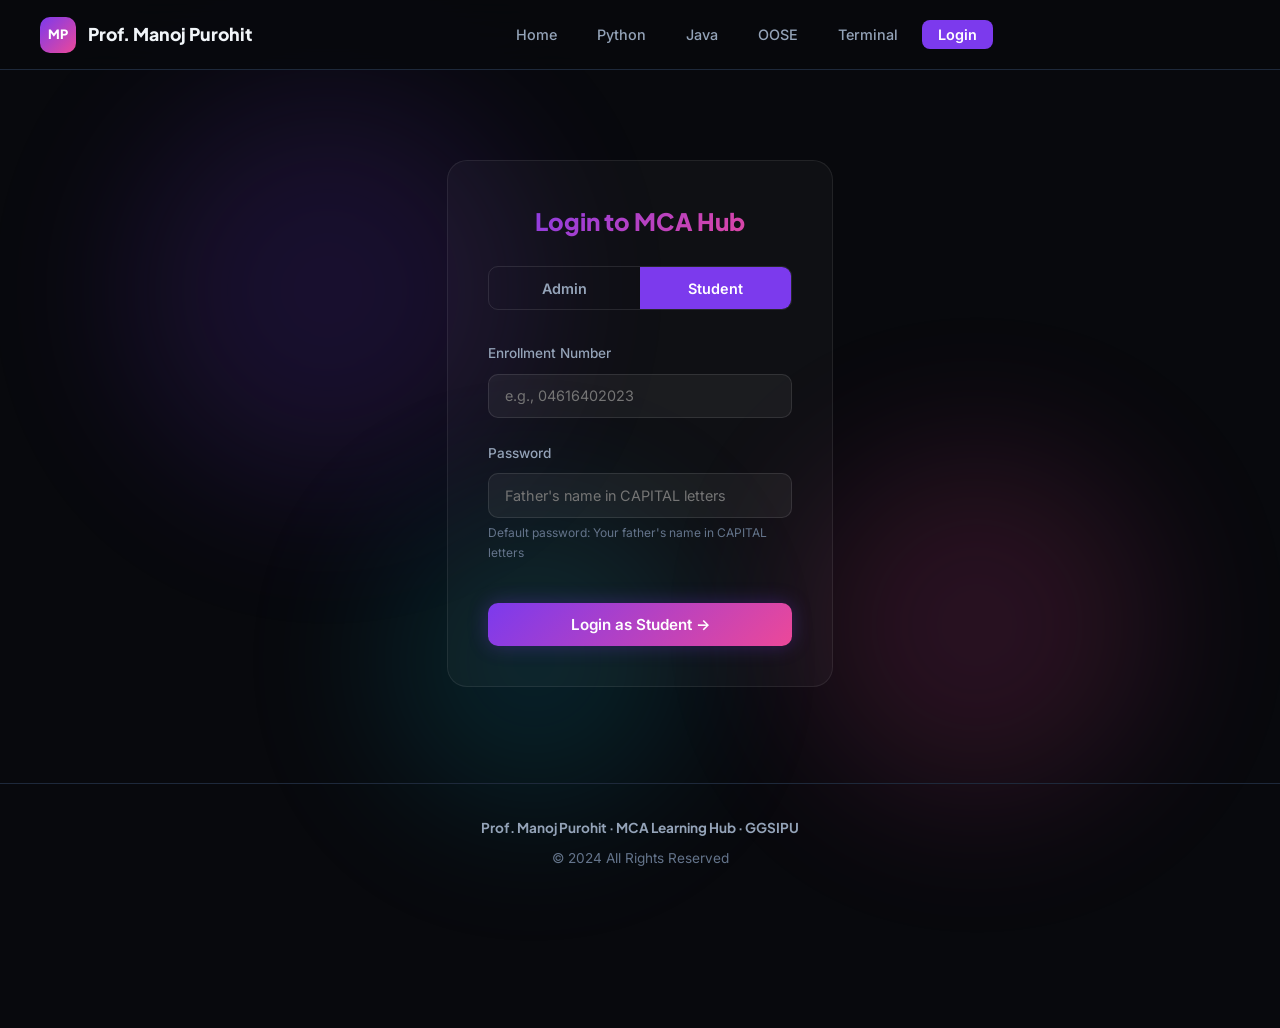
<file: student.html>
<!DOCTYPE html>
<html lang="en">
<head>
    <meta charset="UTF-8">
    <meta name="viewport" content="width=device-width, initial-scale=1.0">
    <title>Student Dashboard · MCA Hub · Prof. Manoj Purohit</title>
    <link rel="preconnect" href="https://fonts.googleapis.com">
    <link rel="preconnect" href="https://fonts.gstatic.com" crossorigin>
    <link href="https://fonts.googleapis.com/css2?family=Plus+Jakarta+Sans:wght@400;600;700;800&family=Inter:wght@400;500;600;700&family=JetBrains+Mono:wght@400;500;700&display=swap" rel="stylesheet">
    <link rel="stylesheet" href="style.css">
</head>
<body>
    <!-- Blobs -->
    <div class="blob blob-purple"></div>
    <div class="blob blob-pink"></div>
    <div class="blob blob-cyan"></div>

    <!-- Navbar -->
    <nav class="navbar">
        <div class="nav-container">
            <a href="index.html" class="nav-brand">
                <div class="nav-badge">MP</div>
                <span id="navStudentName">Student</span>
            </a>
            <ul class="nav-links">
                <li><a href="index.html">Home</a></li>
                <li><a href="python.html">Python</a></li>
                <li><a href="java.html">Java</a></li>
                <li><a href="oose.html">OOSE</a></li>
                <li><a href="terminal.html">Terminal</a></li>
            </ul>
            <div class="nav-right">
                <button class="logout-btn" onclick="logout()">Logout ✕</button>
                <div class="hamburger" id="hamburger">
                    <span></span><span></span><span></span>
                </div>
            </div>
        </div>
    </nav>

    <!-- Mobile Menu -->
    <div class="mobile-menu" id="mobileMenu">
        <a href="index.html">Home</a>
        <a href="python.html">Python</a>
        <a href="java.html">Java</a>
        <a href="oose.html">OOSE</a>
        <a href="terminal.html">Terminal</a>
        <a href="#" onclick="logout()">Logout</a>
    </div>

    <!-- Dashboard -->
    <div class="dashboard">
        <div class="dash-header">
            <div>
                <h2 id="welcomeText" style="font-family:var(--font-display);background:linear-gradient(135deg,var(--green),var(--cyan));-webkit-background-clip:text;-webkit-text-fill-color:transparent;">Welcome, Student</h2>
                <p id="enrollmentText" style="color:var(--text-secondary);font-size:.9rem;">Enrollment: --</p>
            </div>
            <button class="logout-btn" onclick="logout()">Logout ✕</button>
        </div>

        <!-- Tabs -->
        <div class="dash-tabs">
            <button class="dash-tab active" onclick="switchStudentTab('assignments')">📝 My Assignments</button>
            <button class="dash-tab" onclick="switchStudentTab('notices')">📢 Notices</button>
            <button class="dash-tab" onclick="switchStudentTab('profile')">👤 My Profile</button>
            <button class="dash-tab" onclick="switchStudentTab('settings')">🔐 Settings</button>
        </div>

        <!-- Assignments Tab -->
        <div class="dash-content" id="tab-assignments">
            <div id="assignmentCards"></div>
            <p id="noAssignmentsStudent" style="text-align:center;color:var(--text-muted);padding:3rem;display:none;">No assignments available yet. Check back later!</p>
        </div>

        <!-- Notices Tab -->
        <div class="dash-content" id="tab-notices" style="display:none;">
            <div id="noticesContainer"></div>
            <p id="noNotices" style="text-align:center;color:var(--text-muted);padding:3rem;display:none;">No notices posted yet. Check back later!</p>
        </div>

        <!-- Submit Modal -->
        <div id="submitModal" style="display:none;position:fixed;top:0;left:0;right:0;bottom:0;background:rgba(0,0,0,.8);z-index:2000;display:none;align-items:center;justify-content:center;padding:1rem;">
            <div class="dash-card" style="max-width:600px;width:100%;max-height:90vh;overflow-y:auto;">
                <div style="display:flex;justify-content:space-between;align-items:center;margin-bottom:1rem;">
                    <h3 style="color:var(--purple);">Submit Assignment</h3>
                    <button style="color:var(--text-muted);font-size:1.5rem;cursor:pointer;background:none;border:none;" onclick="closeModal()">✕</button>
                </div>
                <div id="modalAssignmentDetails"></div>
                <div class="form-group" style="margin-top:1rem;">
                    <label>Your Answer (min 100 characters)</label>
                    <textarea id="submissionText" rows="8" placeholder="Write your answer here..."></textarea>
                    <small id="charCount" style="color:var(--text-muted);font-size:.75rem;">0 / 100 characters minimum</small>
                </div>
                <div id="lateWarning" style="display:none;background:rgba(245,158,11,.1);border:1px solid rgba(245,158,11,.3);border-radius:8px;padding:.8rem;margin-bottom:1rem;">
                    <span style="color:var(--yellow);font-size:.85rem;">⚠️ Late submission - Due date has passed</span>
                </div>
                <button class="btn btn-primary" style="width:100%;justify-content:center;" onclick="submitAssignment()">Submit Assignment ✓</button>
            </div>
        </div>

        <!-- Profile Tab -->
        <div class="dash-content" id="tab-profile" style="display:none;">
            <div class="dash-card">
                <h3 style="color:var(--purple);margin-bottom:1rem;">👤 My Profile</h3>
                <div style="display:grid;grid-template-columns:1fr 1fr;gap:1rem;margin-bottom:1.5rem;">
                    <div>
                        <div style="color:var(--text-muted);font-size:.8rem;">Name</div>
                        <div id="profileName" style="font-weight:600;margin-top:.25rem;">-</div>
                    </div>
                    <div>
                        <div style="color:var(--text-muted);font-size:.8rem;">Enrollment</div>
                        <div id="profileEnrollment" style="font-weight:600;font-family:var(--font-mono);color:var(--cyan);margin-top:.25rem;">-</div>
                    </div>
                    <div>
                        <div style="color:var(--text-muted);font-size:.8rem;">Subjects</div>
                        <div style="margin-top:.25rem;"><span class="subject-badge python">Python</span> <span class="subject-badge java">Java</span> <span class="subject-badge oose">OOSE</span></div>
                    </div>
                </div>
            </div>

            <div class="summary-grid" style="margin-top:1.5rem;" id="profileStats"></div>

            <div class="dash-card" style="margin-top:1.5rem;">
                <h4 style="color:var(--cyan);margin-bottom:1rem;">📊 Submission History</h4>
                <div style="overflow-x:auto;">
                    <table class="data-table" id="historyTable">
                        <thead>
                            <tr>
                                <th>Assignment</th>
                                <th>Subject</th>
                                <th>Submitted</th>
                                <th>Marks</th>
                                <th>Status</th>
                            </tr>
                        </thead>
                        <tbody></tbody>
                    </table>
                </div>
                <p id="noHistory" style="text-align:center;color:var(--text-muted);padding:1.5rem;display:none;">No submissions yet.</p>
            </div>
        </div>

        <!-- Settings Tab (Change Password) -->
        <div class="dash-content" id="tab-settings" style="display:none;">
            <div class="dash-card">
                <h3 style="color:var(--purple);margin-bottom:.5rem;">🔐 Change Password</h3>
                <p style="color:#94a3b8;font-size:.85rem;margin-bottom:1.5rem;">Change your login password. Default password is your father's name in CAPITAL letters.</p>
                <div class="form-group">
                    <label>Current Password</label>
                    <input type="password" id="currentPwd" placeholder="Enter current password">
                </div>
                <div class="form-group">
                    <label>New Password</label>
                    <input type="password" id="newPwd" placeholder="Enter new password (min 4 chars)">
                </div>
                <div class="form-group">
                    <label>Confirm New Password</label>
                    <input type="password" id="confirmPwd" placeholder="Confirm new password">
                </div>
                <button class="btn btn-primary" onclick="changePassword()">Change Password</button>
                <div id="pwdMsg" style="margin-top:1rem;font-size:.85rem;"></div>
            </div>
        </div>
    </div>

    <!-- Footer -->
    <footer class="footer">
        <div class="footer-brand">Prof. Manoj Purohit · MCA Learning Hub · GGSIPU</div>
        <p>© 2024 All Rights Reserved</p>
    </footer>

    <script>
        // === PROTECTION ===
        (function() {
            const role = sessionStorage.getItem('role');
            if (role !== 'student') {
                window.location.href = 'login.html';
                return;
            }
        })();

        const currentUser = sessionStorage.getItem('user') || 'Student';
        const currentEnrollment = sessionStorage.getItem('enrollment') || '';
        let currentAssignmentId = null;

        // Set user info
        document.getElementById('navStudentName').textContent = currentUser;
        document.getElementById('welcomeText').textContent = 'Welcome, ' + currentUser;
        document.getElementById('enrollmentText').textContent = 'Enrollment: ' + currentEnrollment;

        // === TAB SWITCHING ===
        function switchStudentTab(tab) {
            document.querySelectorAll('.dash-tab').forEach(t => t.classList.remove('active'));
            document.querySelectorAll('.dash-content').forEach(c => c.style.display = 'none');
            event.target.classList.add('active');
            document.getElementById('tab-' + tab).style.display = 'block';

            if (tab === 'assignments') renderStudentAssignments();
            if (tab === 'notices') renderNotices();
            if (tab === 'profile') renderProfile();
        }

        // === CHANGE PASSWORD ===
        function changePassword() {
            const currentPwd = document.getElementById('currentPwd').value;
            const newPwd = document.getElementById('newPwd').value;
            const confirmPwd = document.getElementById('confirmPwd').value;
            const msgEl = document.getElementById('pwdMsg');
            
            // Clear previous messages
            msgEl.innerHTML = '';
            
            if (!currentPwd || !newPwd || !confirmPwd) {
                msgEl.innerHTML = '<span style="color:#ef4444;">Please fill all fields!</span>';
                return;
            }
            
            if (newPwd !== confirmPwd) {
                msgEl.innerHTML = '<span style="color:#ef4444;">New passwords do not match!</span>';
                return;
            }
            if (newPwd.length < 4) {
                msgEl.innerHTML = '<span style="color:#ef4444;">Password must be at least 4 characters!</span>';
                return;
            }
            
            const enrollment = sessionStorage.getItem('enrollment');
            const students = JSON.parse(localStorage.getItem('students') || '[]');
            const studentIdx = students.findIndex(s => s.enrollment === enrollment);
            
            if (studentIdx === -1) {
                msgEl.innerHTML = '<span style="color:#ef4444;">Student not found. Please login again.</span>';
                return;
            }
            
            // Verify current password
            const student = students[studentIdx];
            const defaultPwd = student.fatherName ? student.fatherName.toUpperCase() : '';
            const validCurrent = student.customPassword 
                ? (currentPwd === student.customPassword)
                : (currentPwd === defaultPwd);
            
            if (!validCurrent) {
                msgEl.innerHTML = '<span style="color:#ef4444;">Current password is incorrect!</span>';
                return;
            }
            
            // Update password
            students[studentIdx].customPassword = newPwd;
            localStorage.setItem('students', JSON.stringify(students));
            msgEl.innerHTML = '<span style="color:var(--green);">✓ Password changed successfully! Use new password next time.</span>';
            
            // Clear form
            document.getElementById('currentPwd').value = '';
            document.getElementById('newPwd').value = '';
            document.getElementById('confirmPwd').value = '';
        }

        // === ASSIGNMENTS ===
        function getAssignments() {
            return JSON.parse(localStorage.getItem('assignments') || '[]');
        }

        function getSubmissions() {
            return JSON.parse(localStorage.getItem('submissions') || '[]');
        }

        function renderStudentAssignments() {
            const assignments = getAssignments();
            const submissions = getSubmissions();
            const container = document.getElementById('assignmentCards');
            const noMsg = document.getElementById('noAssignmentsStudent');

            if (assignments.length === 0) {
                container.innerHTML = '';
                noMsg.style.display = 'block';
                return;
            }

            noMsg.style.display = 'none';
            container.innerHTML = assignments.map(a => {
                const mySub = submissions.find(s => s.assignmentId === a.id && s.enrollment === currentEnrollment);
                const subjectClass = a.subject.toLowerCase();
                let statusHTML = '';
                let actionHTML = '';

                if (!mySub) {
                    statusHTML = '<span class="badge-pending">Not Submitted</span>';
                    actionHTML = `<button class="btn btn-primary" style="padding:.5rem 1rem;font-size:.8rem;margin-top:1rem;" onclick="openSubmitModal('${a.id}')">Submit Assignment →</button>`;
                } else if (mySub.status === 'graded') {
                    statusHTML = `<span class="badge-graded">Graded: ${mySub.marks}/${a.maxMarks}</span>`;
                    actionHTML = `<div style="margin-top:1rem;background:rgba(255,255,255,.03);border:1px solid rgba(255,255,255,.05);border-radius:8px;padding:.8rem;"><div style="color:var(--text-muted);font-size:.75rem;margin-bottom:.3rem;">Your submission:</div><pre style="font-family:var(--font-mono);font-size:.8rem;color:var(--text-secondary);white-space:pre-wrap;word-break:break-all;">${mySub.content.substring(0, 200)}${mySub.content.length > 200 ? '...' : ''}</pre></div>`;
                } else {
                    const badge = mySub.status === 'late' ? 'badge-late' : 'badge-submitted';
                    const label = mySub.status === 'late' ? 'Submitted (Late)' : 'Submitted';
                    statusHTML = `<span class="${badge}">${label}</span>`;
                    actionHTML = `<div style="margin-top:1rem;background:rgba(255,255,255,.03);border:1px solid rgba(255,255,255,.05);border-radius:8px;padding:.8rem;"><div style="color:var(--text-muted);font-size:.75rem;margin-bottom:.3rem;">Your submission (${mySub.submittedOn}):</div><pre style="font-family:var(--font-mono);font-size:.8rem;color:var(--text-secondary);white-space:pre-wrap;word-break:break-all;">${mySub.content.substring(0, 200)}${mySub.content.length > 200 ? '...' : ''}</pre></div>`;
                }

                const isPastDue = new Date(a.dueDate) < new Date();
                const dueDateColor = isPastDue ? 'var(--yellow)' : 'var(--text-muted)';

                return `
                    <div class="asgn-card">
                        <div style="display:flex;justify-content:space-between;align-items:flex-start;flex-wrap:wrap;gap:.5rem;">
                            <div style="flex:1;">
                                <div style="display:flex;align-items:center;gap:.5rem;flex-wrap:wrap;">
                                    <span class="subject-badge ${subjectClass}">${a.subject}</span>
                                    ${statusHTML}
                                </div>
                                <h4 style="margin-top:.5rem;">${a.title}</h4>
                                <p style="color:var(--text-secondary);font-size:.85rem;margin-top:.3rem;">${a.description || 'No description'}</p>
                            </div>
                            <div style="text-align:right;min-width:120px;">
                                <div style="color:${dueDateColor};font-size:.8rem;">Due: ${a.dueDate}</div>
                                <div style="color:var(--text-muted);font-size:.75rem;margin-top:.2rem;">Max: ${a.maxMarks} marks</div>
                            </div>
                        </div>
                        ${actionHTML}
                    </div>
                `;
            }).join('');
        }

        // === SUBMIT MODAL ===
        function openSubmitModal(asgnId) {
            currentAssignmentId = asgnId;
            const assignment = getAssignments().find(a => a.id === asgnId);
            if (!assignment) return;

            const isPastDue = new Date(assignment.dueDate) < new Date();
            document.getElementById('lateWarning').style.display = isPastDue ? 'block' : 'none';

            document.getElementById('modalAssignmentDetails').innerHTML = `
                <div style="background:rgba(255,255,255,.03);border:1px solid rgba(255,255,255,.05);border-radius:8px;padding:1rem;">
                    <span class="subject-badge ${assignment.subject.toLowerCase()}">${assignment.subject}</span>
                    <h4 style="margin-top:.5rem;">${assignment.title}</h4>
                    <p style="color:var(--text-secondary);font-size:.85rem;margin-top:.3rem;">${assignment.description}</p>
                    <div style="color:var(--text-muted);font-size:.8rem;margin-top:.5rem;">Due: ${assignment.dueDate} | Max Marks: ${assignment.maxMarks}</div>
                </div>
            `;

            document.getElementById('submissionText').value = '';
            document.getElementById('charCount').textContent = '0 / 100 characters minimum';
            document.getElementById('submitModal').style.display = 'flex';
        }

        function closeModal() {
            document.getElementById('submitModal').style.display = 'none';
            currentAssignmentId = null;
        }

        // Character count
        document.getElementById('submissionText').addEventListener('input', function() {
            const len = this.value.length;
            const countEl = document.getElementById('charCount');
            countEl.textContent = len + ' / 100 characters minimum';
            countEl.style.color = len >= 100 ? 'var(--green)' : 'var(--text-muted)';
        });

        function submitAssignment() {
            const text = document.getElementById('submissionText').value.trim();
            
            if (text.length < 100) {
                alert('Please write at least 100 characters.');
                return;
            }

            if (!confirm('Are you sure you want to submit? You cannot edit after submission.')) return;

            const assignment = getAssignments().find(a => a.id === currentAssignmentId);
            const isPastDue = new Date(assignment.dueDate) < new Date();
            
            let submissions = getSubmissions();
            submissions.push({
                id: 'sub_' + Date.now(),
                assignmentId: currentAssignmentId,
                enrollment: currentEnrollment,
                studentName: currentUser,
                submittedOn: new Date().toISOString().split('T')[0],
                content: text,
                marks: null,
                status: isPastDue ? 'late' : 'submitted'
            });

            localStorage.setItem('submissions', JSON.stringify(submissions));
            closeModal();
            renderStudentAssignments();
            alert('✓ Assignment submitted successfully!');
        }

        // === PROFILE ===
        function renderProfile() {
            document.getElementById('profileName').textContent = currentUser;
            document.getElementById('profileEnrollment').textContent = currentEnrollment;

            const assignments = getAssignments();
            const submissions = getSubmissions().filter(s => s.enrollment === currentEnrollment);
            const graded = submissions.filter(s => s.status === 'graded');
            const avgMarks = graded.length > 0 ? (graded.reduce((sum, s) => sum + (s.marks || 0), 0) / graded.length).toFixed(1) : '-';

            document.getElementById('profileStats').innerHTML = `
                <div class="summary-item"><div class="num">${assignments.length}</div><div class="lbl">Total Assignments</div></div>
                <div class="summary-item"><div class="num">${submissions.length}</div><div class="lbl">Submitted</div></div>
                <div class="summary-item"><div class="num">${graded.length}</div><div class="lbl">Graded</div></div>
                <div class="summary-item"><div class="num">${avgMarks}</div><div class="lbl">Avg Marks</div></div>
            `;

            // History table
            const tbody = document.querySelector('#historyTable tbody');
            const noHistory = document.getElementById('noHistory');

            if (submissions.length === 0) {
                tbody.innerHTML = '';
                noHistory.style.display = 'block';
                return;
            }

            noHistory.style.display = 'none';
            tbody.innerHTML = submissions.map(s => {
                const asgn = assignments.find(a => a.id === s.assignmentId);
                const statusBadge = s.status === 'graded' ? 'badge-graded' : s.status === 'late' ? 'badge-late' : 'badge-submitted';
                const statusText = s.status === 'graded' ? `${s.marks}/${asgn ? asgn.maxMarks : '?'}` : s.status.charAt(0).toUpperCase() + s.status.slice(1);
                return `
                    <tr>
                        <td>${asgn ? asgn.title : 'Unknown'}</td>
                        <td><span class="subject-badge ${asgn ? asgn.subject.toLowerCase() : ''}">${asgn ? asgn.subject : '-'}</span></td>
                        <td style="font-size:.8rem;">${s.submittedOn}</td>
                        <td>${s.status === 'graded' ? s.marks : '-'}</td>
                        <td><span class="${statusBadge}">${statusText}</span></td>
                    </tr>
                `;
            }).join('');
        }

        // === NOTICES ===
        function renderNotices() {
            const posts = JSON.parse(localStorage.getItem('posts') || '[]');
            const container = document.getElementById('noticesContainer');
            const noMsg = document.getElementById('noNotices');

            if (posts.length === 0) {
                container.innerHTML = '';
                noMsg.style.display = 'block';
                return;
            }

            noMsg.style.display = 'none';
            const sorted = posts.sort((a,b) => new Date(b.createdOn) - new Date(a.createdOn));
            const catClass = {'Question Paper':'cat-paper','Announcement':'cat-announcement','Notes':'cat-notes','Assignment':'cat-assignment'};
            container.innerHTML = sorted.map(p => `
                <div class="post-card">
                    <div class="post-meta">
                        <span class="post-category ${catClass[p.category] || 'cat-announcement'}">${p.category}</span>
                        <span class="post-date">${p.createdOn} · ${p.createdBy || 'Prof. Manoj Purohit'}</span>
                    </div>
                    <div class="post-title">${p.title}</div>
                    <div class="post-content">${p.content}</div>
                    ${p.imageUrl ? `<img src="${p.imageUrl}" alt="${p.title}" style="width:100%;max-height:400px;object-fit:contain;border-radius:8px;margin:1rem 0;cursor:pointer;" onclick="window.open('${p.imageUrl}','_blank')">` : ''}
                </div>
            `).join('');
        }

        // === LOGOUT ===
        function logout() {
            sessionStorage.clear();
            window.location.href = 'login.html';
        }

        // === INIT ===
        renderStudentAssignments();

        // Hamburger
        document.getElementById('hamburger').addEventListener('click', () => {
            document.getElementById('mobileMenu').classList.toggle('open');
        });

        // Close modal on outside click
        document.getElementById('submitModal').addEventListener('click', function(e) {
            if (e.target === this) closeModal();
        });
    </script>
</body>
</html>
</file>
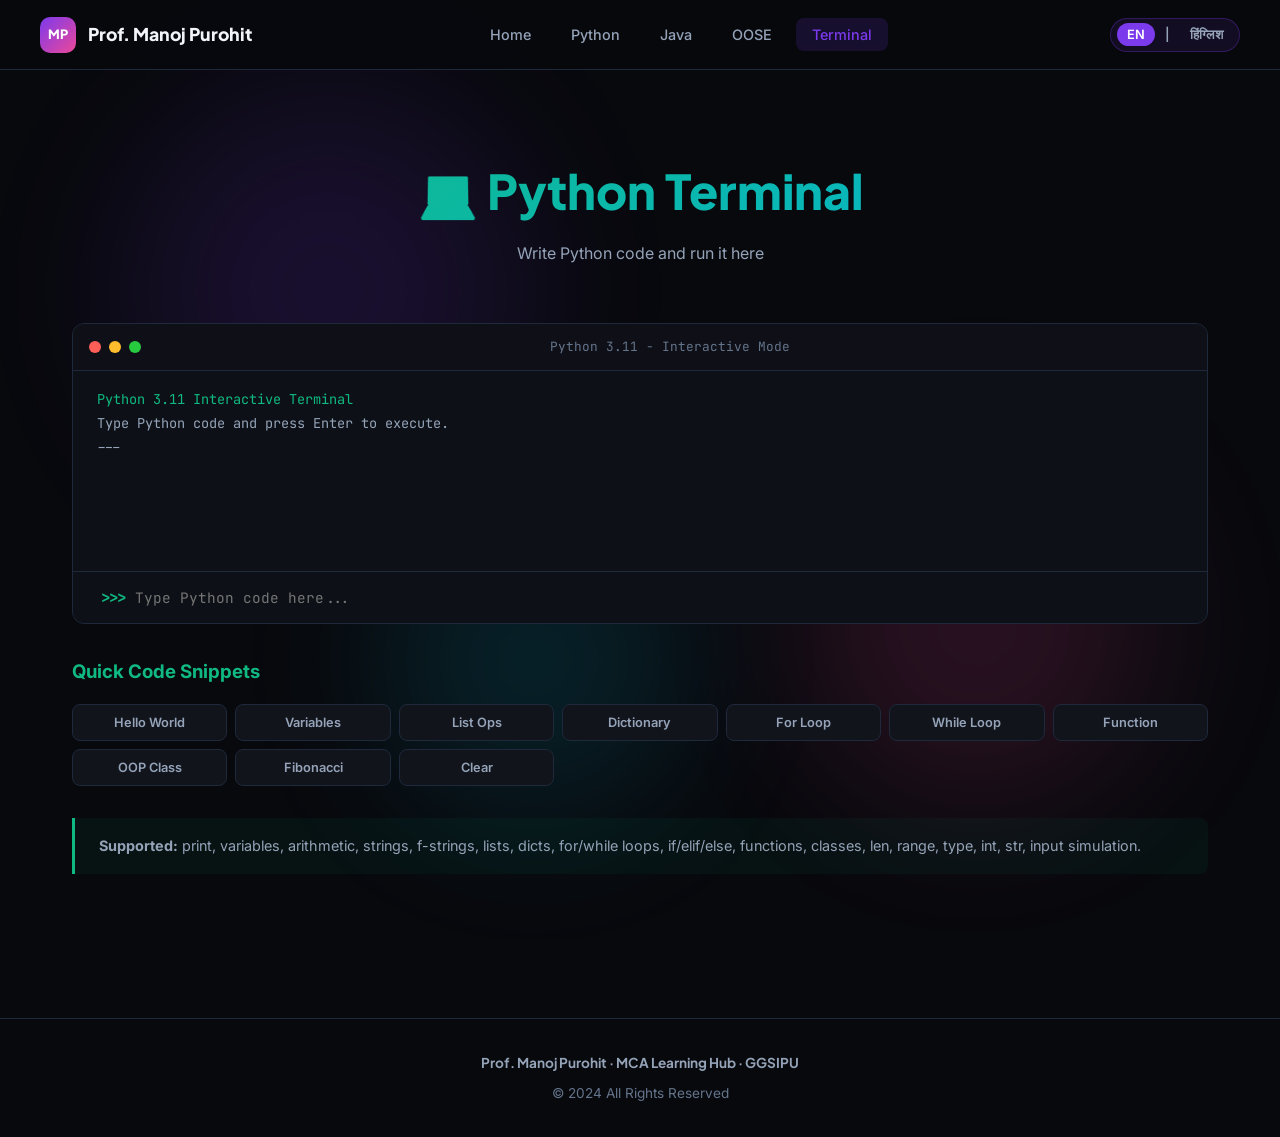
<file: terminal.html>
<!DOCTYPE html>
<html lang="en">
<head>
    <meta charset="UTF-8">
    <meta name="viewport" content="width=device-width, initial-scale=1.0">
    <title>Python Terminal · Prof. Manoj Purohit</title>
    <link rel="preconnect" href="https://fonts.googleapis.com">
    <link rel="preconnect" href="https://fonts.gstatic.com" crossorigin>
    <link href="https://fonts.googleapis.com/css2?family=Plus+Jakarta+Sans:wght@400;600;700;800&family=Inter:wght@400;500;600;700&family=JetBrains+Mono:wght@400;500;700&display=swap" rel="stylesheet">
    <link rel="stylesheet" href="style.css">
</head>
<body>
    <div class="blob blob-purple"></div>
    <div class="blob blob-pink"></div>
    <div class="blob blob-cyan"></div>

    <nav class="navbar">
        <div class="nav-container">
            <a href="index.html" class="nav-brand">
                <div class="nav-badge">MP</div>
                <span>Prof. Manoj Purohit</span>
            </a>
            <ul class="nav-links">
                <li><a href="index.html">Home</a></li>
                <li><a href="python.html">Python</a></li>
                <li><a href="java.html">Java</a></li>
                <li><a href="oose.html">OOSE</a></li>
                <li><a href="terminal.html" class="active">Terminal</a></li>
            </ul>
            <div class="nav-right">
                <button class="lang-toggle" id="langToggle">
                    <span class="active">EN</span><span>|</span><span>हिंग्लिश</span>
                </button>
                <div class="hamburger" id="hamburger">
                    <span></span><span></span><span></span>
                </div>
            </div>
        </div>
    </nav>
    <div class="mobile-menu" id="mobileMenu">
        <a href="index.html">Home</a>
        <a href="python.html">Python</a>
        <a href="java.html">Java</a>
        <a href="oose.html">OOSE</a>
        <a href="terminal.html" class="active">Terminal</a>
    </div>

    <main class="main-content">
        <section class="page-header">
            <h1 class="green-gradient">💻 Python Terminal</h1>
            <p class="subtitle" data-lang="en">Write Python code and run it here</p>
            <p class="subtitle" data-lang="hi">Python code likho aur yahan run karo</p>
        </section>

        <!-- Terminal -->
        <div class="terminal-container">
            <div class="terminal-header">
                <div class="terminal-dot red"></div>
                <div class="terminal-dot yellow"></div>
                <div class="terminal-dot green"></div>
                <div class="terminal-title">Python 3.11 - Interactive Mode</div>
            </div>
            <div class="terminal-output" id="output">
                <div class="output-success">Python 3.11 Interactive Terminal</div>
                <div class="output-line" data-lang="en">Type Python code and press Enter to execute.</div>
                <div class="output-line" data-lang="hi">Python code likho aur Enter dabao execute karne ke liye.</div>
                <div class="output-line">---</div>
            </div>
            <div class="terminal-input-area">
                <span class="prompt-symbol">>>> </span>
                <input type="text" id="terminalInput" placeholder="Type Python code here..." autocomplete="off" spellcheck="false">
            </div>
        </div>

        <!-- Snippets -->
        <h3 style="margin: 2rem 0 1rem; color: var(--green);" data-lang="en">Quick Code Snippets</h3>
        <h3 style="margin: 2rem 0 1rem; color: var(--green);" data-lang="hi">Quick Code Snippets</h3>
        <div class="snippet-grid">
            <button class="snippet-btn" onclick="loadSnippet(0)">Hello World</button>
            <button class="snippet-btn" onclick="loadSnippet(1)">Variables</button>
            <button class="snippet-btn" onclick="loadSnippet(2)">List Ops</button>
            <button class="snippet-btn" onclick="loadSnippet(3)">Dictionary</button>
            <button class="snippet-btn" onclick="loadSnippet(4)">For Loop</button>
            <button class="snippet-btn" onclick="loadSnippet(5)">While Loop</button>
            <button class="snippet-btn" onclick="loadSnippet(6)">Function</button>
            <button class="snippet-btn" onclick="loadSnippet(7)">OOP Class</button>
            <button class="snippet-btn" onclick="loadSnippet(8)">Fibonacci</button>
            <button class="snippet-btn" onclick="loadSnippet(9)">Clear</button>
        </div>

        <div class="explain-box green" data-lang="en" style="margin-top: 2rem;">
            <strong>Supported:</strong> print, variables, arithmetic, strings, f-strings, lists, dicts, for/while loops, if/elif/else, functions, classes, len, range, type, int, str, input simulation.
        </div>
        <div class="explain-box green" data-lang="hi" style="margin-top: 2rem;">
            <strong>Supported:</strong> print, variables, arithmetic, strings, f-strings, lists, dicts, for/while loops, if/elif/else, functions, classes, len, range, type, int, str, input simulation.
        </div>
    </main>

    <footer class="footer">
        <div class="footer-brand">Prof. Manoj Purohit · MCA Learning Hub · GGSIPU</div>
        <p>© 2024 All Rights Reserved</p>
    </footer>

    <script>
        // Language Toggle
        const langBtn = document.getElementById('langToggle');
        function updateLangButton() {
            const isHi = document.body.classList.contains('hinglish');
            langBtn.innerHTML = isHi 
                ? '<span>EN</span><span>|</span><span class="active">हिंग्लिश</span>' 
                : '<span class="active">EN</span><span>|</span><span>हिंग्लिश</span>';
        }
        langBtn.addEventListener('click', () => {
            document.body.classList.toggle('hinglish');
            updateLangButton();
            localStorage.setItem('lang', document.body.classList.contains('hinglish') ? 'hi' : 'en');
        });
        if (localStorage.getItem('lang') === 'hi') {
            document.body.classList.add('hinglish');
            updateLangButton();
        }
        document.getElementById('hamburger').addEventListener('click', () => {
            document.getElementById('mobileMenu').classList.toggle('open');
        });

        // ========== PYTHON TERMINAL ENGINE ==========
        const output = document.getElementById('output');
        const input = document.getElementById('terminalInput');
        let env = {}; // Variable environment
        let functions = {}; // Function storage
        let classes = {}; // Class storage
        let multiLineBuffer = [];
        let inMultiLine = false;
        let indentLevel = 0;

        const snippets = [
            'print("Hello, World!")',
            'name = "Manoj"\nage = 35\nprint(f"Name: {name}, Age: {age}")',
            'fruits = ["Apple", "Banana", "Mango"]\nfruits.append("Orange")\nprint(fruits)\nprint(f"Length: {len(fruits)}")',
            'student = {"name": "Rahul", "marks": 85}\nprint(f"Name: {student[\'name\']}")\nprint(f"Marks: {student[\'marks\']}")',
            'for i in range(1, 6):\n    print(f"Number: {i}")',
            'count = 1\nwhile count <= 5:\n    print(f"Count: {count}")\n    count += 1',
            'def greet(name):\n    return f"Hello, {name}!"\n\nresult = greet("MCA Student")\nprint(result)',
            'class Student:\n    def __init__(self, name, marks):\n        self.name = name\n        self.marks = marks\n    def grade(self):\n        if self.marks >= 90:\n            return "A+"\n        elif self.marks >= 80:\n            return "A"\n        else:\n            return "B"\n\ns = Student("Rahul", 85)\nprint(f"{s.name}: {s.grade()}")',
            'def fibonacci(n):\n    a, b = 0, 1\n    result = []\n    for i in range(n):\n        result.append(a)\n        a, b = b, a + b\n    return result\n\nprint(fibonacci(10))',
            'CLEAR'
        ];

        function loadSnippet(idx) {
            if (snippets[idx] === 'CLEAR') {
                output.innerHTML = '<div class="output-success">Terminal cleared.</div><div class="output-line">---</div>';
                env = {};
                functions = {};
                classes = {};
                return;
            }
            const lines = snippets[idx].split('\n');
            lines.forEach(line => {
                addOutput('>>> ' + line, 'prompt');
            });
            executeMultiLine(snippets[idx]);
        }

        input.addEventListener('keydown', (e) => {
            if (e.key === 'Enter') {
                const code = input.value;
                input.value = '';
                
                if (inMultiLine) {
                    if (code.trim() === '') {
                        inMultiLine = false;
                        const fullCode = multiLineBuffer.join('\n');
                        multiLineBuffer = [];
                        addOutput('... ', 'prompt');
                        executeMultiLine(fullCode);
                    } else {
                        multiLineBuffer.push(code);
                        addOutput('... ' + code, 'prompt');
                    }
                } else {
                    addOutput('>>> ' + code, 'prompt');
                    if (code.endsWith(':')) {
                        inMultiLine = true;
                        multiLineBuffer = [code];
                    } else {
                        executeMultiLine(code);
                    }
                }
            }
        });

        function addOutput(text, type = 'output-line') {
            const div = document.createElement('div');
            div.className = type === 'prompt' ? 'prompt' : type === 'error' ? 'output-error' : 'output-line';
            div.textContent = text;
            output.appendChild(div);
            output.scrollTop = output.scrollHeight;
        }

        function executeMultiLine(code) {
            try {
                const lines = code.split('\n');
                let i = 0;
                let loopGuard = 0;
                const MAX_LOOPS = 1000;

                // Check for function/class definition
                if (lines[0].trim().startsWith('def ')) {
                    const match = lines[0].match(/def\s+(\w+)\s*\(([^)]*)\)/);
                    if (match) {
                        const fname = match[1];
                        const params = match[2].split(',').map(p => p.trim()).filter(p => p);
                        const body = lines.slice(1).map(l => l.replace(/^    /, '')).join('\n');
                        functions[fname] = { params, body };
                        return;
                    }
                }

                if (lines[0].trim().startsWith('class ')) {
                    const match = lines[0].match(/class\s+(\w+)(?:\((\w+)\))?/);
                    if (match) {
                        const cname = match[1];
                        const parent = match[2] || null;
                        classes[cname] = { name: cname, parent, body: lines.slice(1).join('\n'), methods: {} };
                        // Parse methods
                        let methodLines = lines.slice(1);
                        let currentMethod = null;
                        let methodBody = [];
                        for (let ml of methodLines) {
                            const mMatch = ml.match(/^\s+def\s+(\w+)\s*\(([^)]*)\)/);
                            if (mMatch) {
                                if (currentMethod) {
                                    classes[cname].methods[currentMethod.name] = { params: currentMethod.params, body: methodBody.join('\n') };
                                }
                                currentMethod = { name: mMatch[1], params: mMatch[2].split(',').map(p => p.trim()).filter(p => p) };
                                methodBody = [];
                            } else if (currentMethod && ml.trim()) {
                                methodBody.push(ml.replace(/^        /, ''));
                            }
                        }
                        if (currentMethod) {
                            classes[cname].methods[currentMethod.name] = { params: currentMethod.params, body: methodBody.join('\n') };
                        }
                        return;
                    }
                }

                // Execute line by line
                while (i < lines.length && loopGuard < MAX_LOOPS) {
                    loopGuard++;
                    const line = lines[i].trim();
                    
                    if (!line || line.startsWith('#')) { i++; continue; }

                    // For loop
                    if (line.startsWith('for ')) {
                        const forMatch = line.match(/for\s+(\w+)\s+in\s+(.+):/);
                        if (forMatch) {
                            const varName = forMatch[1];
                            const iterExpr = forMatch[2];
                            let iterable = evalExpr(iterExpr);
                            let forBody = [];
                            i++;
                            while (i < lines.length && (lines[i].startsWith('    ') || lines[i].startsWith('\t') || lines[i].trim() === '')) {
                                if (lines[i].trim()) forBody.push(lines[i].replace(/^    /, '').replace(/^\t/, ''));
                                i++;
                            }
                            if (Array.isArray(iterable)) {
                                for (let item of iterable) {
                                    if (loopGuard++ > MAX_LOOPS) break;
                                    env[varName] = item;
                                    for (let bl of forBody) {
                                        executeSingleLine(bl.trim());
                                    }
                                }
                            }
                            continue;
                        }
                    }

                    // While loop
                    if (line.startsWith('while ')) {
                        const whileMatch = line.match(/while\s+(.+):/);
                        if (whileMatch) {
                            const condition = whileMatch[1];
                            let whileBody = [];
                            i++;
                            while (i < lines.length && (lines[i].startsWith('    ') || lines[i].startsWith('\t') || lines[i].trim() === '')) {
                                if (lines[i].trim()) whileBody.push(lines[i].replace(/^    /, '').replace(/^\t/, ''));
                                i++;
                            }
                            let wg = 0;
                            while (evalCondition(condition) && wg < MAX_LOOPS) {
                                wg++;
                                for (let bl of whileBody) {
                                    executeSingleLine(bl.trim());
                                }
                            }
                            continue;
                        }
                    }

                    // If statement
                    if (line.startsWith('if ') || line.startsWith('elif ') || line.startsWith('else')) {
                        let result = executeIfBlock(lines, i);
                        i = result.nextIndex;
                        continue;
                    }

                    executeSingleLine(line);
                    i++;
                }
            } catch (err) {
                addOutput('Error: ' + err.message, 'error');
            }
        }

        function executeIfBlock(lines, startIdx) {
            let i = startIdx;
            let executed = false;

            while (i < lines.length) {
                const line = lines[i].trim();
                
                if (line.startsWith('if ') || line.startsWith('elif ')) {
                    const condMatch = line.match(/(?:if|elif)\s+(.+):/);
                    if (condMatch && !executed) {
                        if (evalCondition(condMatch[1])) {
                            i++;
                            while (i < lines.length && (lines[i].startsWith('    ') || lines[i].startsWith('\t'))) {
                                executeSingleLine(lines[i].trim());
                                i++;
                            }
                            executed = true;
                            continue;
                        }
                    }
                    i++;
                    while (i < lines.length && (lines[i].startsWith('    ') || lines[i].startsWith('\t'))) { i++; }
                } else if (line.startsWith('else:') || line === 'else:') {
                    i++;
                    if (!executed) {
                        while (i < lines.length && (lines[i].startsWith('    ') || lines[i].startsWith('\t'))) {
                            executeSingleLine(lines[i].trim());
                            i++;
                        }
                        executed = true;
                    } else {
                        while (i < lines.length && (lines[i].startsWith('    ') || lines[i].startsWith('\t'))) { i++; }
                    }
                } else {
                    break;
                }
            }
            return { nextIndex: i };
        }

        function executeSingleLine(line) {
            if (!line || line.startsWith('#')) return;

            // Print
            if (line.startsWith('print(')) {
                const content = line.slice(6, -1);
                const result = evalExpr(content);
                addOutput(String(result));
                return;
            }

            // Return (in function context, just evaluate)
            if (line.startsWith('return ')) {
                const expr = line.slice(7);
                env['__return__'] = evalExpr(expr);
                return;
            }

            // Assignment
            const assignMatch = line.match(/^(\w+(?:\.\w+)*(?:\[.+?\])?)\s*=\s*(.+)$/);
            if (assignMatch) {
                const lhs = assignMatch[1];
                const rhs = assignMatch[2];
                
                // Tuple unpacking
                if (lhs.includes(',')) {
                    // skip for simplicity
                } else if (lhs.includes('.')) {
                    const parts = lhs.split('.');
                    const obj = env[parts[0]];
                    if (obj) obj[parts[1]] = evalExpr(rhs);
                } else {
                    env[lhs] = evalExpr(rhs);
                }
                return;
            }

            // Augmented assignment
            const augMatch = line.match(/^(\w+)\s*(\+=|-=|\*=|\/=)\s*(.+)$/);
            if (augMatch) {
                const v = augMatch[1];
                const op = augMatch[2];
                const val = evalExpr(augMatch[3]);
                if (op === '+=') env[v] = (env[v] || 0) + val;
                else if (op === '-=') env[v] = (env[v] || 0) - val;
                else if (op === '*=') env[v] = (env[v] || 0) * val;
                else if (op === '/=') env[v] = (env[v] || 0) / val;
                return;
            }

            // Method call on variable (like list.append)
            const methodMatch = line.match(/^(\w+)\.(\w+)\((.*)?\)$/);
            if (methodMatch) {
                const obj = env[methodMatch[1]];
                const method = methodMatch[2];
                const args = methodMatch[3] ? evalExpr(methodMatch[3]) : undefined;
                if (Array.isArray(obj)) {
                    if (method === 'append') obj.push(args);
                    else if (method === 'pop') obj.pop();
                    else if (method === 'sort') obj.sort();
                    else if (method === 'reverse') obj.reverse();
                }
                return;
            }

            // Function call that's not print
            const fcMatch = line.match(/^(\w+)\(.*\)$/);
            if (fcMatch) {
                evalExpr(line);
                return;
            }

            // Tuple assignment
            const tupleMatch = line.match(/^(\w+)\s*,\s*(\w+)\s*=\s*(.+)$/);
            if (tupleMatch) {
                const val = evalExpr(tupleMatch[3]);
                if (Array.isArray(val)) {
                    env[tupleMatch[1]] = val[0];
                    env[tupleMatch[2]] = val[1];
                } else {
                    const rhs = tupleMatch[3];
                    const parts = rhs.split(',').map(p => evalExpr(p.trim()));
                    env[tupleMatch[1]] = parts[0];
                    env[tupleMatch[2]] = parts[1];
                }
                return;
            }

            // Import (ignore)
            if (line.startsWith('from ') || line.startsWith('import ')) return;
        }

        function evalExpr(expr) {
            if (!expr) return undefined;
            expr = expr.trim();

            // String (f-string)
            if (expr.startsWith('f"') || expr.startsWith("f'")) {
                const q = expr[1];
                let str = expr.slice(2, -1);
                str = str.replace(/\{([^}]+)\}/g, (_, e) => {
                    try { return String(evalExpr(e)); } catch { return ''; }
                });
                return str;
            }

            // Regular string
            if ((expr.startsWith('"') && expr.endsWith('"')) || (expr.startsWith("'") && expr.endsWith("'"))) {
                return expr.slice(1, -1);
            }

            // List literal
            if (expr.startsWith('[') && expr.endsWith(']')) {
                const inner = expr.slice(1, -1).trim();
                if (!inner) return [];
                // List comprehension
                const compMatch = inner.match(/^(.+)\s+for\s+(\w+)\s+in\s+(.+)$/);
                if (compMatch) {
                    const itemExpr = compMatch[1];
                    const varName = compMatch[2];
                    const iterExpr = compMatch[3];
                    const iterable = evalExpr(iterExpr);
                    const result = [];
                    if (Array.isArray(iterable)) {
                        for (let item of iterable) {
                            env[varName] = item;
                            result.push(evalExpr(itemExpr));
                        }
                    }
                    return result;
                }
                return smartSplit(inner).map(item => evalExpr(item.trim()));
            }

            // Dict literal
            if (expr.startsWith('{') && expr.endsWith('}')) {
                const inner = expr.slice(1, -1).trim();
                if (!inner) return {};
                const obj = {};
                const pairs = smartSplit(inner);
                for (let pair of pairs) {
                    const colonIdx = pair.indexOf(':');
                    if (colonIdx > -1) {
                        const k = evalExpr(pair.slice(0, colonIdx).trim());
                        const v = evalExpr(pair.slice(colonIdx + 1).trim());
                        obj[k] = v;
                    }
                }
                return obj;
            }

            // Set (simplified - treat as array of unique values)
            if (expr.startsWith('{') && !expr.includes(':') && expr.endsWith('}')) {
                const inner = expr.slice(1, -1).trim();
                return [...new Set(smartSplit(inner).map(i => evalExpr(i.trim())))];
            }

            // Boolean
            if (expr === 'True') return true;
            if (expr === 'False') return false;
            if (expr === 'None') return null;

            // Number
            if (/^-?\d+(\.\d+)?$/.test(expr)) return parseFloat(expr);

            // Built-in functions
            if (expr.startsWith('len(')) {
                const arg = evalExpr(expr.slice(4, -1));
                if (Array.isArray(arg)) return arg.length;
                if (typeof arg === 'string') return arg.length;
                if (typeof arg === 'object') return Object.keys(arg).length;
                return 0;
            }
            if (expr.startsWith('range(')) {
                const args = smartSplit(expr.slice(6, -1)).map(a => evalExpr(a.trim()));
                let start = 0, end = 0, step = 1;
                if (args.length === 1) { end = args[0]; }
                else if (args.length === 2) { start = args[0]; end = args[1]; }
                else { start = args[0]; end = args[1]; step = args[2]; }
                const result = [];
                for (let i = start; step > 0 ? i < end : i > end; i += step) result.push(i);
                return result;
            }
            if (expr.startsWith('type(')) {
                const val = evalExpr(expr.slice(5, -1));
                if (typeof val === 'number') return Number.isInteger(val) ? "<class 'int'>" : "<class 'float'>";
                if (typeof val === 'string') return "<class 'str'>";
                if (typeof val === 'boolean') return "<class 'bool'>";
                if (Array.isArray(val)) return "<class 'list'>";
                return "<class 'object'>";
            }
            if (expr.startsWith('int(')) return parseInt(evalExpr(expr.slice(4, -1)));
            if (expr.startsWith('str(')) return String(evalExpr(expr.slice(4, -1)));
            if (expr.startsWith('float(')) return parseFloat(evalExpr(expr.slice(6, -1)));
            if (expr.startsWith('list(')) return [...evalExpr(expr.slice(5, -1))];
            if (expr.startsWith('sum(')) {
                const arr = evalExpr(expr.slice(4, -1));
                return Array.isArray(arr) ? arr.reduce((a, b) => a + b, 0) : 0;
            }
            if (expr.startsWith('abs(')) return Math.abs(evalExpr(expr.slice(4, -1)));
            if (expr.startsWith('max(')) {
                const args = smartSplit(expr.slice(4, -1)).map(a => evalExpr(a.trim()));
                if (args.length === 1 && Array.isArray(args[0])) return Math.max(...args[0]);
                return Math.max(...args);
            }
            if (expr.startsWith('min(')) {
                const args = smartSplit(expr.slice(4, -1)).map(a => evalExpr(a.trim()));
                if (args.length === 1 && Array.isArray(args[0])) return Math.min(...args[0]);
                return Math.min(...args);
            }
            if (expr.startsWith('sorted(')) {
                const arr = evalExpr(expr.slice(7, -1));
                return Array.isArray(arr) ? [...arr].sort((a,b) => a-b) : arr;
            }

            // User-defined function call
            const fnCallMatch = expr.match(/^(\w+)\((.*)?\)$/);
            if (fnCallMatch && functions[fnCallMatch[1]]) {
                const fn = functions[fnCallMatch[1]];
                const args = fnCallMatch[2] ? smartSplit(fnCallMatch[2]).map(a => evalExpr(a.trim())) : [];
                const oldEnv = { ...env };
                fn.params.forEach((p, idx) => { env[p] = args[idx]; });
                delete env['__return__'];
                executeMultiLine(fn.body);
                const ret = env['__return__'];
                // Restore env partially
                fn.params.forEach(p => { delete env[p]; });
                if (ret !== undefined) { delete env['__return__']; return ret; }
                return undefined;
            }

            // Class instantiation
            if (fnCallMatch && classes[fnCallMatch[1]]) {
                const cls = classes[fnCallMatch[1]];
                const args = fnCallMatch[2] ? smartSplit(fnCallMatch[2]).map(a => evalExpr(a.trim())) : [];
                const obj = { __class__: cls.name };
                if (cls.methods['__init__']) {
                    const initParams = cls.methods['__init__'].params.slice(1); // skip self
                    initParams.forEach((p, idx) => { obj[p] = args[idx]; });
                }
                return obj;
            }

            // Method call on object
            const objMethodMatch = expr.match(/^(\w+)\.(\w+)\((.*)?\)$/);
            if (objMethodMatch) {
                const obj = env[objMethodMatch[1]];
                const method = objMethodMatch[2];
                const args = objMethodMatch[3] ? smartSplit(objMethodMatch[3]).map(a => evalExpr(a.trim())) : [];
                
                if (obj && obj.__class__ && classes[obj.__class__]) {
                    const cls = classes[obj.__class__];
                    if (cls.methods[method]) {
                        const oldEnv = { ...env };
                        env['self'] = obj;
                        const mParams = cls.methods[method].params.slice(1);
                        mParams.forEach((p, idx) => { env[p] = args[idx]; });
                        delete env['__return__'];
                        executeMultiLine(cls.methods[method].body);
                        const ret = env['__return__'];
                        delete env['self'];
                        mParams.forEach(p => delete env[p]);
                        if (ret !== undefined) { delete env['__return__']; return ret; }
                        return undefined;
                    }
                }
                
                if (Array.isArray(obj)) {
                    if (method === 'append') { obj.push(args[0]); return; }
                    if (method === 'pop') return obj.pop();
                    if (method === 'items') return Object.entries(obj);
                }
                if (typeof obj === 'object' && obj !== null && !Array.isArray(obj)) {
                    if (method === 'items') return Object.entries(obj);
                    if (method === 'keys') return Object.keys(obj);
                    if (method === 'values') return Object.values(obj);
                    if (method === 'get') return obj[args[0]] !== undefined ? obj[args[0]] : (args[1] || null);
                }
                if (typeof obj === 'string') {
                    if (method === 'upper') return obj.toUpperCase();
                    if (method === 'lower') return obj.toLowerCase();
                    if (method === 'strip') return obj.trim();
                    if (method === 'split') return obj.split(args[0] || ' ');
                    if (method === 'replace') return obj.replace(args[0], args[1]);
                    if (method === 'startswith') return obj.startsWith(args[0]);
                    if (method === 'endswith') return obj.endsWith(args[0]);
                }
                return undefined;
            }

            // Property access
            const propMatch = expr.match(/^(\w+)\.(\w+)$/);
            if (propMatch) {
                const obj = env[propMatch[1]];
                if (obj && typeof obj === 'object') return obj[propMatch[2]];
                return undefined;
            }

            // Dict/List access
            const accessMatch = expr.match(/^(\w+)\[(.+)\]$/);
            if (accessMatch) {
                const obj = env[accessMatch[1]];
                const key = evalExpr(accessMatch[2]);
                if (obj) return obj[key];
                return undefined;
            }

            // Variable
            if (/^\w+$/.test(expr) && expr in env) return env[expr];

            // Arithmetic / comparison (basic)
            // Handle ** first
            if (expr.includes('**')) {
                const parts = expr.split('**').map(p => evalExpr(p.trim()));
                return Math.pow(parts[0], parts[1]);
            }

            // String concatenation with +
            if (expr.includes(' + ')) {
                const parts = smartSplitByOp(expr, '+');
                const evaluated = parts.map(p => evalExpr(p.trim()));
                if (evaluated.some(e => typeof e === 'string')) return evaluated.join('');
                return evaluated.reduce((a, b) => a + b, 0);
            }

            if (expr.includes(' - ') && !expr.startsWith('-')) {
                const parts = smartSplitByOp(expr, '-');
                const evaluated = parts.map(p => evalExpr(p.trim()));
                return evaluated.reduce((a, b) => a - b);
            }
            if (expr.includes(' * ')) {
                const parts = smartSplitByOp(expr, '*');
                return parts.map(p => evalExpr(p.trim())).reduce((a, b) => a * b);
            }
            if (expr.includes(' // ')) {
                const parts = expr.split('//').map(p => evalExpr(p.trim()));
                return Math.floor(parts[0] / parts[1]);
            }
            if (expr.includes(' / ')) {
                const parts = smartSplitByOp(expr, '/');
                return parts.map(p => evalExpr(p.trim())).reduce((a, b) => a / b);
            }
            if (expr.includes(' % ')) {
                const parts = expr.split('%').map(p => evalExpr(p.trim()));
                return parts[0] % parts[1];
            }

            // Set operations
            if (expr.includes(' | ')) {
                const parts = expr.split('|').map(p => evalExpr(p.trim()));
                if (Array.isArray(parts[0])) return [...new Set([...parts[0], ...parts[1]])];
            }
            if (expr.includes(' & ')) {
                const parts = expr.split('&').map(p => evalExpr(p.trim()));
                if (Array.isArray(parts[0])) return parts[0].filter(x => parts[1].includes(x));
            }

            // Tuple
            if (expr.includes(',') && !expr.startsWith('[') && !expr.startsWith('{') && !expr.startsWith('(')) {
                return smartSplit(expr).map(p => evalExpr(p.trim()));
            }

            // String representation
            if (expr.startsWith('String(') || expr.startsWith('repr(')) {
                return String(evalExpr(expr.slice(expr.indexOf('(') + 1, -1)));
            }

            return expr; // Return as-is if not recognized
        }

        function evalCondition(cond) {
            cond = cond.trim();
            if (cond.includes(' and ')) {
                return cond.split(' and ').every(c => evalCondition(c.trim()));
            }
            if (cond.includes(' or ')) {
                return cond.split(' or ').some(c => evalCondition(c.trim()));
            }
            if (cond.startsWith('not ')) return !evalCondition(cond.slice(4));

            const ops = ['>=', '<=', '!=', '==', '>', '<'];
            for (let op of ops) {
                if (cond.includes(op)) {
                    const [left, right] = cond.split(op).map(p => evalExpr(p.trim()));
                    switch (op) {
                        case '>=': return left >= right;
                        case '<=': return left <= right;
                        case '!=': return left != right;
                        case '==': return left == right;
                        case '>': return left > right;
                        case '<': return left < right;
                    }
                }
            }
            const val = evalExpr(cond);
            return !!val;
        }

        function smartSplit(str) {
            const result = [];
            let depth = 0;
            let current = '';
            let inStr = false;
            let strChar = '';

            for (let i = 0; i < str.length; i++) {
                const ch = str[i];
                if (inStr) {
                    current += ch;
                    if (ch === strChar && str[i-1] !== '\\') inStr = false;
                } else if (ch === '"' || ch === "'") {
                    inStr = true;
                    strChar = ch;
                    current += ch;
                } else if ('([{'.includes(ch)) {
                    depth++;
                    current += ch;
                } else if (')]}'.includes(ch)) {
                    depth--;
                    current += ch;
                } else if (ch === ',' && depth === 0) {
                    result.push(current.trim());
                    current = '';
                } else {
                    current += ch;
                }
            }
            if (current.trim()) result.push(current.trim());
            return result;
        }

        function smartSplitByOp(str, op) {
            const result = [];
            let depth = 0;
            let current = '';
            let inStr = false;
            let strChar = '';

            for (let i = 0; i < str.length; i++) {
                const ch = str[i];
                if (inStr) {
                    current += ch;
                    if (ch === strChar && str[i-1] !== '\\') inStr = false;
                } else if (ch === '"' || ch === "'") {
                    inStr = true;
                    strChar = ch;
                    current += ch;
                } else if ('([{'.includes(ch)) {
                    depth++;
                    current += ch;
                } else if (')]}'.includes(ch)) {
                    depth--;
                    current += ch;
                } else if (ch === op && depth === 0 && str[i-1] === ' ' && str[i+1] === ' ') {
                    result.push(current.trim());
                    current = '';
                    i++; // skip space after op
                } else {
                    current += ch;
                }
            }
            if (current.trim()) result.push(current.trim());
            return result.length > 1 ? result : [str];
        }
    </script>
</body>
</html>
</file>
<file: style.css>
/* ===== CUSTOM PROPERTIES ===== */
:root {
    --bg-primary: #08090d;
    --bg-secondary: #0f1117;
    --bg-card: #12141c;
    --bg-code: #0d1117;
    --purple: #7C3AED;
    --pink: #EC4899;
    --cyan: #06B6D4;
    --green: #10B981;
    --yellow: #F59E0B;
    --orange: #F97316;
    --text-primary: #f1f5f9;
    --text-secondary: #94a3b8;
    --text-muted: #64748b;
    --border: #1e293b;
    --radius: 12px;
    --radius-sm: 8px;
    --radius-lg: 20px;
    --font-display: 'Plus Jakarta Sans', sans-serif;
    --font-body: 'Inter', sans-serif;
    --font-mono: 'JetBrains Mono', monospace;
    --nav-height: 70px;
    --glow-purple: 0 0 20px rgba(124, 58, 237, 0.3);
    --glow-pink: 0 0 20px rgba(236, 72, 153, 0.3);
    --glow-cyan: 0 0 20px rgba(6, 182, 212, 0.3);
    --glow-green: 0 0 20px rgba(16, 185, 129, 0.3);
    --glow-orange: 0 0 20px rgba(249, 115, 22, 0.3);
    --glow-yellow: 0 0 20px rgba(245, 158, 11, 0.3);
}

/* ===== RESET ===== */
*, *::before, *::after {
    margin: 0;
    padding: 0;
    box-sizing: border-box;
}

html {
    scroll-behavior: smooth;
    scroll-padding-top: var(--nav-height);
}

body {
    font-family: var(--font-body);
    background: var(--bg-primary);
    color: var(--text-primary);
    line-height: 1.7;
    overflow-x: hidden;
    min-height: 100vh;
}

a { text-decoration: none; color: inherit; }
img { max-width: 100%; display: block; }
button { cursor: pointer; border: none; background: none; font-family: inherit; }

/* ===== SCROLLBAR ===== */
::-webkit-scrollbar { width: 8px; }
::-webkit-scrollbar-track { background: var(--bg-primary); }
::-webkit-scrollbar-thumb { background: var(--purple); border-radius: 4px; }
::-webkit-scrollbar-thumb:hover { background: #9333ea; }

/* ===== LANGUAGE TOGGLE ===== */
[data-lang="hi"] { display: none; }
body.hinglish [data-lang="en"] { display: none !important; }
body.hinglish [data-lang="hi"] { display: block !important; }
body.hinglish span[data-lang="hi"] { display: inline !important; }
body.hinglish span[data-lang="en"] { display: none !important; }
span[data-lang="hi"] { display: none; }
span[data-lang="en"] { display: inline; }

.lang-toggle {
    display: flex;
    align-items: center;
    gap: 0;
    background: rgba(124, 58, 237, 0.1);
    border: 1px solid rgba(124, 58, 237, 0.3);
    border-radius: 25px;
    padding: 4px 6px;
    font-size: 0.8rem;
    font-weight: 600;
    color: var(--text-secondary);
    transition: all 0.3s;
    white-space: nowrap;
}

.lang-toggle:hover {
    border-color: var(--purple);
    box-shadow: var(--glow-purple);
}

.lang-toggle span {
    padding: 4px 10px;
    border-radius: 20px;
    transition: all 0.3s;
    display: inline !important;
}

.lang-toggle .active {
    background: var(--purple);
    color: white;
}

/* ===== ANIMATED BLOBS ===== */
.blob {
    position: fixed;
    border-radius: 50%;
    filter: blur(80px);
    opacity: 0.15;
    pointer-events: none;
    z-index: -1;
    animation: blobFloat 20s ease-in-out infinite;
}

.blob-purple {
    width: 400px;
    height: 400px;
    background: var(--purple);
    top: 10%;
    left: 10%;
}

.blob-pink {
    width: 350px;
    height: 350px;
    background: var(--pink);
    top: 50%;
    right: 10%;
    animation-delay: -7s;
}

.blob-cyan {
    width: 300px;
    height: 300px;
    background: var(--cyan);
    bottom: 10%;
    left: 30%;
    animation-delay: -14s;
}

@keyframes blobFloat {
    0%, 100% { transform: translate(0, 0) scale(1); }
    25% { transform: translate(30px, -30px) scale(1.1); }
    50% { transform: translate(-20px, 20px) scale(0.9); }
    75% { transform: translate(20px, 30px) scale(1.05); }
}

/* ===== NAVBAR ===== */
.navbar {
    position: fixed;
    top: 0;
    left: 0;
    right: 0;
    height: var(--nav-height);
    background: rgba(8, 9, 13, 0.85);
    backdrop-filter: blur(20px);
    -webkit-backdrop-filter: blur(20px);
    border-bottom: 1px solid var(--border);
    z-index: 1000;
    display: flex;
    align-items: center;
    padding: 0 2rem;
}

.nav-container {
    max-width: 1200px;
    width: 100%;
    margin: 0 auto;
    display: flex;
    align-items: center;
    justify-content: space-between;
}

.nav-brand {
    display: flex;
    align-items: center;
    gap: 12px;
    font-family: var(--font-display);
    font-weight: 800;
    font-size: 1.1rem;
}

.nav-badge {
    width: 36px;
    height: 36px;
    border-radius: 10px;
    background: linear-gradient(135deg, var(--purple), var(--pink));
    display: flex;
    align-items: center;
    justify-content: center;
    font-size: 0.8rem;
    font-weight: 800;
    color: white;
}

.nav-links {
    display: flex;
    align-items: center;
    gap: 8px;
    list-style: none;
}

.nav-links a {
    padding: 8px 16px;
    border-radius: 8px;
    font-size: 0.9rem;
    font-weight: 500;
    color: var(--text-secondary);
    transition: all 0.3s;
}

.nav-links a:hover {
    color: var(--text-primary);
    background: rgba(124, 58, 237, 0.1);
}

.nav-links a.active {
    color: var(--purple);
    background: rgba(124, 58, 237, 0.15);
}

.nav-right {
    display: flex;
    align-items: center;
    gap: 12px;
}

/* ===== HAMBURGER ===== */
.hamburger {
    display: none;
    flex-direction: column;
    gap: 5px;
    padding: 8px;
    cursor: pointer;
}

.hamburger span {
    width: 24px;
    height: 2px;
    background: var(--text-primary);
    border-radius: 2px;
    transition: all 0.3s;
}

.mobile-menu {
    display: none;
    position: fixed;
    top: var(--nav-height);
    left: 0;
    right: 0;
    background: rgba(8, 9, 13, 0.95);
    backdrop-filter: blur(20px);
    padding: 1rem;
    border-bottom: 1px solid var(--border);
    z-index: 999;
}

.mobile-menu.open { display: block; }

.mobile-menu a {
    display: block;
    padding: 12px 16px;
    border-radius: 8px;
    color: var(--text-secondary);
    font-weight: 500;
    transition: all 0.3s;
}

.mobile-menu a:hover,
.mobile-menu a.active {
    color: var(--purple);
    background: rgba(124, 58, 237, 0.1);
}

/* ===== MAIN CONTENT ===== */
.main-content {
    padding-top: calc(var(--nav-height) + 2rem);
    max-width: 1200px;
    margin: 0 auto;
    padding-left: 2rem;
    padding-right: 2rem;
    padding-bottom: 4rem;
}

/* ===== HERO ===== */
.hero {
    text-align: center;
    padding: 4rem 0 3rem;
    position: relative;
}

.hero-badge {
    display: inline-flex;
    align-items: center;
    gap: 8px;
    padding: 8px 20px;
    border-radius: 30px;
    background: rgba(124, 58, 237, 0.1);
    border: 1px solid rgba(124, 58, 237, 0.3);
    font-size: 0.85rem;
    font-weight: 600;
    color: var(--purple);
    margin-bottom: 1.5rem;
}

.hero h1 {
    font-family: var(--font-display);
    font-size: clamp(2.5rem, 6vw, 4rem);
    font-weight: 800;
    background: linear-gradient(135deg, var(--purple), var(--pink), var(--cyan));
    -webkit-background-clip: text;
    -webkit-text-fill-color: transparent;
    background-clip: text;
    line-height: 1.2;
    margin-bottom: 1rem;
}

.hero-subtitle {
    font-size: 1.1rem;
    color: var(--text-secondary);
    max-width: 600px;
    margin: 0 auto 2rem;
}

.hero-buttons {
    display: flex;
    gap: 1rem;
    justify-content: center;
    flex-wrap: wrap;
}

/* ===== BUTTONS ===== */
.btn {
    display: inline-flex;
    align-items: center;
    gap: 8px;
    padding: 12px 28px;
    border-radius: 10px;
    font-weight: 600;
    font-size: 0.95rem;
    transition: all 0.3s;
}

.btn-primary {
    background: linear-gradient(135deg, var(--purple), var(--pink));
    color: white;
    box-shadow: var(--glow-purple);
}

.btn-primary:hover {
    transform: translateY(-2px);
    box-shadow: 0 0 30px rgba(124, 58, 237, 0.5);
}

.btn-outline {
    border: 1px solid var(--purple);
    color: var(--purple);
}

.btn-outline:hover {
    background: rgba(124, 58, 237, 0.1);
    transform: translateY(-2px);
}

/* ===== SECTION ===== */
.section { padding: 3rem 0; }

.section-heading {
    font-family: var(--font-display);
    font-size: clamp(1.8rem, 4vw, 2.5rem);
    font-weight: 800;
    background: linear-gradient(135deg, var(--text-primary), var(--purple));
    -webkit-background-clip: text;
    -webkit-text-fill-color: transparent;
    background-clip: text;
    text-align: center;
    margin-bottom: 2.5rem;
}

/* ===== CARDS ===== */
.card-grid {
    display: grid;
    grid-template-columns: repeat(auto-fit, minmax(300px, 1fr));
    gap: 1.5rem;
}

.card {
    background: var(--bg-card);
    border: 1px solid var(--border);
    border-radius: var(--radius);
    padding: 1.5rem;
    transition: all 0.3s;
    position: relative;
    overflow: hidden;
}

.card:hover {
    transform: translateY(-4px);
    border-color: rgba(124, 58, 237, 0.5);
    box-shadow: var(--glow-purple);
}

.card.green:hover { border-color: var(--green); box-shadow: var(--glow-green); }
.card.orange:hover { border-color: var(--orange); box-shadow: var(--glow-orange); }
.card.purple:hover { border-color: var(--purple); box-shadow: var(--glow-purple); }
.card.pink:hover { border-color: var(--pink); box-shadow: var(--glow-pink); }
.card.cyan:hover { border-color: var(--cyan); box-shadow: var(--glow-cyan); }
.card.yellow:hover { border-color: var(--yellow); box-shadow: var(--glow-yellow); }

.card-icon {
    font-size: 2.5rem;
    margin-bottom: 1rem;
}

.card-title {
    font-family: var(--font-display);
    font-weight: 700;
    font-size: 1.2rem;
    margin-bottom: 0.5rem;
}

.card-desc {
    color: var(--text-secondary);
    font-size: 0.9rem;
    line-height: 1.6;
}

.card-link {
    display: inline-flex;
    align-items: center;
    gap: 6px;
    margin-top: 1rem;
    color: var(--purple);
    font-weight: 600;
    font-size: 0.9rem;
}

.card-link:hover { gap: 10px; }

/* ===== PILLS ===== */
.pills {
    display: flex;
    flex-wrap: wrap;
    gap: 8px;
    margin: 1rem 0;
}

.pill {
    display: inline-flex;
    align-items: center;
    padding: 6px 14px;
    border-radius: 20px;
    font-size: 0.8rem;
    font-weight: 600;
    background: rgba(124, 58, 237, 0.1);
    color: var(--purple);
    border: 1px solid rgba(124, 58, 237, 0.2);
}

.pill.green { background: rgba(16, 185, 129, 0.1); color: var(--green); border-color: rgba(16, 185, 129, 0.2); }
.pill.orange { background: rgba(249, 115, 22, 0.1); color: var(--orange); border-color: rgba(249, 115, 22, 0.2); }
.pill.pink { background: rgba(236, 72, 153, 0.1); color: var(--pink); border-color: rgba(236, 72, 153, 0.2); }
.pill.cyan { background: rgba(6, 182, 212, 0.1); color: var(--cyan); border-color: rgba(6, 182, 212, 0.2); }
.pill.yellow { background: rgba(245, 158, 11, 0.1); color: var(--yellow); border-color: rgba(245, 158, 11, 0.2); }

/* ===== STATS ===== */
.stats-grid {
    display: grid;
    grid-template-columns: repeat(auto-fit, minmax(150px, 1fr));
    gap: 1.5rem;
    margin: 3rem 0;
}

.stat-item {
    text-align: center;
    padding: 1.5rem;
    border-radius: var(--radius);
    background: var(--bg-card);
    border: 1px solid var(--border);
}

.stat-number {
    font-family: var(--font-display);
    font-size: 2rem;
    font-weight: 800;
    background: linear-gradient(135deg, var(--purple), var(--cyan));
    -webkit-background-clip: text;
    -webkit-text-fill-color: transparent;
    background-clip: text;
}

.stat-label {
    color: var(--text-secondary);
    font-size: 0.85rem;
    margin-top: 4px;
}

/* ===== ABOUT ===== */
.about-box {
    background: var(--bg-card);
    border: 1px solid var(--border);
    border-radius: var(--radius-lg);
    padding: 2.5rem;
    text-align: center;
    max-width: 700px;
    margin: 0 auto;
}

.about-box h3 {
    font-family: var(--font-display);
    font-weight: 700;
    margin-bottom: 1rem;
    color: var(--purple);
}

.about-box p {
    color: var(--text-secondary);
    line-height: 1.8;
}

/* ===== CODE BLOCKS ===== */
.code-block {
    background: var(--bg-code);
    border: 1px solid var(--border);
    border-radius: var(--radius);
    padding: 1.5rem;
    margin: 1.5rem 0;
    overflow-x: auto;
    position: relative;
}

.code-block pre {
    font-family: var(--font-mono);
    font-size: 0.85rem;
    line-height: 1.8;
    color: var(--text-primary);
}

.code-block .kw { color: var(--purple); font-weight: 600; }
.code-block .str { color: var(--green); }
.code-block .num { color: var(--orange); }
.code-block .cm { color: var(--text-muted); font-style: italic; }
.code-block .fn { color: var(--cyan); }
.code-block .op { color: var(--pink); }
.code-block .var { color: #e2e8f0; }

.code-label {
    position: absolute;
    top: 8px;
    right: 12px;
    font-size: 0.7rem;
    color: var(--text-muted);
    font-family: var(--font-mono);
    text-transform: uppercase;
}

/* ===== EXPLANATION BOX ===== */
.explain-box {
    background: rgba(124, 58, 237, 0.05);
    border-left: 3px solid var(--purple);
    border-radius: 0 var(--radius-sm) var(--radius-sm) 0;
    padding: 1rem 1.5rem;
    margin: 1rem 0;
    color: var(--text-secondary);
    font-size: 0.9rem;
    line-height: 1.7;
}

.explain-box.green { border-left-color: var(--green); background: rgba(16, 185, 129, 0.05); }
.explain-box.orange { border-left-color: var(--orange); background: rgba(249, 115, 22, 0.05); }
.explain-box.cyan { border-left-color: var(--cyan); background: rgba(6, 182, 212, 0.05); }

/* ===== UNIT SECTIONS ===== */
.unit-section {
    margin: 2rem 0;
    border: 1px solid var(--border);
    border-radius: var(--radius);
    overflow: hidden;
}

.unit-header {
    display: flex;
    align-items: center;
    gap: 12px;
    padding: 1.2rem 1.5rem;
    background: var(--bg-card);
    cursor: pointer;
    transition: all 0.3s;
    user-select: none;
}

.unit-header:hover { background: rgba(124, 58, 237, 0.05); }

.unit-number {
    width: 36px;
    height: 36px;
    border-radius: 10px;
    display: flex;
    align-items: center;
    justify-content: center;
    font-weight: 800;
    font-size: 0.9rem;
    color: white;
    flex-shrink: 0;
}

.unit-number.green { background: linear-gradient(135deg, var(--green), #059669); }
.unit-number.orange { background: linear-gradient(135deg, var(--orange), #ea580c); }
.unit-number.purple { background: linear-gradient(135deg, var(--purple), #6d28d9); }
.unit-number.pink { background: linear-gradient(135deg, var(--pink), #db2777); }
.unit-number.cyan { background: linear-gradient(135deg, var(--cyan), #0891b2); }

.unit-title {
    font-family: var(--font-display);
    font-weight: 700;
    font-size: 1.1rem;
    flex: 1;
}

.unit-toggle {
    font-size: 1.2rem;
    color: var(--text-muted);
    transition: transform 0.3s;
}

.unit-section.open .unit-toggle { transform: rotate(180deg); }

.unit-content {
    padding: 0 1.5rem;
    max-height: 0;
    overflow: hidden;
    transition: max-height 0.5s ease, padding 0.3s;
}

.unit-section.open .unit-content {
    max-height: none;
    padding: 1.5rem;
}

/* ===== TABLES ===== */
.table-wrapper {
    overflow-x: auto;
    margin: 1.5rem 0;
    border-radius: var(--radius);
    border: 1px solid var(--border);
}

.table-wrapper table {
    width: 100%;
    border-collapse: collapse;
    font-size: 0.9rem;
}

.table-wrapper th {
    background: var(--bg-card);
    padding: 12px 16px;
    text-align: left;
    font-weight: 700;
    color: var(--purple);
    border-bottom: 1px solid var(--border);
}

.table-wrapper td {
    padding: 10px 16px;
    border-bottom: 1px solid var(--border);
    color: var(--text-secondary);
}

.table-wrapper tr:last-child td { border-bottom: none; }
.table-wrapper tr:hover td { background: rgba(124, 58, 237, 0.03); }

/* ===== DIAGRAMS ===== */
.diagram {
    display: flex;
    flex-wrap: wrap;
    align-items: center;
    justify-content: center;
    gap: 0;
    margin: 2rem 0;
    padding: 2rem;
    background: var(--bg-card);
    border-radius: var(--radius);
    border: 1px solid var(--border);
    overflow-x: auto;
}

.diagram-box {
    padding: 12px 20px;
    border-radius: var(--radius-sm);
    font-weight: 600;
    font-size: 0.85rem;
    text-align: center;
    border: 2px solid;
    min-width: 120px;
}

.diagram-box.purple { background: rgba(124, 58, 237, 0.1); border-color: var(--purple); color: var(--purple); }
.diagram-box.pink { background: rgba(236, 72, 153, 0.1); border-color: var(--pink); color: var(--pink); }
.diagram-box.cyan { background: rgba(6, 182, 212, 0.1); border-color: var(--cyan); color: var(--cyan); }
.diagram-box.green { background: rgba(16, 185, 129, 0.1); border-color: var(--green); color: var(--green); }
.diagram-box.orange { background: rgba(249, 115, 22, 0.1); border-color: var(--orange); color: var(--orange); }
.diagram-box.yellow { background: rgba(245, 158, 11, 0.1); border-color: var(--yellow); color: var(--yellow); }

.diagram-arrow {
    color: var(--text-muted);
    font-size: 1.5rem;
    padding: 0 8px;
}

.diagram-vertical {
    flex-direction: column;
}

.diagram-vertical .diagram-arrow {
    transform: rotate(90deg);
    padding: 8px 0;
}

/* Class diagram */
.class-diagram {
    display: flex;
    flex-direction: column;
    align-items: center;
    gap: 1rem;
    padding: 2rem;
    background: var(--bg-card);
    border-radius: var(--radius);
    border: 1px solid var(--border);
    margin: 1.5rem 0;
}

.class-box {
    border: 2px solid var(--purple);
    border-radius: var(--radius-sm);
    min-width: 200px;
    overflow: hidden;
}

.class-box .class-name {
    background: rgba(124, 58, 237, 0.15);
    padding: 8px 16px;
    font-weight: 700;
    text-align: center;
    border-bottom: 1px solid var(--purple);
    color: var(--purple);
}

.class-box .class-attrs,
.class-box .class-methods {
    padding: 8px 16px;
    font-size: 0.8rem;
    font-family: var(--font-mono);
    color: var(--text-secondary);
    border-bottom: 1px solid rgba(124, 58, 237, 0.2);
}

.class-box .class-methods { border-bottom: none; }

.class-children {
    display: flex;
    gap: 2rem;
    flex-wrap: wrap;
    justify-content: center;
}

.inheritance-arrow {
    color: var(--purple);
    font-size: 1.5rem;
    text-align: center;
}

/* ===== TERMINAL ===== */
.terminal-container {
    background: var(--bg-code);
    border: 1px solid var(--border);
    border-radius: var(--radius);
    overflow: hidden;
    margin: 1.5rem 0;
}

.terminal-header {
    display: flex;
    align-items: center;
    gap: 8px;
    padding: 12px 16px;
    background: rgba(15, 17, 23, 0.8);
    border-bottom: 1px solid var(--border);
}

.terminal-dot {
    width: 12px;
    height: 12px;
    border-radius: 50%;
}

.terminal-dot.red { background: #ff5f56; }
.terminal-dot.yellow { background: #ffbd2e; }
.terminal-dot.green { background: #27c93f; }

.terminal-title {
    flex: 1;
    text-align: center;
    font-size: 0.8rem;
    color: var(--text-muted);
    font-family: var(--font-mono);
}

.terminal-output {
    padding: 1rem 1.5rem;
    min-height: 200px;
    max-height: 400px;
    overflow-y: auto;
    font-family: var(--font-mono);
    font-size: 0.85rem;
    line-height: 1.8;
}

.terminal-output .output-line { color: var(--text-secondary); }
.terminal-output .output-error { color: #ef4444; }
.terminal-output .output-success { color: var(--green); }
.terminal-output .prompt { color: var(--green); }

.terminal-input-area {
    display: flex;
    align-items: center;
    padding: 12px 1.5rem;
    border-top: 1px solid var(--border);
    background: rgba(15, 17, 23, 0.5);
}

.terminal-input-area .prompt-symbol {
    color: var(--green);
    font-family: var(--font-mono);
    font-weight: 700;
    margin-right: 8px;
}

.terminal-input-area input {
    flex: 1;
    background: none;
    border: none;
    outline: none;
    color: var(--text-primary);
    font-family: var(--font-mono);
    font-size: 0.9rem;
}

.snippet-grid {
    display: grid;
    grid-template-columns: repeat(auto-fill, minmax(150px, 1fr));
    gap: 8px;
    margin: 1rem 0;
}

.snippet-btn {
    padding: 10px 14px;
    background: var(--bg-card);
    border: 1px solid var(--border);
    border-radius: var(--radius-sm);
    color: var(--text-secondary);
    font-size: 0.8rem;
    font-weight: 600;
    transition: all 0.3s;
    text-align: center;
}

.snippet-btn:hover {
    border-color: var(--green);
    color: var(--green);
    background: rgba(16, 185, 129, 0.05);
}

/* ===== FOOTER ===== */
.footer {
    text-align: center;
    padding: 2rem;
    border-top: 1px solid var(--border);
    margin-top: 4rem;
    color: var(--text-muted);
    font-size: 0.85rem;
}

.footer-brand {
    font-family: var(--font-display);
    font-weight: 700;
    color: var(--text-secondary);
    margin-bottom: 0.5rem;
}

/* ===== ANIMATIONS ===== */
@keyframes pulse {
    0%, 100% { opacity: 1; }
    50% { opacity: 0.7; }
}

@keyframes float {
    0%, 100% { transform: translateY(0); }
    50% { transform: translateY(-10px); }
}

@keyframes glow {
    0%, 100% { box-shadow: 0 0 5px rgba(124, 58, 237, 0.3); }
    50% { box-shadow: 0 0 20px rgba(124, 58, 237, 0.6); }
}

.animate-float { animation: float 3s ease-in-out infinite; }
.animate-pulse { animation: pulse 2s ease-in-out infinite; }

/* ===== PAGE HEADER (Subject Pages) ===== */
.page-header {
    text-align: center;
    padding: 3rem 0 2rem;
}

.page-header h1 {
    font-family: var(--font-display);
    font-size: clamp(2rem, 5vw, 3rem);
    font-weight: 800;
    margin-bottom: 0.5rem;
}

.page-header h1.green-gradient {
    background: linear-gradient(135deg, var(--green), var(--cyan));
    -webkit-background-clip: text;
    -webkit-text-fill-color: transparent;
    background-clip: text;
}

.page-header h1.orange-gradient {
    background: linear-gradient(135deg, var(--orange), var(--yellow));
    -webkit-background-clip: text;
    -webkit-text-fill-color: transparent;
    background-clip: text;
}

.page-header h1.purple-gradient {
    background: linear-gradient(135deg, var(--purple), var(--pink));
    -webkit-background-clip: text;
    -webkit-text-fill-color: transparent;
    background-clip: text;
}

.page-header .subtitle {
    color: var(--text-secondary);
    font-size: 1rem;
}

/* ===== COMING SOON ===== */
.coming-soon {
    display: inline-block;
    padding: 4px 12px;
    border-radius: 20px;
    background: rgba(245, 158, 11, 0.1);
    color: var(--yellow);
    font-size: 0.75rem;
    font-weight: 600;
    border: 1px solid rgba(245, 158, 11, 0.3);
}

/* ===== RESPONSIVE ===== */
@media (max-width: 1024px) {
    .card-grid { grid-template-columns: repeat(auto-fit, minmax(250px, 1fr)); }
}

@media (max-width: 768px) {
    .nav-links { display: none; }
    .hamburger { display: flex; }
    
    .main-content {
        padding-left: 1rem;
        padding-right: 1rem;
    }
    
    .hero { padding: 2rem 0; }
    .hero h1 { font-size: 2rem; }
    
    .card-grid { grid-template-columns: 1fr; }
    .stats-grid { grid-template-columns: repeat(2, 1fr); }
    
    .diagram { padding: 1rem; flex-direction: column; }
    .diagram-arrow { transform: rotate(90deg); }
    
    .class-children { flex-direction: column; align-items: center; }
    
    .hero-buttons { flex-direction: column; align-items: center; }
    
    .snippet-grid { grid-template-columns: repeat(2, 1fr); }
}



/* ===== LOGIN PAGE ===== */
.login-container { max-width: 450px; margin: 8rem auto 4rem; padding: 2rem; }
.login-card { background: rgba(255,255,255,.03); border: 1px solid rgba(255,255,255,.08); border-radius: 20px; padding: 2.5rem; }
.login-tabs { display: flex; gap: 0; margin-bottom: 2rem; border-radius: 10px; overflow: hidden; border: 1px solid rgba(255,255,255,.1); }
.login-tab { flex: 1; padding: .8rem; text-align: center; cursor: pointer; background: transparent; border: none; color: #94a3b8; font-weight: 600; transition: all .2s; font-family: var(--font-body); font-size: .9rem; }
.login-tab.active { background: var(--purple); color: #fff; }
.login-tab:hover:not(.active) { background: rgba(124,58,237,.1); }
.form-group { margin-bottom: 1.5rem; }
.form-group label { display: block; font-size: .85rem; color: #94a3b8; margin-bottom: .5rem; font-weight: 500; }
.form-group input, .form-group textarea, .form-group select { width: 100%; padding: .8rem 1rem; border-radius: 10px; background: rgba(255,255,255,.05); border: 1px solid rgba(255,255,255,.1); color: #e2e8f0; font-size: .9rem; transition: border-color .2s; outline: none; font-family: var(--font-body); }
.form-group input:focus, .form-group textarea:focus, .form-group select:focus { border-color: var(--purple); }
.form-group select { cursor: pointer; }
.error-msg { color: #ef4444; font-size: .8rem; margin-top: .5rem; display: none; }
.error-msg.show { display: block; }

/* ===== DASHBOARD ===== */
.dashboard { padding-top: 5rem; min-height: 100vh; max-width: 1200px; margin: 0 auto; padding-left: 1.5rem; padding-right: 1.5rem; padding-bottom: 4rem; }
.dash-header { display: flex; justify-content: space-between; align-items: center; margin-bottom: 2rem; padding: 0; flex-wrap: wrap; gap: 1rem; }
.dash-header h2 { font-size: 1.5rem; }
.logout-btn { padding: .5rem 1rem; border-radius: 8px; background: rgba(239,68,68,.15); border: 1px solid rgba(239,68,68,.3); color: #ef4444; cursor: pointer; font-weight: 500; transition: all .2s; font-family: var(--font-body); font-size: .85rem; }
.logout-btn:hover { background: rgba(239,68,68,.25); }
.dash-tabs { display: flex; gap: .5rem; margin-bottom: 2rem; padding: 0; flex-wrap: wrap; }
.dash-tab { padding: .6rem 1.2rem; border-radius: 8px; background: rgba(255,255,255,.05); border: 1px solid transparent; color: #94a3b8; cursor: pointer; font-size: .85rem; font-weight: 500; transition: all .2s; font-family: var(--font-body); }
.dash-tab:hover { background: rgba(124,58,237,.1); }
.dash-tab.active { background: rgba(124,58,237,.15); border-color: var(--purple); color: var(--purple); }
.dash-content { padding: 0; }
.dash-card { background: rgba(255,255,255,.03); border: 1px solid rgba(255,255,255,.08); border-radius: 16px; padding: 1.5rem; margin-bottom: 1rem; transition: all .2s; }
.dash-card:hover { border-color: rgba(124,58,237,.2); }

/* ===== DATA TABLES ===== */
.data-table { width: 100%; border-collapse: collapse; font-size: .85rem; }
.data-table th { text-align: left; padding: .8rem; color: #94a3b8; font-weight: 600; border-bottom: 1px solid rgba(255,255,255,.1); }
.data-table td { padding: .8rem; border-bottom: 1px solid rgba(255,255,255,.05); }
.data-table tr:hover td { background: rgba(124,58,237,.05); }

/* ===== STATUS BADGES ===== */
.badge-submitted { background: rgba(16,185,129,.15); color: var(--green); padding: .2rem .6rem; border-radius: 4px; font-size: .75rem; font-weight: 600; }
.badge-pending { background: rgba(239,68,68,.15); color: #ef4444; padding: .2rem .6rem; border-radius: 4px; font-size: .75rem; font-weight: 600; }
.badge-graded { background: rgba(6,182,212,.15); color: var(--cyan); padding: .2rem .6rem; border-radius: 4px; font-size: .75rem; font-weight: 600; }
.badge-late { background: rgba(245,158,11,.15); color: var(--yellow); padding: .2rem .6rem; border-radius: 4px; font-size: .75rem; font-weight: 600; }

/* ===== ASSIGNMENT CARDS ===== */
.asgn-card { background: rgba(255,255,255,.03); border: 1px solid rgba(255,255,255,.08); border-radius: 12px; padding: 1.2rem; margin-bottom: 1rem; transition: border-color .2s; }
.asgn-card:hover { border-color: rgba(124,58,237,.3); }
.asgn-card .subject-badge { display: inline-block; padding: .2rem .6rem; border-radius: 4px; font-size: .7rem; font-weight: 600; }
.asgn-card .subject-badge.python, .subject-badge.python { background: rgba(16,185,129,.15); color: var(--green); }
.asgn-card .subject-badge.java, .subject-badge.java { background: rgba(249,115,22,.15); color: var(--orange); }
.asgn-card .subject-badge.oose, .subject-badge.oose { background: rgba(124,58,237,.15); color: var(--purple); }

/* ===== NAV LOGIN BUTTON ===== */
.nav-login-btn { background: var(--purple) !important; color: #fff !important; padding: .4rem 1rem !important; border-radius: 8px !important; font-weight: 600 !important; }
.nav-login-btn:hover { background: #6d28d9 !important; }

/* ===== SUMMARY STATS ===== */
.summary-grid { display: grid; grid-template-columns: repeat(auto-fit, minmax(140px, 1fr)); gap: 1rem; margin-bottom: 2rem; }
.summary-item { background: rgba(255,255,255,.03); border: 1px solid rgba(255,255,255,.08); border-radius: 12px; padding: 1rem; text-align: center; }
.summary-item .num { font-size: 1.5rem; font-weight: 800; background: linear-gradient(135deg, var(--purple), var(--cyan)); -webkit-background-clip: text; -webkit-text-fill-color: transparent; }
.summary-item .lbl { font-size: .75rem; color: #64748b; margin-top: .25rem; }

/* ===== RESPONSIVE (Dashboard) ===== */
@media (max-width: 768px) {
    .login-container { margin: 6rem auto 2rem; padding: 1rem; }
    .login-card { padding: 1.5rem; }
    .dashboard { padding-top: 4.5rem; padding-left: 1rem; padding-right: 1rem; }
    .dash-header { flex-direction: column; align-items: flex-start; }
    .data-table { font-size: .75rem; }
    .data-table th, .data-table td { padding: .5rem .4rem; }
    .summary-grid { grid-template-columns: repeat(2, 1fr); }
}


/* Student Login Button in Nav */
.nav-student-btn {
    background: linear-gradient(135deg, var(--green), var(--cyan)) !important;
    color: #fff !important;
    padding: .4rem 1rem !important;
    border-radius: 8px !important;
    font-weight: 600 !important;
    font-size: .8rem !important;
    transition: all .2s !important;
}
.nav-student-btn:hover {
    transform: translateY(-2px) !important;
    box-shadow: 0 4px 15px rgba(16, 185, 129, .3) !important;
}



/* ===== Posts/Announcements ===== */
.post-card { background: rgba(255,255,255,.03); border: 1px solid rgba(255,255,255,.08); border-radius: 16px; padding: 1.5rem; margin-bottom: 1.5rem; }
.post-card img { width: 100%; max-height: 400px; object-fit: contain; border-radius: 8px; margin: 1rem 0; cursor: pointer; }
.post-card img:hover { opacity: .9; }
.post-category { display: inline-block; padding: .2rem .6rem; border-radius: 4px; font-size: .7rem; font-weight: 600; }
.cat-paper { background: rgba(236,72,153,.15); color: var(--pink); }
.cat-announcement { background: rgba(6,182,212,.15); color: var(--cyan); }
.cat-notes { background: rgba(16,185,129,.15); color: var(--green); }
.cat-assignment { background: rgba(249,115,22,.15); color: var(--orange); }
.post-date { font-size: .75rem; color: #64748b; }
.post-content { margin-top: .75rem; color: #e2e8f0; line-height: 1.7; }
.post-content img { max-width: 100%; border-radius: 8px; }
.post-title { font-family: var(--font-display); font-weight: 700; font-size: 1.1rem; margin: .5rem 0 .25rem; }
.post-meta { display: flex; align-items: center; gap: .75rem; flex-wrap: wrap; margin-bottom: .5rem; }
.latest-updates { margin: 2rem 0; }
.latest-updates .post-card { padding: 1.2rem; }
.latest-updates .post-card:hover { border-color: rgba(124,58,237,.3); }



/* ===== UML DIAGRAM STYLES ===== */
.uml-diagram{display:flex;flex-direction:column;align-items:center;gap:.5rem;margin:1rem 0;padding:1rem;background:rgba(0,0,0,.3);border-radius:12px;border:1px solid rgba(124,58,237,.2)}
.uml-class{border:2px solid #7C3AED;border-radius:4px;min-width:180px;text-align:center;background:rgba(124,58,237,.05)}
.uml-name{padding:.3rem;font-weight:700;border-bottom:1px solid #7C3AED;color:#7C3AED;font-size:.85rem}
.uml-attrs,.uml-methods{padding:.3rem;font-size:.75rem;text-align:left;font-family:'JetBrains Mono',monospace}
.uml-attrs{border-bottom:1px solid rgba(124,58,237,.3)}
.uml-arrow{color:#7C3AED;font-size:1.2rem}
.uml-row{display:flex;gap:1.5rem;align-items:center;justify-content:center;flex-wrap:wrap}
.uml-actor{text-align:center;font-size:.75rem;color:#06B6D4}
.uml-actor::before{content:'🧑';display:block;font-size:1.5rem}
.uml-usecase{border:2px solid #06B6D4;border-radius:50%;padding:.4rem .8rem;font-size:.75rem;color:#06B6D4}
.uml-state{border:2px solid #10B981;border-radius:50%;padding:.4rem .8rem;font-size:.75rem;color:#10B981;min-width:60px;text-align:center}
.uml-seq-line{width:2px;height:40px;background:#F59E0B;margin:0 auto}
.uml-seq-msg{font-size:.7rem;color:#F59E0B;padding:.2rem .5rem;border:1px dashed #F59E0B;border-radius:4px}
.waterfall-flow{display:flex;flex-wrap:wrap;gap:.5rem;align-items:center}
.waterfall-step{padding:.4rem .8rem;border-radius:8px;font-size:.75rem;font-weight:600}
.waterfall-arrow{color:#64748b}


/* Activity Sections */
.activity{background:rgba(124,58,237,.05);border:1px solid rgba(124,58,237,.2);border-radius:16px;padding:1.5rem;margin-top:2rem}
.activity h4{color:#7C3AED;margin-bottom:1rem}
.mcq{margin-bottom:1.5rem}
.mcq .q{font-weight:600;margin-bottom:.5rem;font-size:.9rem}
.mcq .opt{padding:.4rem .8rem;margin:.2rem;border-radius:6px;background:rgba(255,255,255,.05);border:1px solid rgba(255,255,255,.15);color:#e2e8f0;cursor:pointer;font-size:.8rem;transition:all .2s}
.mcq .opt:hover:not(:disabled){border-color:#7C3AED;color:#7C3AED}
.mcq .ans{margin-left:.5rem;font-size:.85rem;font-weight:600}
.coding-task{background:rgba(6,182,212,.05);border:1px solid rgba(6,182,212,.2);border-radius:8px;padding:1rem;margin-top:1rem}
.coding-task .q{font-size:.85rem;margin-bottom:.5rem}
.try-btn{display:inline-block;padding:.4rem .8rem;border-radius:6px;background:rgba(6,182,212,.15);color:#06B6D4;font-size:.8rem;text-decoration:none;transition:all .2s}
.try-btn:hover{background:rgba(6,182,212,.25)}


/* ===== W3Schools Style Topic Styles ===== */
.syntax-box{background:rgba(124,58,237,.08);border-left:3px solid #7C3AED;padding:.75rem 1rem;border-radius:0 8px 8px 0;margin:.75rem 0;font-family:'JetBrains Mono',monospace;font-size:.8rem}
.example{margin:.75rem 0}
.output{background:rgba(16,185,129,.08);border-left:3px solid #10B981;padding:.5rem 1rem;border-radius:0 8px 8px 0;margin-top:.5rem;font-family:'JetBrains Mono',monospace;font-size:.8rem;color:#10B981}
.topic{margin-bottom:2rem;padding-bottom:1.5rem;border-bottom:1px solid rgba(255,255,255,.05)}
.topic h4{color:#e2e8f0;font-size:1rem;margin-bottom:.5rem}
.topic:last-child{border-bottom:none}
.topic p{color:var(--text-secondary);font-size:.88rem;line-height:1.6;margin:.4rem 0}
.topic pre.code{background:var(--bg-code);border:1px solid var(--border);border-radius:var(--radius-sm);padding:1rem;font-family:var(--font-mono);font-size:.82rem;line-height:1.7;overflow-x:auto;color:var(--text-primary);margin:.5rem 0}


/* ===== Step-by-Step Explanations ===== */
.steps{font-size:.82rem;color:#94a3b8;background:rgba(255,255,255,.02);padding:.75rem;border-radius:8px;margin:.5rem 0;line-height:1.8}
.steps strong{color:#e2e8f0}
</file>
